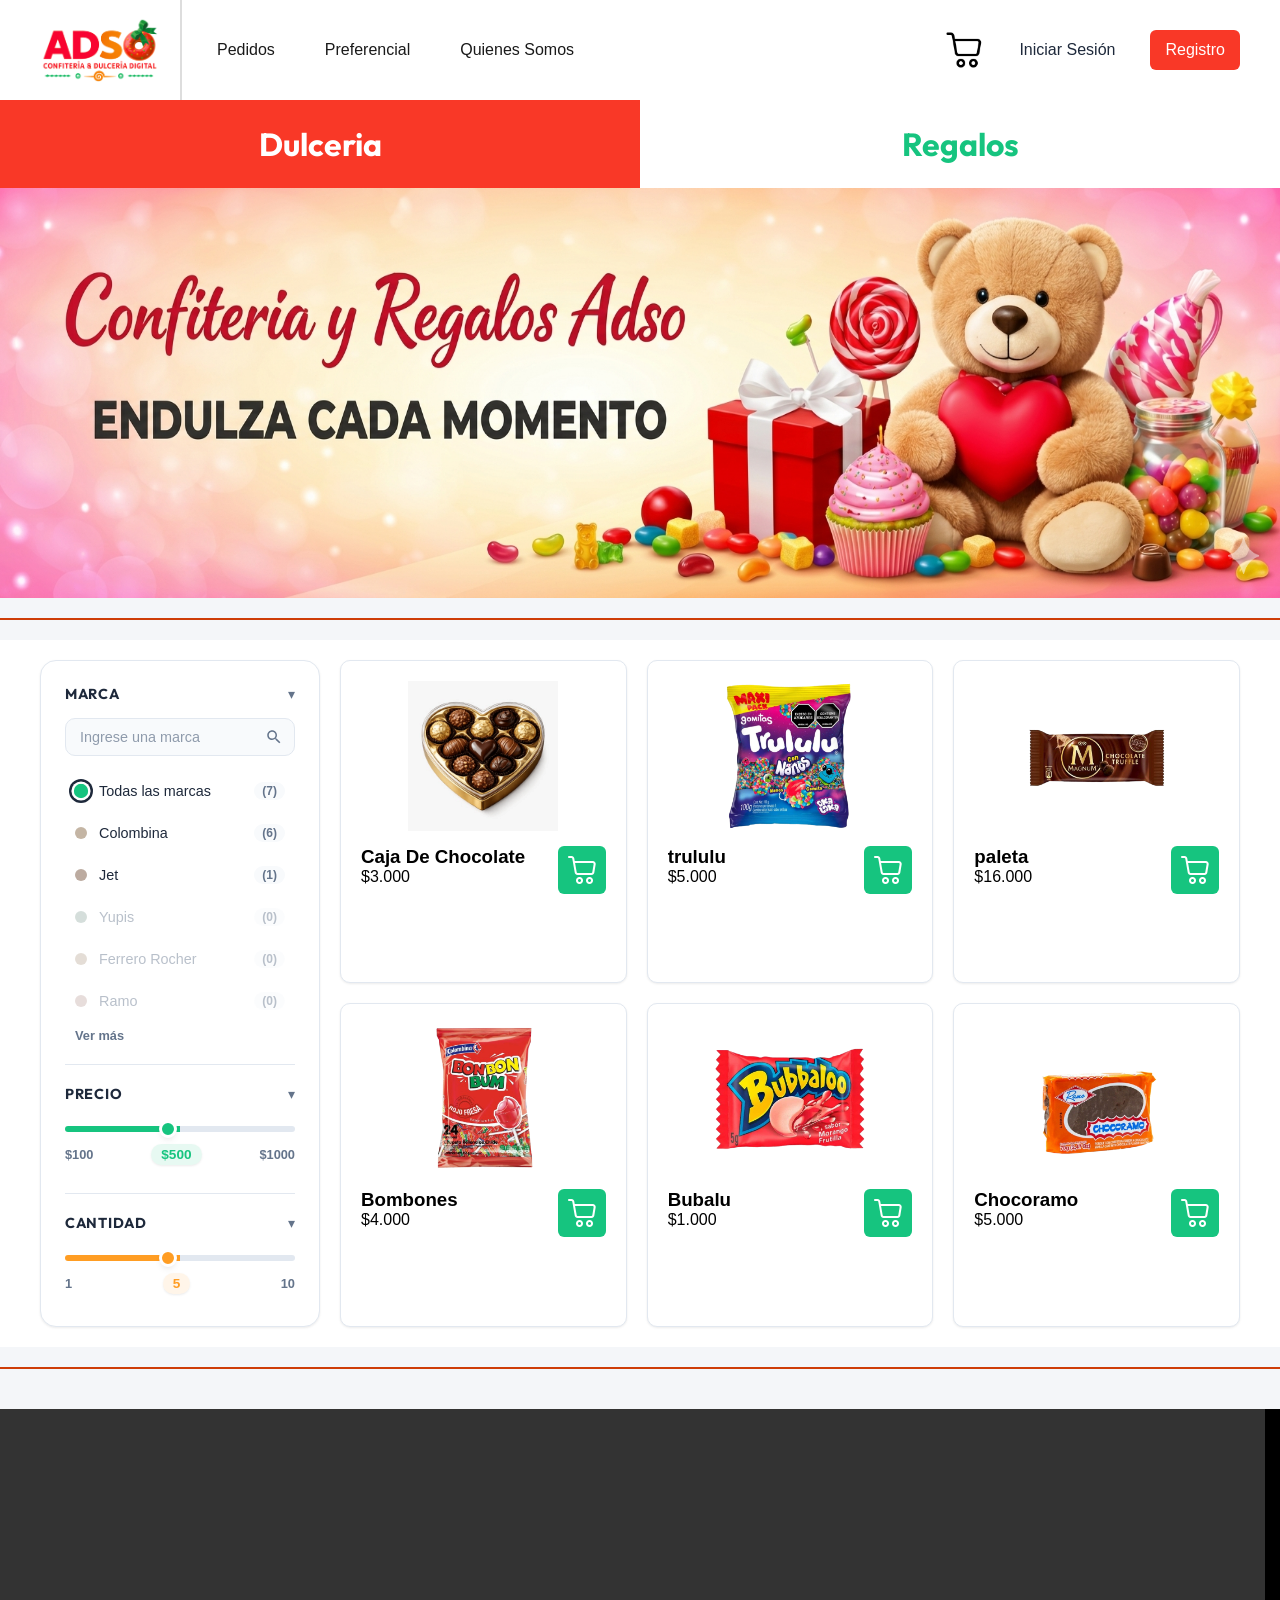
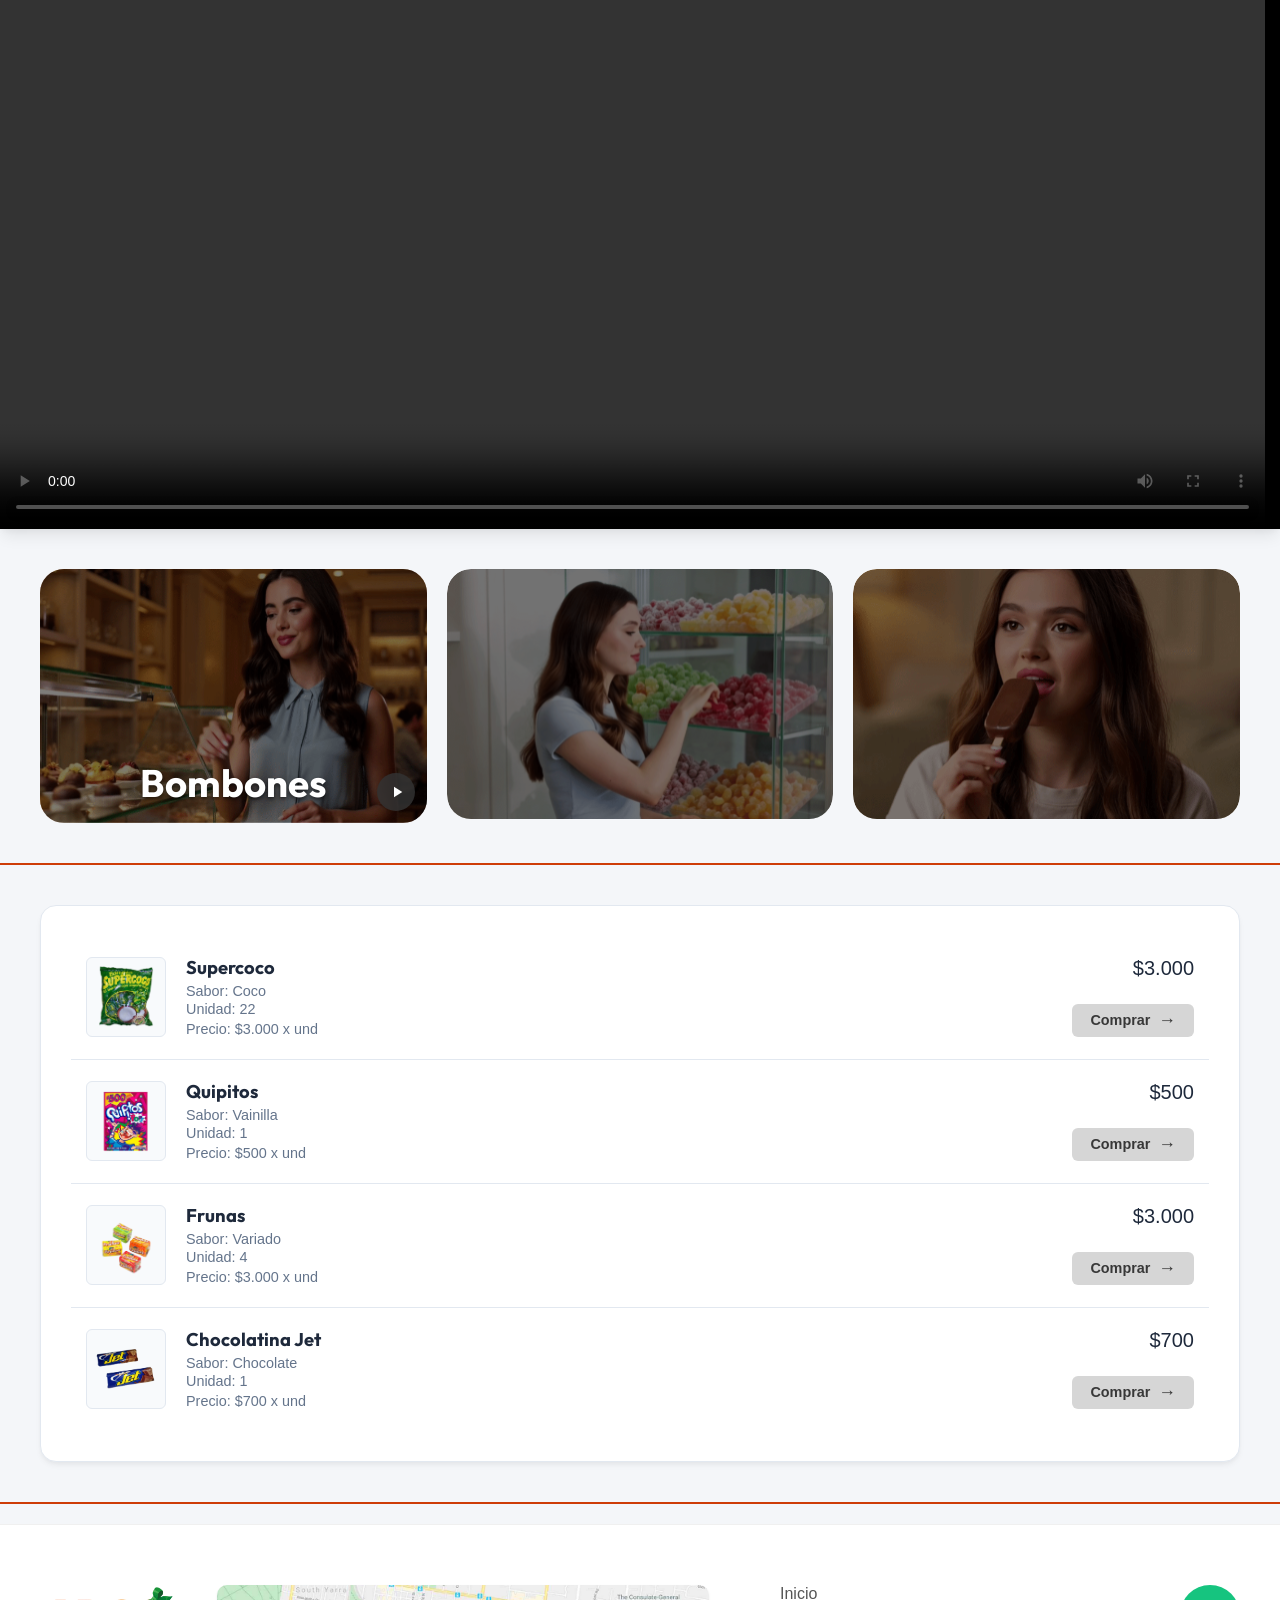
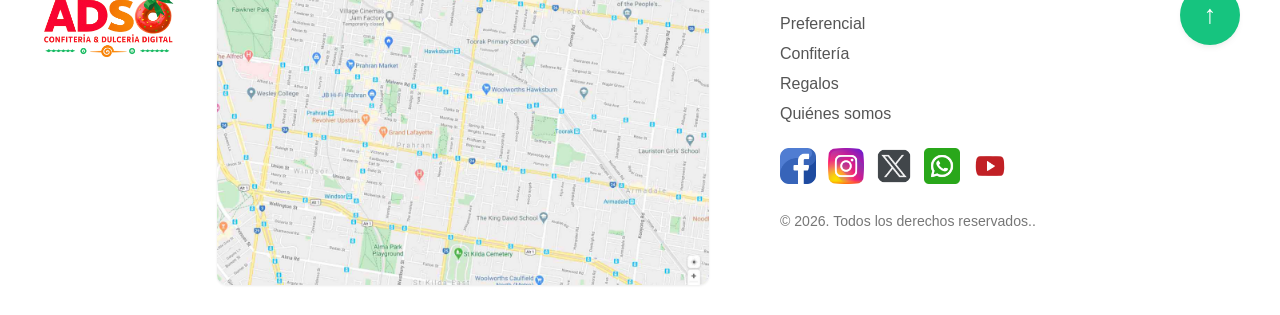
<file: index.html>
<!DOCTYPE html>
<html lang="es">

<head>
    <meta charset="UTF-8">
    <meta name="viewport" content="width=device-width, initial-scale=1.0">
    <title>Confitería Adso</title>
    <link rel="preconnect" href="https://fonts.googleapis.com">
    <link rel="preconnect" href="https://fonts.gstatic.com" crossorigin>
    <link href="https://fonts.googleapis.com/css2?family=Inter:wght@300;400;500;600;700&family=Outfit:wght@400;500;600;700;800&display=swap" rel="stylesheet">
    <link rel="stylesheet" href="styles/styles.css">
</head>

<body>

    <header>
        <input type="checkbox" id="menu-toggle-checkbox" class="menu-toggle-checkbox">

        <div class="derecha header-left">

            <div class="logo">
                <img class="logo-img" src="./assets/logo sin fondo.png" alt="logo">
            </div>
            <hr>
            <nav class="navegacion">
                <ul>

                    <li class="activo"><a href="pedidos.html">Pedidos</a></li>
                    <li class="activo"><a href="preferencial.html">Preferencial</a></li>
                    <li class="activo"><a href="quienes-somos.html">Quienes Somos</a></li>
                    <li class="mobile-only"><a href="inicio de session.html" class="sesion">Iniciar Sesión</a></li>
                    <li class="mobile-only"><a href="registro.html" class="registro">Registro</a></li>
                </ul>
            </nav>

        </div>

        <div class="derecha header-right">
            <a href="carrito.html" class="carrito">
                <img class="carrito-img" src="./assets/dulceria/carro-de-la-compra 1.svg" alt="">
            </a>
            <a href="inicio de session.html" class="sesion desktop-only">Iniciar Sesión</a>
            <a href="registro.html" class="registro desktop-only">Registro</a>
            <label for="menu-toggle-checkbox" class="menu-toggle" aria-label="Abrir menú">
                <span class="bar"></span>
                <span class="bar"></span>
                <span class="bar"></span>
            </label>
        </div>

    </header>
    <section class="categoria">

        <a href="index.html" class="btn-categoria dulceria">Dulceria</a>
        <a href="regalos.html" class="btn-categoria regalo">Regalos</a>
    </section>

    <div class="slider">
        <div class="slides">
            <img src="assets/dulceria/banner 1 - copia.png" alt="banner1">
            <img src="assets/dulceria/banner2.png" alt="banner2" class="banner_regalo">
            <img src="assets/dulceria/banner3.png" alt="banner3">
        </div>
    </div>

    <hr>
    <section class="vitrina-productos">
        <aside class="filtrado">

            <div class="seccion-filtro">
                <input type="checkbox" id="filter-marca-checkbox" class="filter-checkbox">
                <label for="filter-marca-checkbox" class="encabezado-filtro">
                    <h3>Marca</h3>
                    <span class="icono-flecha">&#x25be;</span>
                </label>

                <div class="filter-content">
                    <div class="caja-busqueda">
                        <input type="text" placeholder="Ingrese una marca">
                        <span class="icono-buscar">
                            <svg viewBox="0 0 24 24" class="search-svg"><path d="M15.5 14h-.79l-.28-.27C15.41 12.59 16 11.11 16 9.5 16 5.91 13.09 3 9.5 3S3 5.91 3 9.5 5.91 16 9.5 16c1.61 0 3.09-.59 4.23-1.57l.27.28v.79l5 4.99L20.49 19l-4.99-5zm-6 0C7.01 14 5 11.99 5 9.5S7.01 5 9.5 5 14 7.01 14 9.5 11.99 14 9.5 14z"/></svg>
                        </span>
                    </div>

                    <ul class="lista-filtros">
                        <li>
                            <label class="contenedor-radio">
                                <input type="radio" name="filtro-marca" checked>
                                <span class="punto-color punto-todas"></span>
                                <span class="texto-etiqueta">Todas las marcas <span class="contador">(7)</span></span>
                            </label>
                        </li>
                        <li>
                            <label class="contenedor-radio">
                                <input type="radio" name="filtro-marca">
                                <span class="punto-color punto-colombina"></span>
                                <span class="texto-etiqueta">Colombina <span class="contador">(6)</span></span>
                            </label>
                        </li>
                        <li>
                            <label class="contenedor-radio">
                                <input type="radio" name="filtro-marca">
                                <span class="punto-color punto-jet"></span>
                                <span class="texto-etiqueta">Jet <span class="contador">(1)</span></span>
                            </label>
                        </li>
                        <li>
                            <label class="contenedor-radio deshabilitado">
                                <input type="radio" name="filtro-marca" disabled>
                                <span class="punto-color punto-yupis"></span>
                                <span class="texto-etiqueta">Yupis <span class="contador">(0)</span></span>
                            </label>
                        </li>
                        <li>
                            <label class="contenedor-radio deshabilitado">
                                <input type="radio" name="filtro-marca" disabled>
                                <span class="punto-color punto-ferrero"></span>
                                <span class="texto-etiqueta">Ferrero Rocher <span class="contador">(0)</span></span>
                            </label>
                        </li>
                        <li>
                            <label class="contenedor-radio deshabilitado">
                                <input type="radio" name="filtro-marca" disabled>
                                <span class="punto-color punto-ramo"></span>
                                <span class="texto-etiqueta">Ramo <span class="contador">(0)</span></span>
                            </label>
                        </li>
                    </ul>
                    <a href="#" class="ver-mas">Ver más</a>
                </div>
            </div>

            <hr class="linea-divisoria">

            <div class="seccion-filtro">
                <input type="checkbox" id="filter-precio-checkbox" class="filter-checkbox">
                <label for="filter-precio-checkbox" class="encabezado-filtro">
                    <h3>Precio</h3>
                    <span class="icono-flecha">&#x25be;</span>
                </label>
                <div class="filter-content">
                    <div class="contenedor-rango tema-verde">
                        <input type="range" min="100" max="1000" value="500" class="deslizador">
                        <div class="etiquetas-rango">
                            <span>$100</span>
                            <span class="valor-actual">$500</span>
                            <span>$1000</span>
                        </div>
                    </div>
                </div>
            </div>

            <hr class="linea-divisoria">

            <div class="seccion-filtro">
                <input type="checkbox" id="filter-cantidad-checkbox" class="filter-checkbox">
                <label for="filter-cantidad-checkbox" class="encabezado-filtro">
                    <h3>Cantidad</h3>
                    <span class="icono-flecha">&#x25be;</span>
                </label>
                <div class="filter-content">
                    <div class="contenedor-rango tema-naranja">
                        <input type="range" min="1" max="10" value="5" class="deslizador">
                        <div class="etiquetas-rango">
                            <span>1</span>
                            <span class="valor-actual">5</span>
                            <span>10</span>
                        </div>
                    </div>
                </div>
            </div>

        </aside>

        <section class="productos">
 
            <div class="card">
                <div class="imgs">
                    <img class="card-img-left" src="./assets/dulceria/chocolate.png" alt="chocolate">
                    <img class="card-img" src="./assets/dulceria/chocolate.png" alt="chocolate">
                    <img class="card-img-right" src="./assets/dulceria/chocolate.png" alt="chocolate">
                </div>
                <div class="items">
                    <div class="top">
                        <h3>Caja De Chocolate</h3>
                        <p>$3.000</p>
                    </div>
                    <button class="agregar-carrito">
                        <img class="icono" src="./assets/dulceria/carro-de-la-compra 1.svg" alt="Agregar al carrito">
                    </button>
                </div>
            </div>

            <div class="card">
                <div class="imgs">
                    <img class="card-img-left" src="./assets/dulceria/trululu.png" alt="">
                    <img class="card-img" src="./assets/dulceria/trululu.png" alt="">
                    <img class="card-img-right" src="./assets/dulceria/trululu.png" alt="">
                </div>
                <div class="items">
                    <div class="top">
                        <h3>trululu</h3>
                        <p>$5.000</p>
                    </div>
                    <button class="agregar-carrito">
                        <img class="icono" src="./assets/dulceria/carro-de-la-compra 1.svg" alt="Agregar al carrito">
                    </button>
                </div>
            </div>

            <div class="card">
                <div class="imgs">
                    <img class="card-img-left" src="./assets/dulceria/paleta.png" alt="">
                    <img class="card-img" src="./assets/dulceria/paleta.png" alt="">
                    <img class="card-img-right" src="./assets/dulceria/paleta.png" alt="">
                </div>
                <div class="items">
                    <div class="top">
                        <h3>paleta</h3>
                        <p>$16.000</p>
                    </div>
                    <button class="agregar-carrito">
                        <img class="icono" src="./assets/dulceria/carro-de-la-compra 1.svg" alt="Agregar al carrito">
                    </button>
                </div>
            </div>

            <div class="card">
                <div class="imgs">
                    <img class="card-img-left" src="./assets/dulceria/bombones.png" alt="">
                    <img class="card-img" src="./assets/dulceria/bombones.png" alt="">
                    <img class="card-img-right" src="./assets/dulceria/bombones.png" alt="">
                </div>
                <div class="items">
                    <div class="top">
                        <h3>Bombones</h3>
                        <p>$4.000</p>
                    </div>
                    <button class="agregar-carrito">
                        <img class="icono" src="./assets/dulceria/carro-de-la-compra 1.svg" alt="Agregar al carrito">
                    </button>
                </div>
            </div>

            <div class="card">
                <div class="imgs">
                    <img class="card-img-left" src="./assets/dulceria/bubalu.png" alt="">
                    <img class="card-img" src="./assets/dulceria/bubalu.png" alt="">
                    <img class="card-img-right" src="./assets/dulceria/bubalu.png" alt="">
                </div>
                <div class="items">
                    <div class="top">
                        <h3>Bubalu</h3>
                        <p>$1.000</p>
                    </div>
                    <button class="agregar-carrito">
                        <img class="icono" src="./assets/dulceria/carro-de-la-compra 1.svg" alt="Agregar al carrito">
                    </button>
                </div>
            </div>

            <div class="card">
                <div class="imgs">
                    <img class="card-img-left" src="./assets/dulceria/chocoramo.png" alt="">
                    <img class="card-img" src="./assets/dulceria/chocoramo.png" alt="">
                    <img class="card-img-right" src="./assets/dulceria/chocoramo.png" alt="">
                </div>
                <div class="items">
                    <div class="top">
                        <h3>Chocoramo</h3>
                        <p>$5.000</p>
                    </div>
                    <button class="agregar-carrito">
                        <img class="icono" src="./assets/dulceria/carro-de-la-compra 1.svg" alt="Agregar al carrito">
                    </button>
                </div>
            </div>
        </section>
    </section>
    <hr>
    <section class="videos-section">
        <input type="radio" name="video-group" id="video-select-bombon" checked class="video-radio">
        <input type="radio" name="video-group" id="video-select-gomita" class="video-radio">
        <input type="radio" name="video-group" id="video-select-paleta" class="video-radio">

        <div class="videos-producto">
            <div class="tarjeta-videos">
                <video id="video-bombon" width="100%" height="100%" controls>
                    <source src="./assets/dulceria/bombones.mp4" type="video/mp4">
                </video>
                <video id="video-gomita" width="100%" height="100%" controls>
                    <source src="./assets/dulceria/gomitas.mp4" type="video/mp4">
                </video>
                <video id="video-paleta" width="100%" height="100%" controls autoplay muted loop>
                    <source src="./assets/dulceria/Paleta de chocolate.mp4" type="video/mp4">
                </video>
            </div>
        </div>

        <div class="imagenes-de-video">
            <label for="video-select-bombon">
                <img class="img-video" src="./assets/dulceria/Video 1.svg" alt="Bombones">
                <span class="btn-play-indicator">
                    <svg viewBox="0 0 24 24" class="play-svg"><path d="M8 5v14l11-7z"/></svg>
                </span>
                <span class="video-title-indicator">Bombones</span>
            </label>
            <label for="video-select-gomita">
                <img class="img-video" src="./assets/dulceria/Video 2.svg" alt="Gomitas">
                <span class="btn-play-indicator">
                    <svg viewBox="0 0 24 24" class="play-svg"><path d="M8 5v14l11-7z"/></svg>
                </span>
                <span class="video-title-indicator">Gomitas</span>
            </label>
            <label for="video-select-paleta">
                <img class="img-video" src="./assets/dulceria/Video 3.svg" alt="Paletas">
                <span class="btn-play-indicator">
                    <svg viewBox="0 0 24 24" class="play-svg"><path d="M8 5v14l11-7z"/></svg>
                </span>
                <span class="video-title-indicator">Paleta</span>
            </label>
        </div>
    </section>
    <hr>
    <section>
        <div class="product-container">
            <div class="product-item">
                <img src="./assets/dulceria/super coco.png" alt="Supercoco" class="product-img">
                <div class="product-details">
                    <h2 class="product-title">Supercoco</h2>
                    <p class="product-info">Sabor: Coco</p>
                    <p class="product-info">Unidad: 22</p>
                    <p class="product-info price-per-unit">Precio: $3.000 x und</p>
                </div>
                <div class="product-actions">
                    <span class="product-price">$3.000</span>
                    <button class="btn-buy">Comprar <span class="arrow">&rarr;</span></button>
                </div>
            </div>

            <div class="product-item">
                <img src="./assets/dulceria/quipito.png" alt="Quipitos" class="product-img">
                <div class="product-details">
                    <h2 class="product-title">Quipitos</h2>
                    <p class="product-info">Sabor: Vainilla</p>
                    <p class="product-info">Unidad: 1</p>
                    <p class="product-info price-per-unit">Precio: $500 x und</p>
                </div>
                <div class="product-actions">
                    <span class="product-price">$500</span>
                    <button class="btn-buy">Comprar <span class="arrow">&rarr;</span></button>
                </div>
            </div>

            <div class="product-item">
                <img src="./assets/dulceria/frunas.png" alt="Frunas" class="product-img">
                <div class="product-details">
                    <h2 class="product-title">Frunas</h2>
                    <p class="product-info">Sabor: Variado</p>
                    <p class="product-info">Unidad: 4</p>
                    <p class="product-info price-per-unit">Precio: $3.000 x und</p>
                </div>
                <div class="product-actions">
                    <span class="product-price">$3.000</span>
                    <button class="btn-buy">Comprar <span class="arrow">&rarr;</span></button>
                </div>
            </div>

            <div class="product-item">
                <img src="./assets/dulceria/jet.png" alt="Chocolatina Jet" class="product-img">
                <div class="product-details">
                    <h2 class="product-title">Chocolatina Jet</h2>
                    <p class="product-info">Sabor: Chocolate</p>
                    <p class="product-info">Unidad: 1</p>
                    <p class="product-info price-per-unit">Precio: $700 x und</p>
                </div>
                <div class="product-actions">
                    <span class="product-price">$700</span>
                    <button class="btn-buy">Comprar <span class="arrow">&rarr;</span></button>
                </div>
            </div>
        </div>
    </section>
    <hr>
    <div class="main-footer">
        <div class="footer-container">
            <div class="footer-column footer-logo">
                <img src="./assets/logo sin fondo.png" alt="ADSO Confitería & Dulcería Digital">
            </div>
            <div class="footer-column footer-map">
                <img src="./assets/dulceria/image.png" alt="Mapa de ubicación">
            </div>
            <!-- /informacion del footer de navegacion -->
            <div class="footer-column footer-info">
                <nav class="footer-nav">
                    <ul>
                        <li><a href="#inicio">Inicio</a></li>
                        <li><a href="#preferencial">Preferencial</a></li>
                        <li><a href="#confiteria">Confitería</a></li>
                        <li><a href="#regalos">Regalos</a></li>
                        <li><a href="#quienes-somos">Quiénes somos</a></li>
                    </ul>
                </nav>
                <!-- /redes sociales del footer -->
                <div class="footer-socials">
                    <a href="#" class="social-icon icon-facebook"><img src="./assets/dulceria/facebook.png"
                            alt="Facebook"></a>
                    <a href="#" class="social-icon icon-instagram"><img src="./assets/dulceria/instagram.png"
                            alt="Instagram"></a>
                    <a href="#" class="social-icon icon-x"><img src="./assets/dulceria/twitter.png" alt="X"></a>
                    <a href="#" class="social-icon icon-whatsapp"><img src="./assets/dulceria/whatsapp.png"
                            alt="WhatsApp"></a>
                    <a href="#" class="social-icon icon-youtube"><img src="./assets/dulceria/youtube.png"
                            alt="YouTube"></a>
                </div>
                <p class="footer-copyright">&copy; 2026. Todos los derechos reservados..</p>
            </div>
            <!-- /scroll-top -->
            <div>
                <a href="#top" class="btn-scroll-top" aria-label="Volver arriba">
                    <span class="arrow-up">&uarr;</span>
                </a>
            </div>
        </div>

    </div>
</body>

</html>
</file>
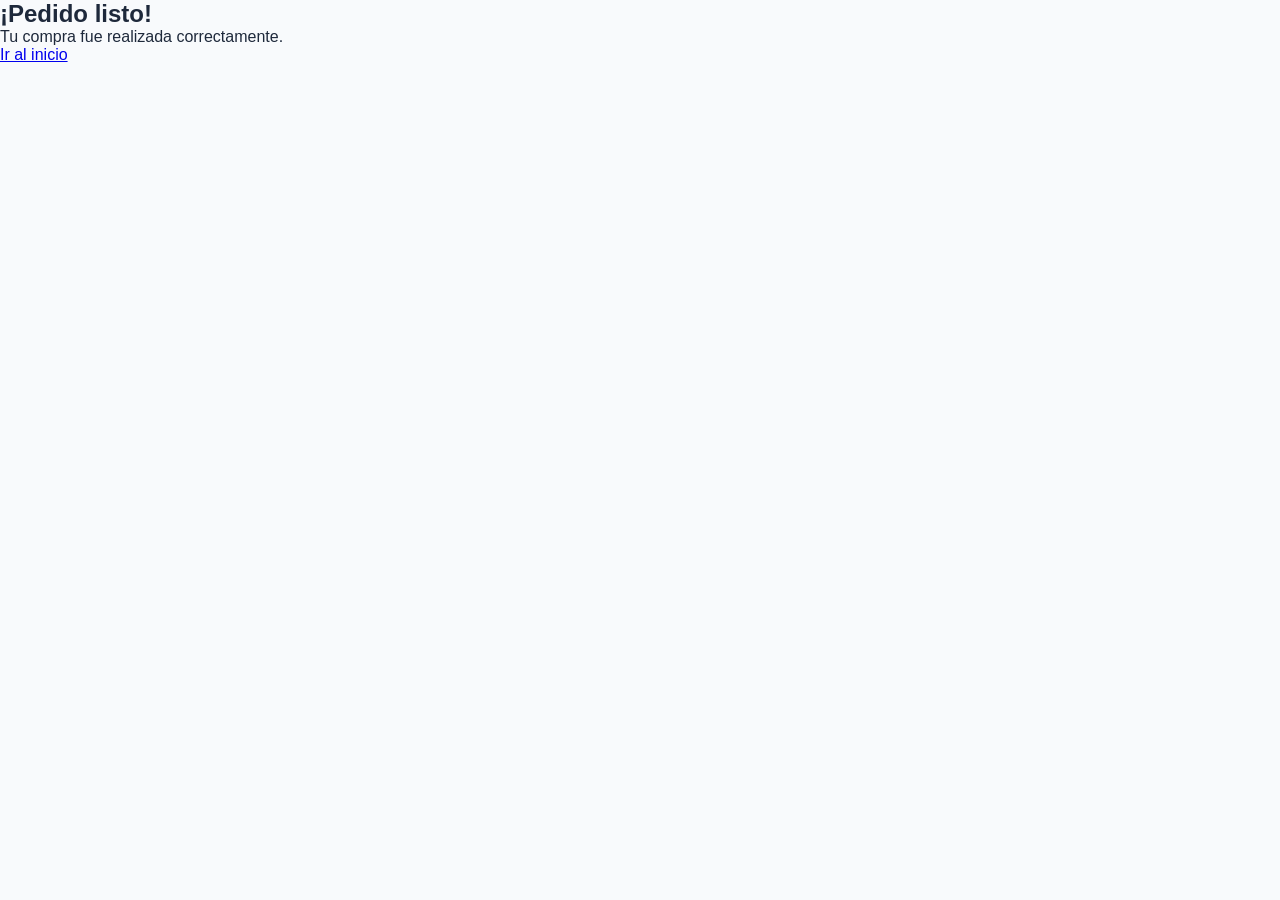
<file: compraexitosa.html>
<!DOCTYPE html>
<html lang="es">
<head>
<meta charset="UTF-8">
<meta name="viewport" content="width=device-width, initial-scale=1.0">
<link rel="stylesheet" href="styles/styles.css">
<link rel="stylesheet" href="styles/carrito.css">
<title>Compra Exitosa</title>
</head>
<body>

<div class="success-box">

<h2>¡Pedido listo!</h2>

<p>
Tu compra fue realizada correctamente.
</p>

<a href="index.html" class="success-btn">
Ir al inicio
</a>

</div>

</body>
</html>
</file>
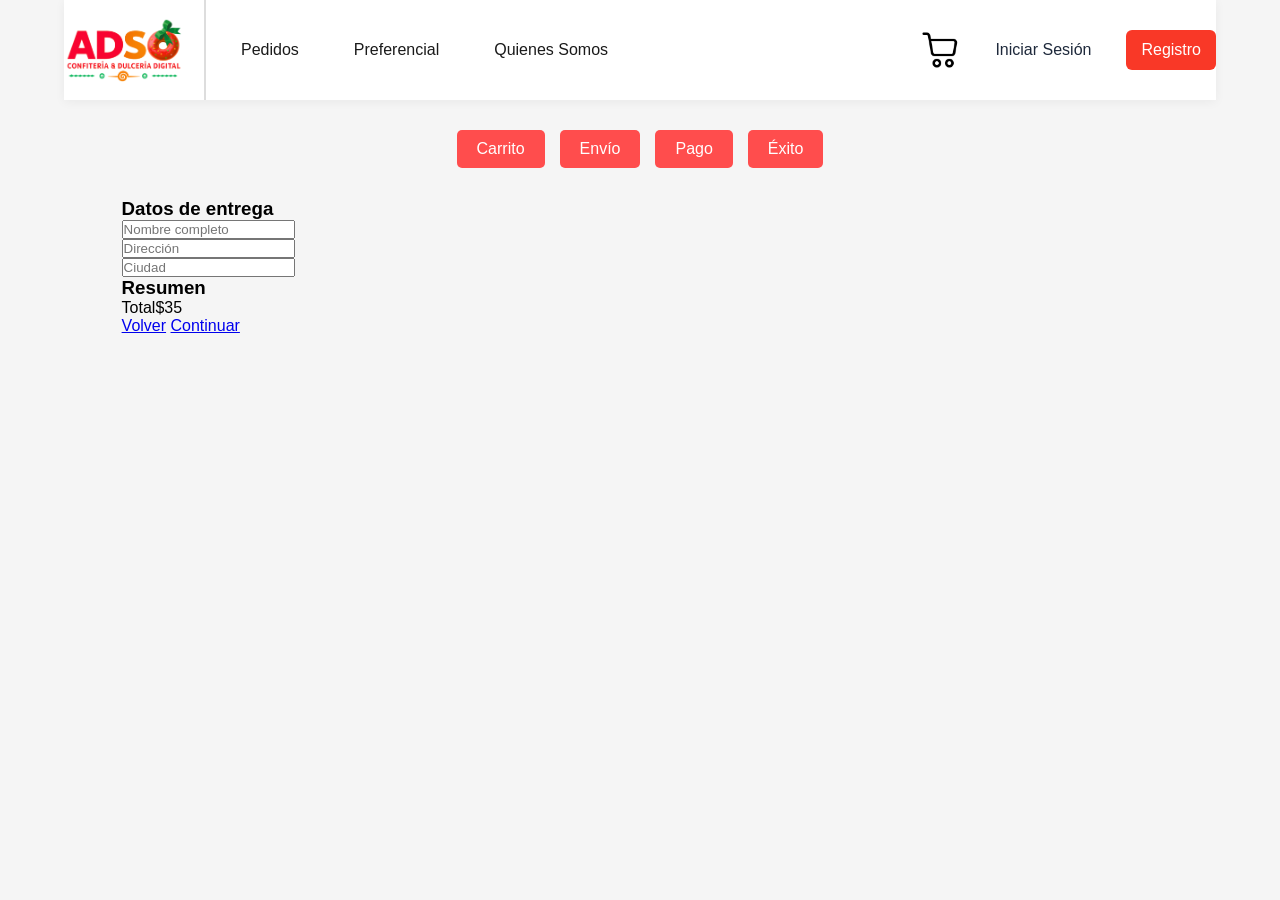
<file: compras.html>
<!DOCTYPE html>
<html lang="es">
<head>
<meta charset="UTF-8">
<meta name="viewport" content="width=device-width, initial-scale=1.0">
<link rel="stylesheet" href="styles/styles.css">
<link rel="stylesheet" href="styles/compras.css">
<title>Carrito</title>
</head>
<body>

<div class="container">

<header>
    <input type="checkbox" id="menu-toggle-checkbox" class="menu-toggle-checkbox">

    <div class="derecha header-left">
        <div class="logo">
            <a href="index.html"><img class="logo-img" src="./assets/logo sin fondo.png" alt="logo"></a>
        </div>
        <hr>
        <nav class="navegacion">
            <ul>
                <li class="activo"><a href="pedidos.html">Pedidos</a></li>
                <li class="activo"><a href="preferencial.html">Preferencial</a></li>
                <li class="activo"><a href="quienes-somos.html">Quienes Somos</a></li>
                <li class="mobile-only"><a href="inicio de session.html" class="sesion">Iniciar Sesión</a></li>
                <li class="mobile-only"><a href="registro.html" class="registro">Registro</a></li>
            </ul>
        </nav>
    </div>

    <div class="derecha header-right">
        <a href="carrito.html" class="carrito">
            <img class="carrito-img" src="./assets/dulceria/carro-de-la-compra 1.svg" alt="">
        </a>
        <a href="inicio de session.html" class="sesion desktop-only">Iniciar Sesión</a>
        <a href="registro.html" class="registro desktop-only">Registro</a>
        <label for="menu-toggle-checkbox" class="menu-toggle" aria-label="Abrir menú">
            <span class="bar"></span>
            <span class="bar"></span>
            <span class="bar"></span>
        </label>
    </div>
</header>
<div class="container">

<div class="steps">
    <span class="step">Carrito</span>
    <span class="step active">Envío</span>
    <span class="step">Pago</span>
    <span class="step">Éxito</span>
</div>

<div class="content">

<div class="left-box">

<h3 class="section-title">Datos de entrega</h3>

<div class="form-group">
<input type="text" placeholder="Nombre completo">
</div>

<div class="form-group">
<input type="text" placeholder="Dirección">
</div>

<div class="form-group">
<input type="text" placeholder="Ciudad">
</div>

</div>

<div class="right-box">

<h3>Resumen</h3>

<div class="summary">
<p><span>Total</span><span>$35</span></p>
</div>

<div class="actions">
<a href="carrito.html" class="btn back">Volver</a>
<a href="pago.html" class="btn next">Continuar</a>
</div>

</div>

</div>
</div>

</body>
</html>
</file>
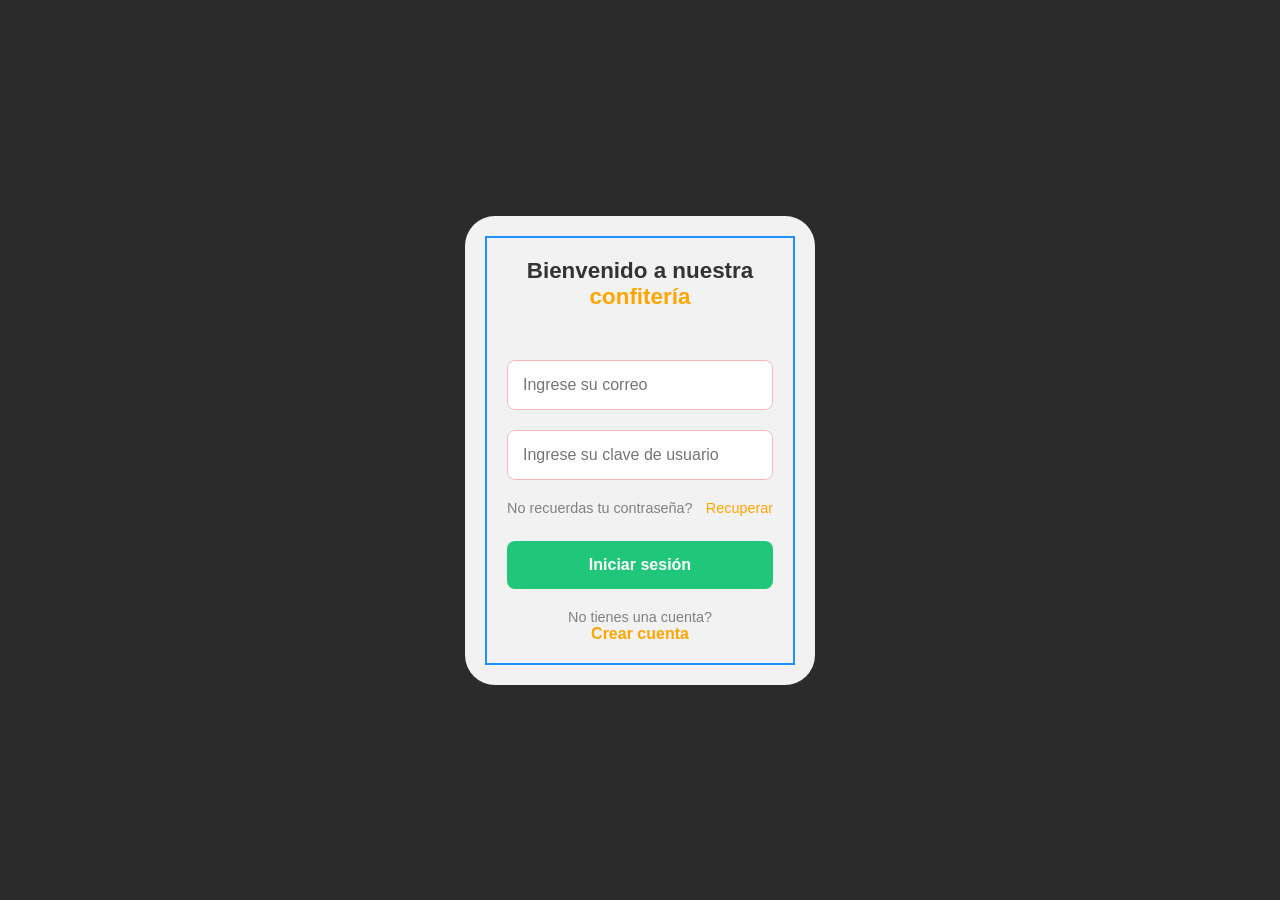
<file: inicio de session.html>
<!DOCTYPE html>
<html lang="es">
<head>
    <meta charset="UTF-8">
    <meta name="viewport" content="width=device-width, initial-scale=1.0">
    <title>Login Confitería</title>
    <link rel="stylesheet" href="styles/inicio-de-session.css">
</head>
<body>

    <div class="contenedor">
        <div class="login">

            <h2>
                Bienvenido a nuestra<br>
                <span>confitería</span>
            </h2>

            <form>
                <input type="email" placeholder="Ingrese su correo">

                <input type="password" placeholder="Ingrese su clave de usuario">

                <div class="opciones">
                    <a href="#">No recuerdas tu contraseña?</a>
                    <a href="#" class="recuperar">Recuperar</a>
                </div>

                <button type="submit">Iniciar sesión</button>

                <div class="registro">
                    <p>No tienes una cuenta?</p>
                    <a href="registro.html">Crear cuenta</a>
                </div>
            </form>

        </div>
    </div>

</body>
</html>
</file>
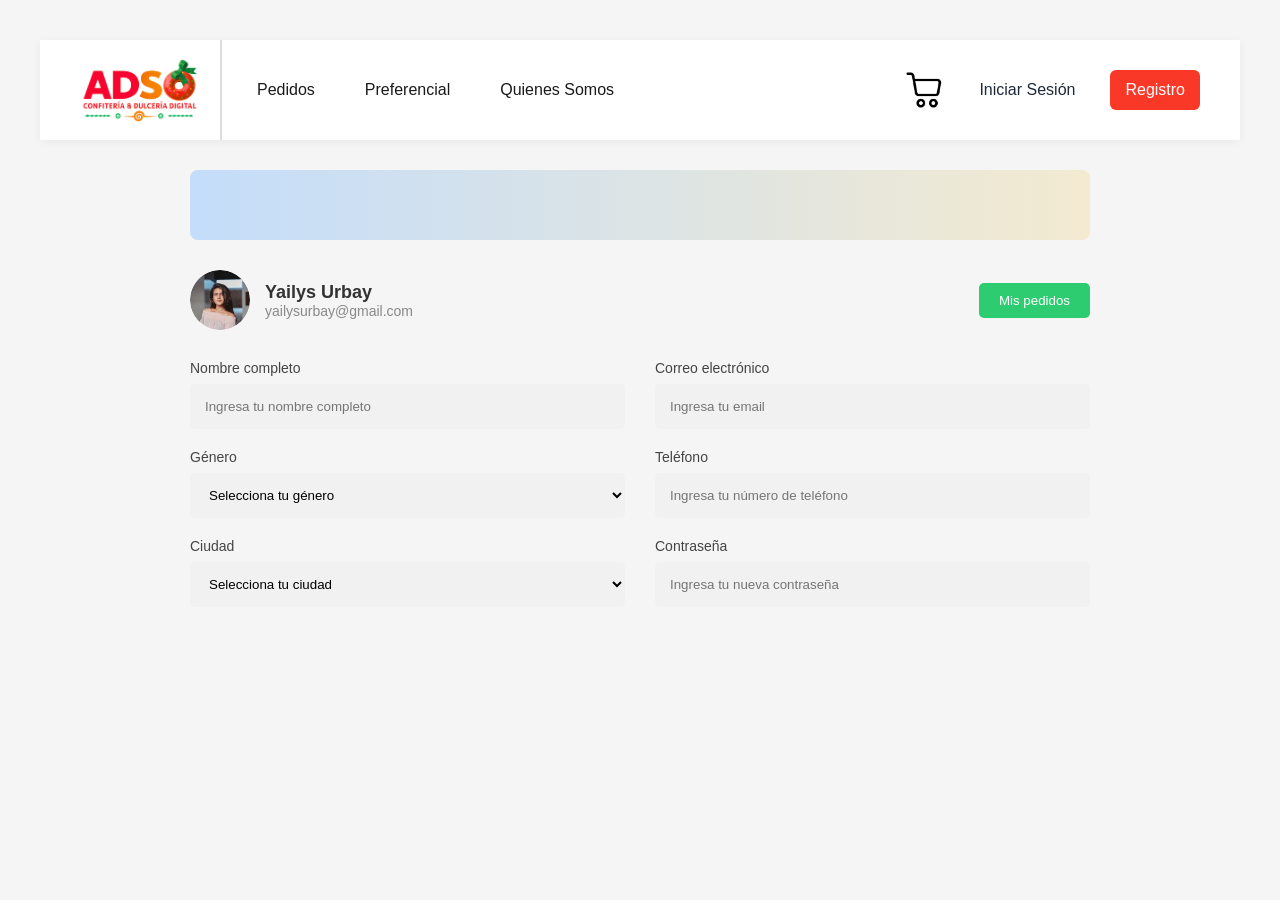
<file: mi perfil.html>
<!DOCTYPE html>
<html lang="es">
<head>
    <meta charset="UTF-8">
    <meta name="viewport" content="width=device-width, initial-scale=1.0">
    <title>Mi Perfil</title>
    <link rel="stylesheet" href="styles/styles.css">
    <link rel="stylesheet" href="styles/mi-perfil.css">
</head>
<body>

    <header>
        <input type="checkbox" id="menu-toggle-checkbox" class="menu-toggle-checkbox">

        <div class="derecha header-left">
            <div class="logo">
                <a href="index.html"><img class="logo-img" src="assets/logo sin fondo.png" alt="logo"></a>
            </div>
            <hr>
            <nav class="navegacion">
                <ul>
                    <li class="activo"><a href="pedidos.html">Pedidos</a></li>
                    <li class="activo"><a href="preferencial.html">Preferencial</a></li>
                    <li class="activo"><a href="quienes-somos.html">Quienes Somos</a></li>
                    <li class="mobile-only"><a href="inicio de session.html" class="sesion">Iniciar Sesión</a></li>
                    <li class="mobile-only"><a href="registro.html" class="registro">Registro</a></li>
                </ul>
            </nav>
        </div>

        <div class="derecha header-right">
            <a href="carrito.html" class="carrito">
                <img class="carrito-img" src="assets/dulceria/carro-de-la-compra 1.svg" alt="Carrito">
            </a>
            <a href="inicio de session.html" class="sesion desktop-only">Iniciar Sesión</a>
            <a href="registro.html" class="registro desktop-only">Registro</a>
            <label for="menu-toggle-checkbox" class="menu-toggle" aria-label="Abrir menú">
                <span class="bar"></span>
                <span class="bar"></span>
                <span class="bar"></span>
            </label>
        </div>

    </header>

    <div class="contenedor">

        <!-- Banner -->
        <div class="banner"></div>

        <!-- Perfil -->
        <div class="perfil-header">

            <div class="usuario">
                <img src="assets/perfil/WhatsApp Image 2026-06-13 at 4.40.20 PM.png" alt="Perfil">

                <div>
                    <h3>Yailys Urbay</h3>
                    <p>yailysurbay@gmail.com</p>
                </div>
            </div>

            <button class="btn-pedidos">
                Mis pedidos
            </button>

        </div>

        <!-- Formulario -->

        <form class="formulario">

            <div class="campo">
                <label>Nombre completo</label>
                <input type="text" placeholder="Ingresa tu nombre completo">
            </div>

            <div class="campo">
                <label>Correo electrónico</label>
                <input type="email" placeholder="Ingresa tu email">
            </div>

            <div class="campo">
                <label>Género</label>
                <select>
                    <option>Selecciona tu género</option>
                    <option>Masculino</option>
                    <option>Femenino</option>
                </select>
            </div>

            <div class="campo">
                <label>Teléfono</label>
                <input type="text" placeholder="Ingresa tu número de teléfono">
            </div>

            <div class="campo">
                <label>Ciudad</label>
                <select>
                    <option>Selecciona tu ciudad</option>
                </select>
            </div>

            <div class="campo">
                <label>Contraseña</label>
                <input type="password" placeholder="Ingresa tu nueva contraseña">
            </div>

        </form>

    </div>

</body>
</html>
</file>
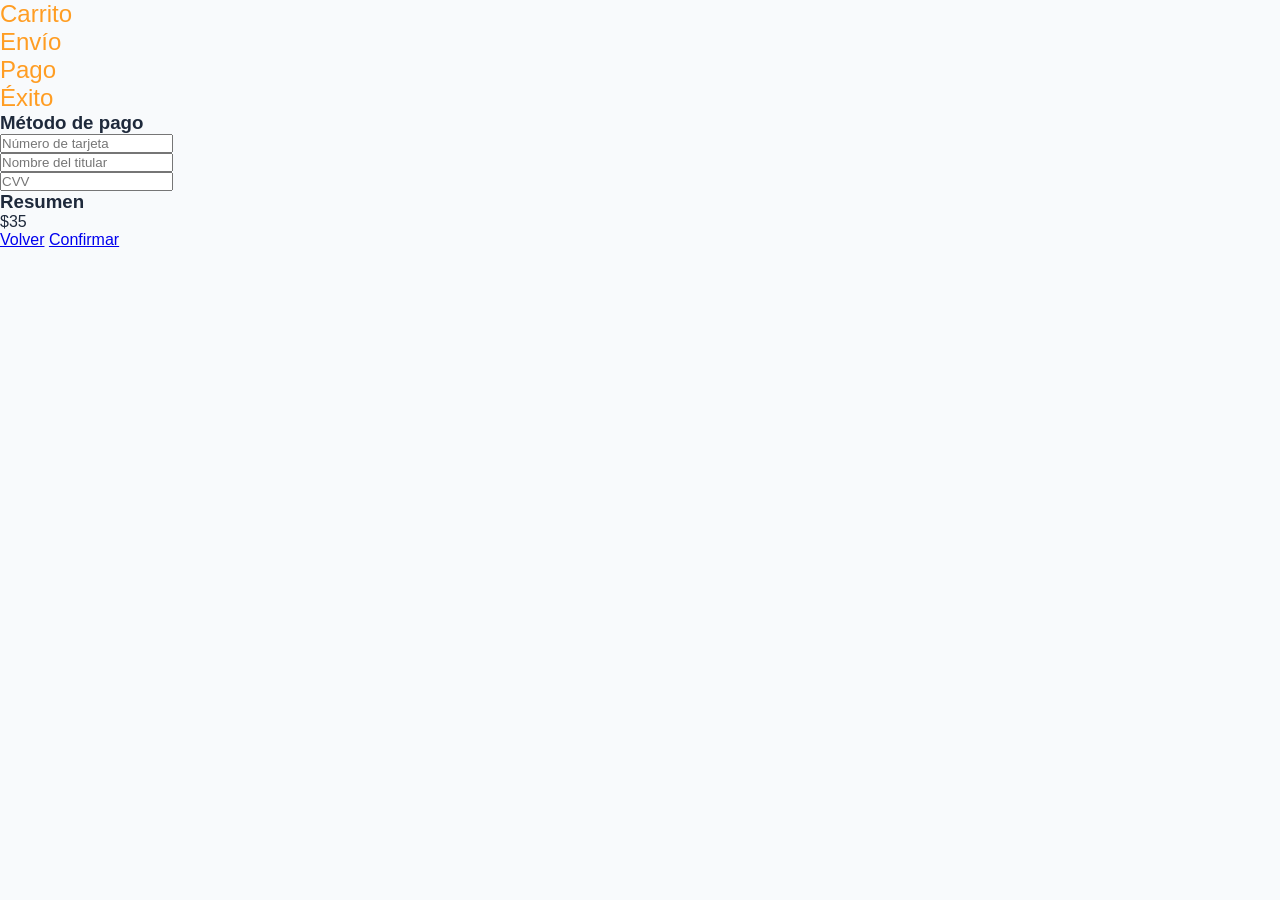
<file: pago.html>
<!DOCTYPE html>
<html lang="es">
<head>
<meta charset="UTF-8">
<meta name="viewport" content="width=device-width, initial-scale=1.0">
<link rel="stylesheet" href="styles/styles.css">
<link rel="stylesheet" href="styles/carrito.css">
<title>Pago</title>
</head>
<body>

<div class="container">

<div class="steps">
    <span class="step">Carrito</span>
    <span class="step">Envío</span>
    <span class="step active">Pago</span>
    <span class="step">Éxito</span>
</div>

<div class="content">

<div class="left-box">

<h3 class="section-title">Método de pago</h3>

<div class="form-group">
<input type="text" placeholder="Número de tarjeta">
</div>

<div class="form-group">
<input type="text" placeholder="Nombre del titular">
</div>

<div class="form-group">
<input type="text" placeholder="CVV">
</div>

</div>

<div class="right-box">

<h3>Resumen</h3>

<p class="total">$35</p>

<div class="actions">
<a href="compras.html" class="btn back">Volver</a>
<a href="compraexitosa.html" class="btn next">Confirmar</a>
</div>

</div>

</div>
</div>

</body>
</html>
</file>
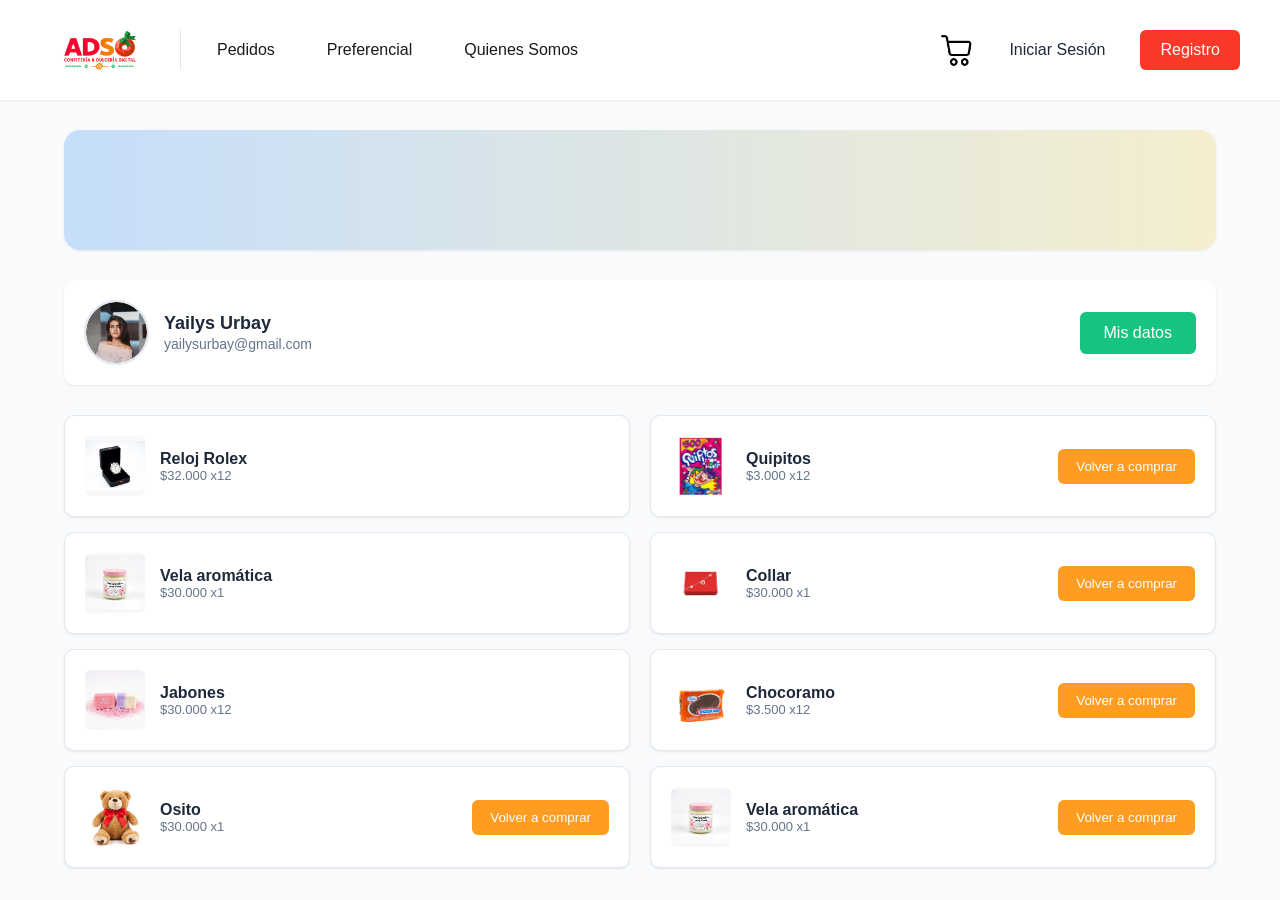
<file: pedidos.html>
<!DOCTYPE html>
<html lang="es">
<head>
    <meta charset="UTF-8">
    <meta name="viewport" content="width=device-width, initial-scale=1.0">
    <title>Mis Pedidos</title>
    <link rel="stylesheet" href="styles/styles.css">
    <link rel="stylesheet" href="styles/pedidos.css">
</head>
<body>

    <header>
        <input type="checkbox" id="menu-toggle-checkbox" class="menu-toggle-checkbox">

        <div class="derecha header-left">
            <div class="logo">
                <a href="index.html"><img class="logo-img" src="assets/logo sin fondo.png" alt="logo"></a>
            </div>
            <hr>
            <nav class="navegacion">
                <ul>
                    <li class="activo"><a href="pedidos.html">Pedidos</a></li>
                    <li class="activo"><a href="preferencial.html">Preferencial</a></li>
                    <li class="activo"><a href="quienes-somos.html">Quienes Somos</a></li>
                    <li class="mobile-only"><a href="inicio de session.html" class="sesion">Iniciar Sesión</a></li>
                    <li class="mobile-only"><a href="registro.html" class="registro">Registro</a></li>
                </ul>
            </nav>
        </div>

        <div class="derecha header-right">
            <a href="carrito.html" class="carrito">
                <img class="carrito-img" src="assets/dulceria/carro-de-la-compra 1.svg" alt="Carrito">
            </a>
            <a href="inicio de session.html" class="sesion desktop-only">Iniciar Sesión</a>
            <a href="registro.html" class="registro desktop-only">Registro</a>
            <label for="menu-toggle-checkbox" class="menu-toggle" aria-label="Abrir menú">
                <span class="bar"></span>
                <span class="bar"></span>
                <span class="bar"></span>
            </label>
        </div>

    </header>

    <main class="contenedor">

        <!-- Banner -->
        <div class="banner"></div>

        <!-- Perfil -->
        <section class="perfil">
            <div class="usuario">
                <img src="assets/pedidos/WhatsApp Image 2026-06-13 at 4.40.20 PM.png" alt="Usuario">
                <div>
                    <h3>Yailys Urbay</h3>
                    <p>yailysurbay@gmail.com</p>
                </div>
            </div>

            <a href="mi perfil.html" class="btn-datos">Mis datos</a>
        </section>

        <!-- Pedidos -->
        <section class="pedidos">

            <div class="columna">

                <div class="pedido">
                    <img src="assets/pedidos/reloj.png" alt="">
                    <div>
                        <h4>Reloj Rolex</h4>
                        <p>$32.000 x12</p>
                    </div>
                </div>

                <div class="pedido">
                    <img src="assets/pedidos/vela.png" alt="">
                    <div>
                        <h4>Vela aromática</h4>
                        <p>$30.000 x1</p>
                    </div>
                </div>

                <div class="pedido">
                    <img src="assets/pedidos/jabones.png" alt="">
                    <div>
                        <h4>Jabones</h4>
                        <p>$30.000 x12</p>
                    </div>
                </div>

                <div class="pedido">
                    <img src="assets/pedidos/oso.png" alt="">
                    <div>
                        <h4>Osito</h4>
                        <p>$30.000 x1</p>
                    </div>

                    <button>Volver a comprar</button>
                </div>

            </div>

            <div class="columna">

                <div class="pedido">
                    <img src="assets/pedidos/quipito.png" alt="">
                    <div>
                        <h4>Quipitos</h4>
                        <p>$3.000 x12</p>
                    </div>

                    <button>Volver a comprar</button>
                </div>

                <div class="pedido">
                    <img src="assets/pedidos/caja con dijen.png" alt="">
                    <div>
                        <h4>Collar</h4>
                        <p>$30.000 x1</p>
                    </div>

                    <button>Volver a comprar</button>
                </div>

                <div class="pedido">
                    <img src="assets/pedidos/chocoramo.png" alt="">
                    <div>
                        <h4>Chocoramo</h4>
                        <p>$3.500 x12</p>
                    </div>

                    <button>Volver a comprar</button>
                </div>

                <div class="pedido">
                    <img src="assets/pedidos/vela.png" alt="">
                    <div>
                        <h4>Vela aromática</h4>
                        <p>$30.000 x1</p>
                    </div>

                    <button>Volver a comprar</button>
                </div>

            </div>

        </section>

    </main>

</body>
</html>
</file>
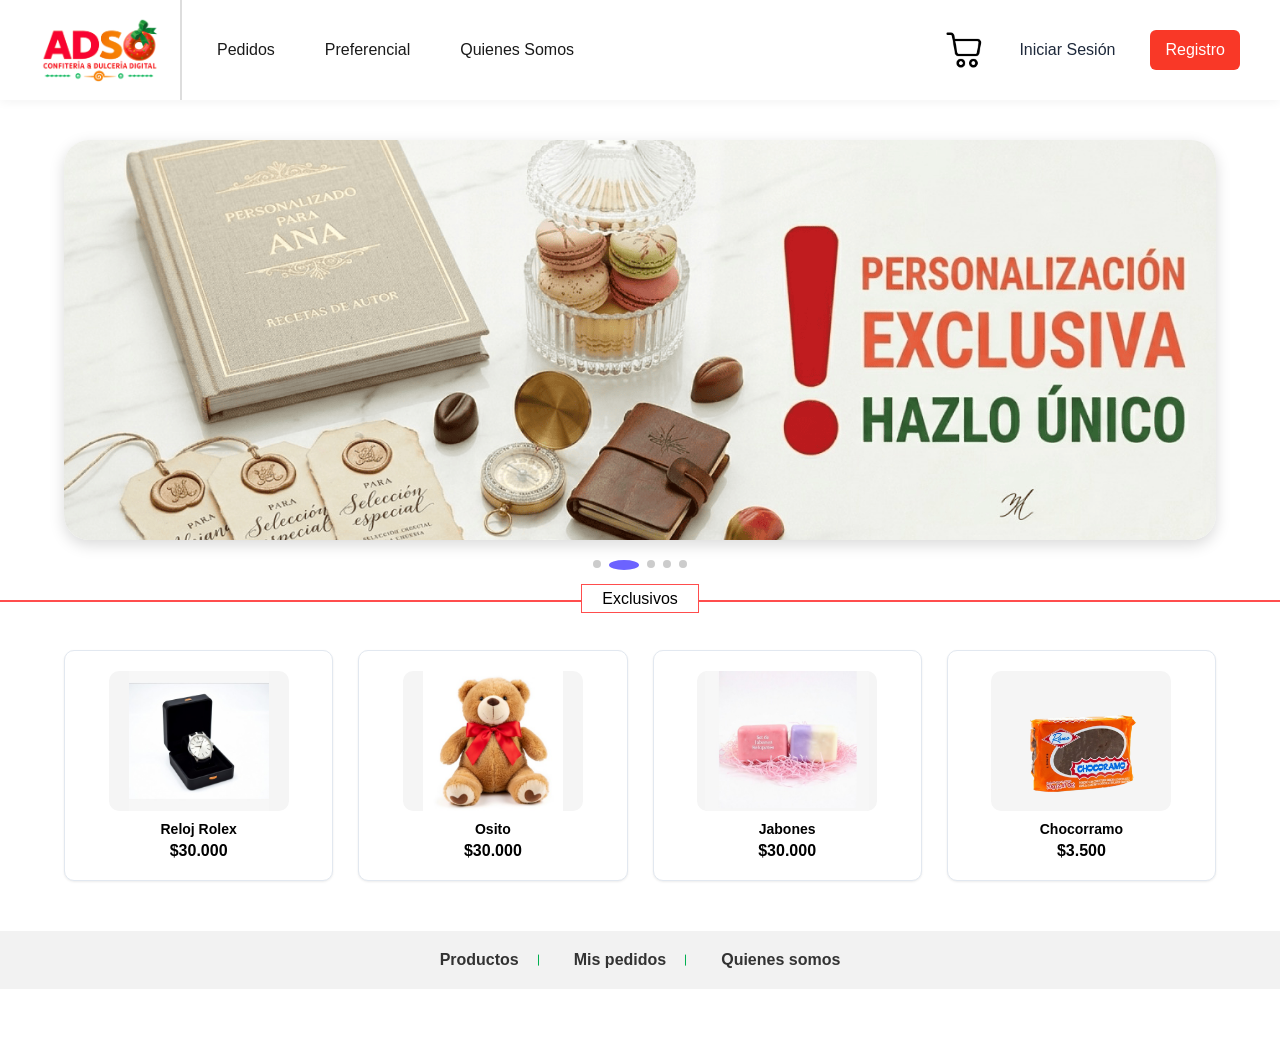
<file: preferencial.html>
<!DOCTYPE html>
<html lang="es">
<head>
    <meta charset="UTF-8">
    <meta name="viewport" content="width=device-width, initial-scale=1.0">
    <title>Preferencial</title>
    <link rel="stylesheet" href="styles/styles.css">
    <link rel="stylesheet" href="styles/preferencial.css">
    <link rel="stylesheet"
    href="https://cdnjs.cloudflare.com/ajax/libs/font-awesome/6.5.1/css/all.min.css">
</head>
<body id="top">

    <header>
        <input type="checkbox" id="menu-toggle-checkbox" class="menu-toggle-checkbox">

        <div class="derecha header-left">
            <div class="logo">
                <a href="index.html"><img class="logo-img" src="assets/logo sin fondo.png" alt="logo"></a>
            </div>
            <hr>
            <nav class="navegacion">
                <ul>
                    <li class="activo"><a href="pedidos.html">Pedidos</a></li>
                    <li class="activo"><a href="preferencial.html">Preferencial</a></li>
                    <li class="activo"><a href="quienes-somos.html">Quienes Somos</a></li>
                    <li class="mobile-only"><a href="inicio de session.html" class="sesion">Iniciar Sesión</a></li>
                    <li class="mobile-only"><a href="registro.html" class="registro">Registro</a></li>
                </ul>
            </nav>
        </div>

        <div class="derecha header-right">
            <a href="carrito.html" class="carrito">
                <img class="carrito-img" src="assets/dulceria/carro-de-la-compra 1.svg" alt="Carrito">
            </a>
            <a href="inicio de session.html" class="sesion desktop-only">Iniciar Sesión</a>
            <a href="registro.html" class="registro desktop-only">Registro</a>
            <label for="menu-toggle-checkbox" class="menu-toggle" aria-label="Abrir menú">
                <span class="bar"></span>
                <span class="bar"></span>
                <span class="bar"></span>
            </label>
        </div>

    </header>

    <section class="slider">

        <div class="slides">

            <div class="slide">
                <img src="assets/preferencial/sline1.png" alt="Banner 1">
            </div>

            <div class="slide">
                <img src="assets/preferencial/sline2.png" alt="Banner 2">
            </div>

            <div class="slide">
                <img src="assets/preferencial/sline3.png" alt="Banner 3">
            </div>

            <div class="slide">
                <img src="assets/preferencial/sline4.png" alt="Banner 4">
            </div>
            <div class="slide">
                <img src="assets/preferencial/sline5.png" alt="Banner 5">
            </div>

        </div>

    </section>

    <!-- INDICADORES -->
    <div class="slider-dots">
        <span></span>
        <span class="activo"></span>
        <span></span>
        <span></span>
        <span></span>
    </div>

    <!-- TITULO -->
    <div class="titulo">
        <span>Exclusivos</span>
    </div>

    <!-- PRODUCTOS -->
    <section class="productos">

        <div class="card">
            <img src="assets/preferencial/reloj.png" alt="">
            <h3>Reloj Rolex</h3>
            <p>$30.000</p>
        </div>

        <div class="card">
            <img src="assets/preferencial/oso.png" alt="">
            <h3>Osito</h3>
            <p>$30.000</p>
        </div>

        <div class="card">
            <img src="assets/preferencial/jabones.png" alt="">
            <h3>Jabones</h3>
            <p>$30.000</p>
        </div>

        <div class="card">
            <img src="assets/preferencial/chocoramo.png" alt="">
            <h3>Chocorramo</h3>
            <p>$3.500</p>
        </div>

    </section>

    <!-- FOOTER -->
    <footer>
        <a href="#">Productos</a>
        <a href="#">Mis pedidos</a>
        <a href="#">Quienes somos</a>
    </footer>

</body>
</html>
</file>
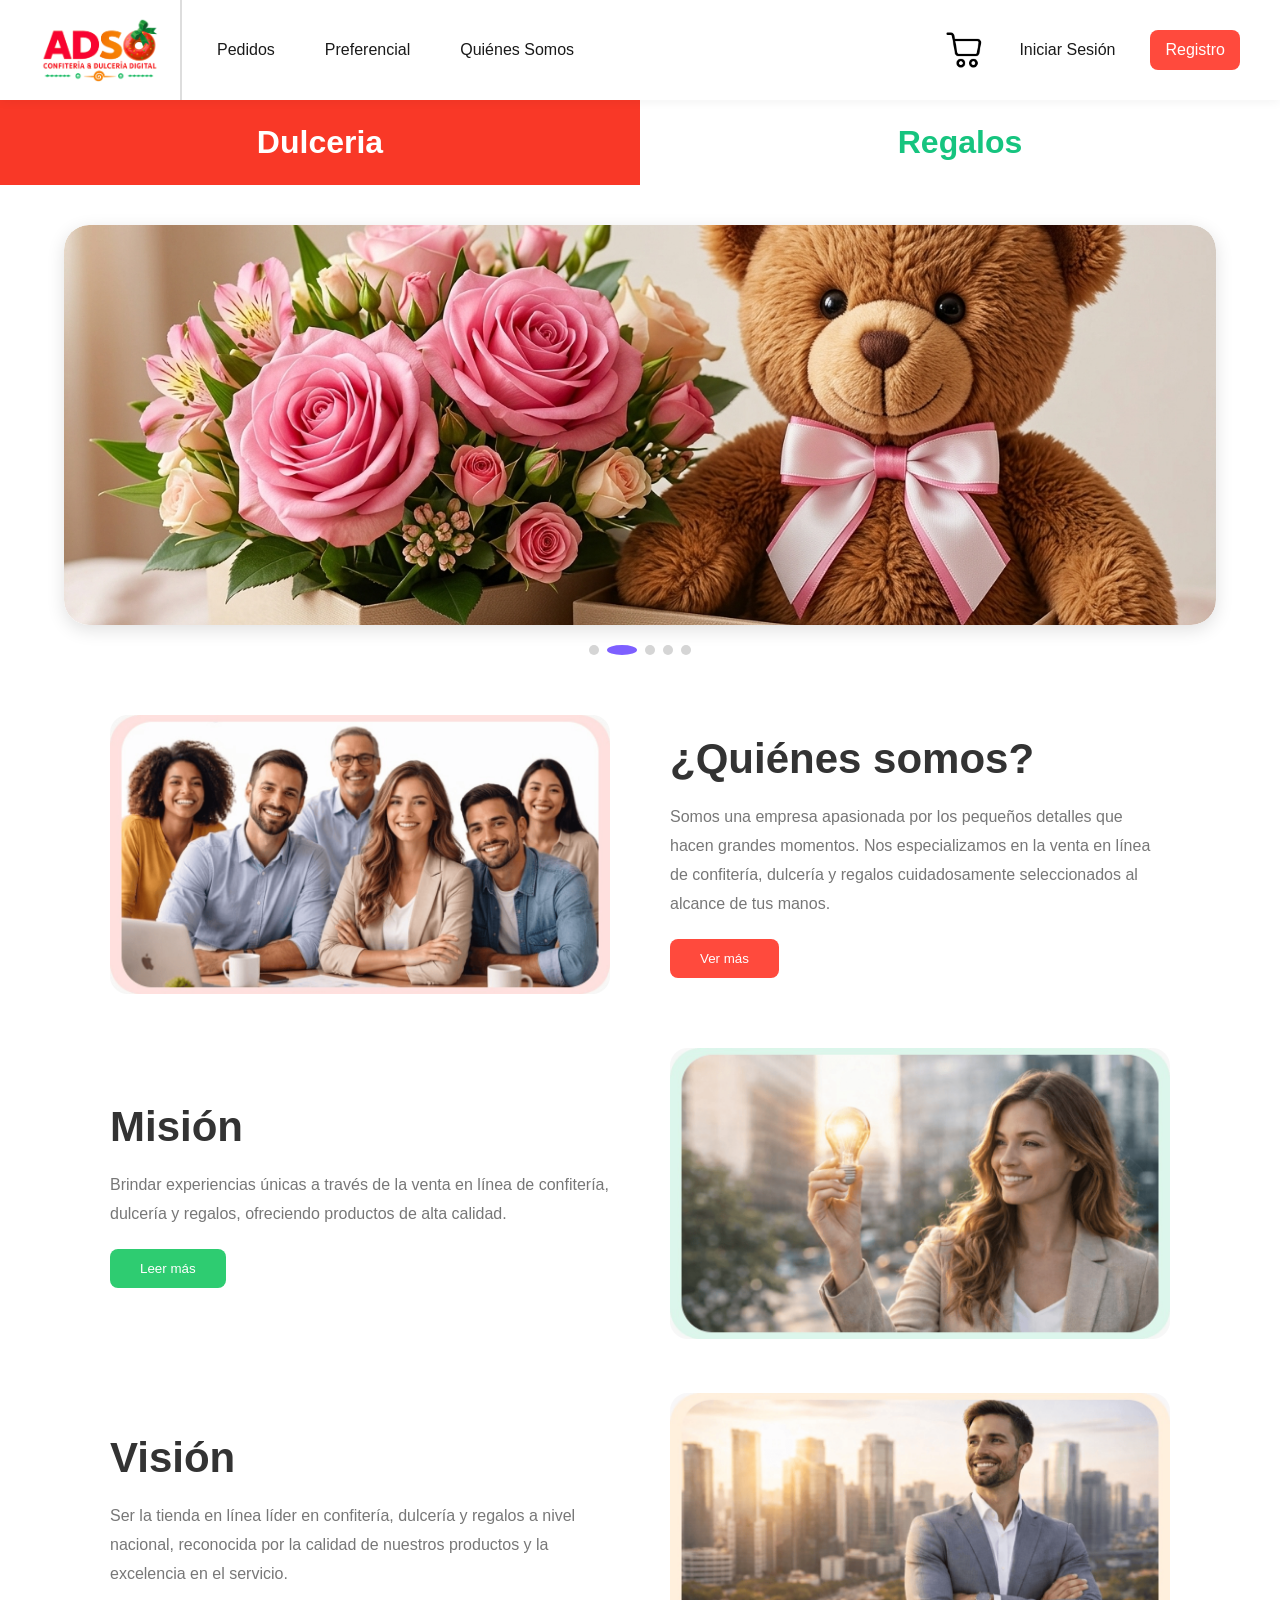
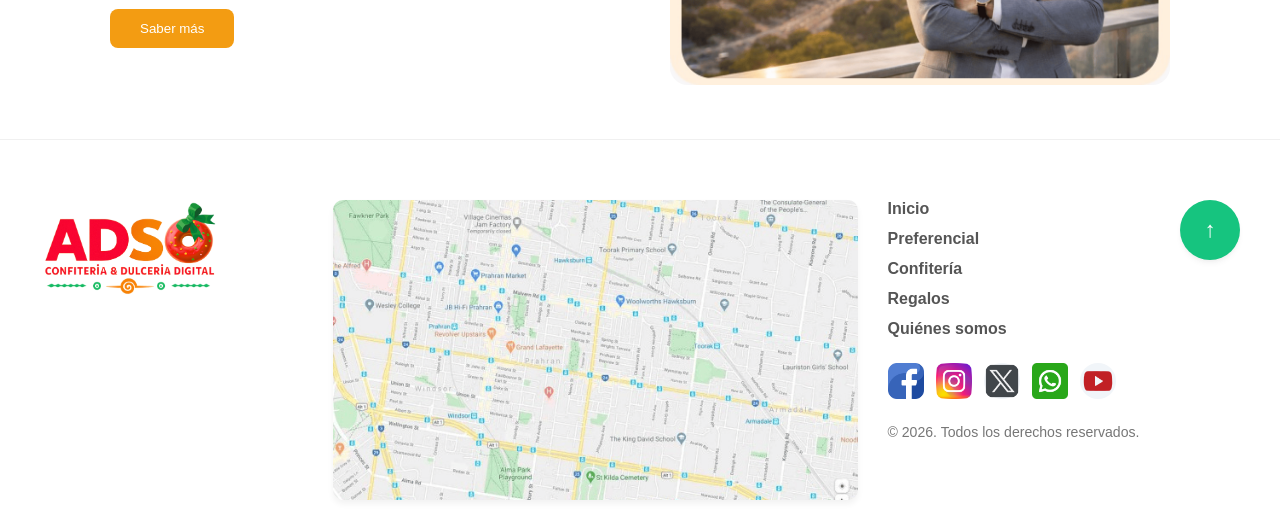
<file: quienes-somos.html>
<!DOCTYPE html>
<html lang="es">
<head>
    <meta charset="UTF-8">
    <meta name="viewport" content="width=device-width, initial-scale=1.0">
    <title>Quiénes Somos</title>
    <link rel="stylesheet" href="styles/styles.css">
    <link rel="stylesheet" href="styles/quienes-somos.css">
    <link rel="stylesheet"
    href="https://cdnjs.cloudflare.com/ajax/libs/font-awesome/6.5.1/css/all.min.css">
</head>
<body id="top">

<header>
    <input type="checkbox" id="menu-toggle-checkbox" class="menu-toggle-checkbox">

    <div class="derecha header-left">
        <div class="logo">
            <a href="index.html"><img class="logo-img" src="assets/logo sin fondo.png" alt="logo"></a>
        </div>
        <hr>
        <nav class="navegacion">
            <ul>
                <li class="activo"><a href="pedidos.html">Pedidos</a></li>
                <li class="activo"><a href="preferencial.html">Preferencial</a></li>
                <li class="activo"><a href="quienes-somos.html">Quiénes Somos</a></li>
                <li class="mobile-only"><a href="inicio de session.html" class="sesion">Iniciar Sesión</a></li>
                <li class="mobile-only"><a href="registro.html" class="registro">Registro</a></li>
            </ul>
        </nav>
    </div>

    <div class="derecha header-right">
        <a href="carrito.html" class="carrito">
            <img class="carrito-img" src="assets/dulceria/carro-de-la-compra 1.svg" alt="Carrito">
        </a>
        <a href="inicio de session.html" class="sesion desktop-only">Iniciar Sesión</a>
        <a href="registro.html" class="registro desktop-only">Registro</a>
        <label for="menu-toggle-checkbox" class="menu-toggle" aria-label="Abrir menú">
            <span class="bar"></span>
            <span class="bar"></span>
            <span class="bar"></span>
        </label>
    </div>
</header>

<section class="categoria">

        <a href="index.html" class="btn-categoria dulceria">Dulceria</a>
        <a href="regalos.html" class="btn-categoria regalo">Regalos</a>
    </section>

<section class="slider-container">

    <div class="slider">

        <div class="slides">

            <div class="slide">
                <img src="assets/quienes somos/banner1 q.png" alt="">
            </div>

            <div class="slide">
                <img src="assets/quienes somos/sliner2.png" alt="">
            </div>

            <div class="slide">
                <img src="assets/quienes somos/banner 2 q.png" alt="">
            </div>

            <div class="slide">
                <img src="assets/quienes somos/banner3q.png" alt="">
            </div>

            <div class="slide">
                <img src="assets/quienes somos/banner4q.png" alt="">
            </div>

        </div>

    </div>
</section>

<div class="dots">
    <span></span>
    <span class="activo"></span>
    <span></span>
    <span></span>
    <span></span>
</div>

<section class="info">

    <div class="imagen">
        <img src="assets/quienes somos/quienes somos 2.png" alt="">
    </div>

    <div class="texto">
        <h2>¿Quiénes somos?</h2>
        <p>
            Somos una empresa apasionada por los pequeños
            detalles que hacen grandes momentos.
            Nos especializamos en la venta en línea de
            confitería, dulcería y regalos cuidadosamente
            seleccionados al alcance de tus manos.
        </p>

        <button class="rojo">Ver más</button>
    </div>

</section>

<section class="info">

    <div class="texto">
        <h2>Misión</h2>

        <p>
            Brindar experiencias únicas a través de la venta
            en línea de confitería, dulcería y regalos,
            ofreciendo productos de alta calidad.
        </p>

        <button class="verde">Leer más</button>
    </div>

    <div class="imagen">
        <img src="assets/quienes somos/mision2.png" alt="">
    </div>

</section>

<section class="info reverse">

    <div class="imagen">
        <img src="assets/quienes somos/visison.png" alt="">
    </div>

    <div class="texto">
        <h2>Visión</h2>

        <p>
            Ser la tienda en línea líder en confitería,
            dulcería y regalos a nivel nacional,
            reconocida por la calidad de nuestros
            productos y la excelencia en el servicio.
        </p>

        <button class="naranja">Saber más</button>
    </div>

</section>

<div class="main-footer">
    <div class="footer-container">
        <div class="footer-column footer-logo">
            <img src="assets/logo sin fondo.png" alt="ADSO Confitería & Dulcería Digital">
        </div>

        <div class="footer-column footer-map">
            <img src="assets/quienes somos/mapa.png" alt="Mapa de ubicación">
        </div>

        <div class="footer-column footer-info">
            <nav class="footer-nav">
                <ul>
                    <li><a href="index.html">Inicio</a></li>
                    <li><a href="preferencial.html">Preferencial</a></li>
                    <li><a href="index.html">Confitería</a></li>
                    <li><a href="regalos.html">Regalos</a></li>
                    <li><a href="quienes-somos.html">Quiénes somos</a></li>
                </ul>
            </nav>

            <div class="footer-socials">
                    <a href="#" class="social-icon icon-facebook"><img src="./assets/quienes somos/facebook.png"
                            alt="Facebook"></a>
                    <a href="#" class="social-icon icon-instagram"><img src="./assets/quienes somos/instagram.png"
                            alt="Instagram"></a>
                    <a href="#" class="social-icon icon-x"><img src="./assets/quienes somos/twitter.png" alt="X"></a>
                    <a href="#" class="social-icon icon-whatsapp"><img src="./assets/quienes somos/whatsapp.png"
                            alt="WhatsApp"></a>
                    <a href="#" class="social-icon icon-youtube"><img src="./assets/quienes somos/youtube.png"
                            alt="YouTube"></a>
                </div>

            <p class="footer-copyright">© 2026. Todos los derechos reservados.</p>
        </div>

        <div>
            <a href="#top" class="btn-scroll-top" aria-label="Volver arriba">
                <span class="arrow-up">&uarr;</span>
            </a>
        </div>
    </div>
</div>

</body>
</html>
</file>
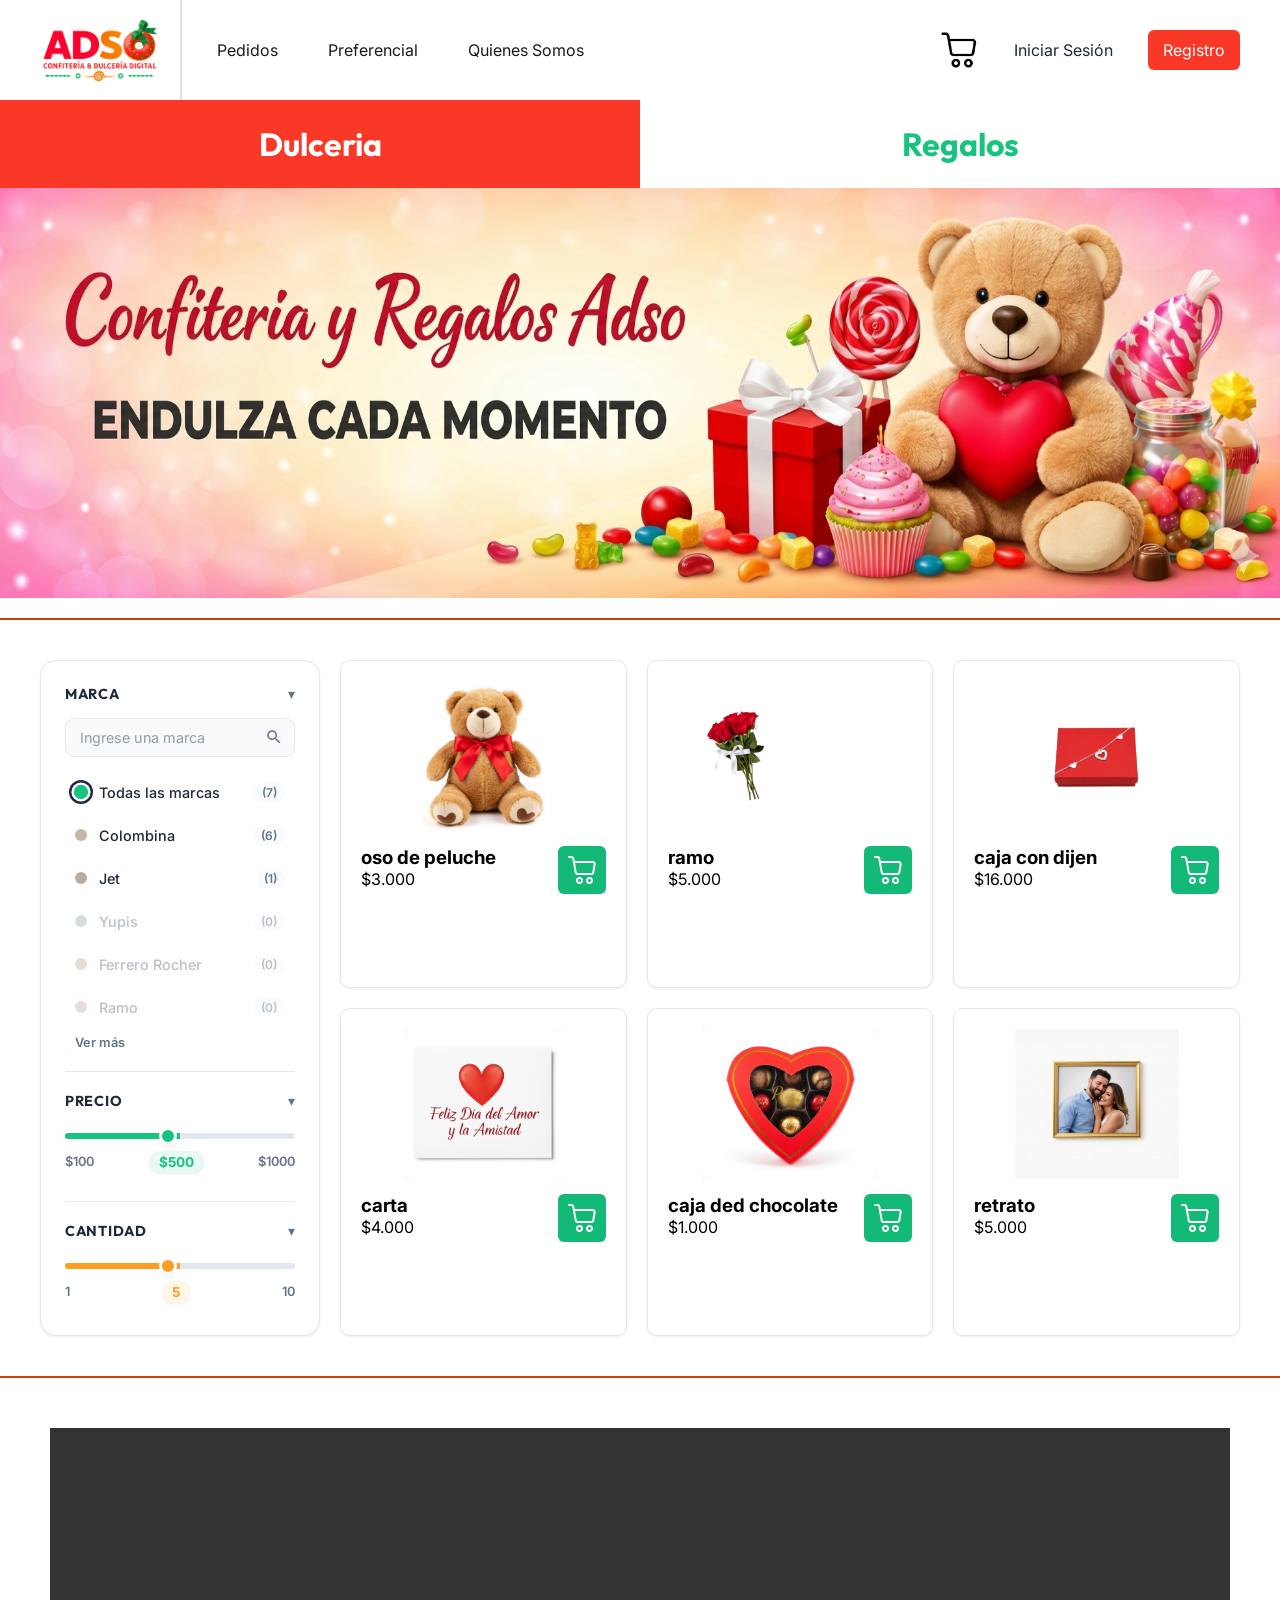
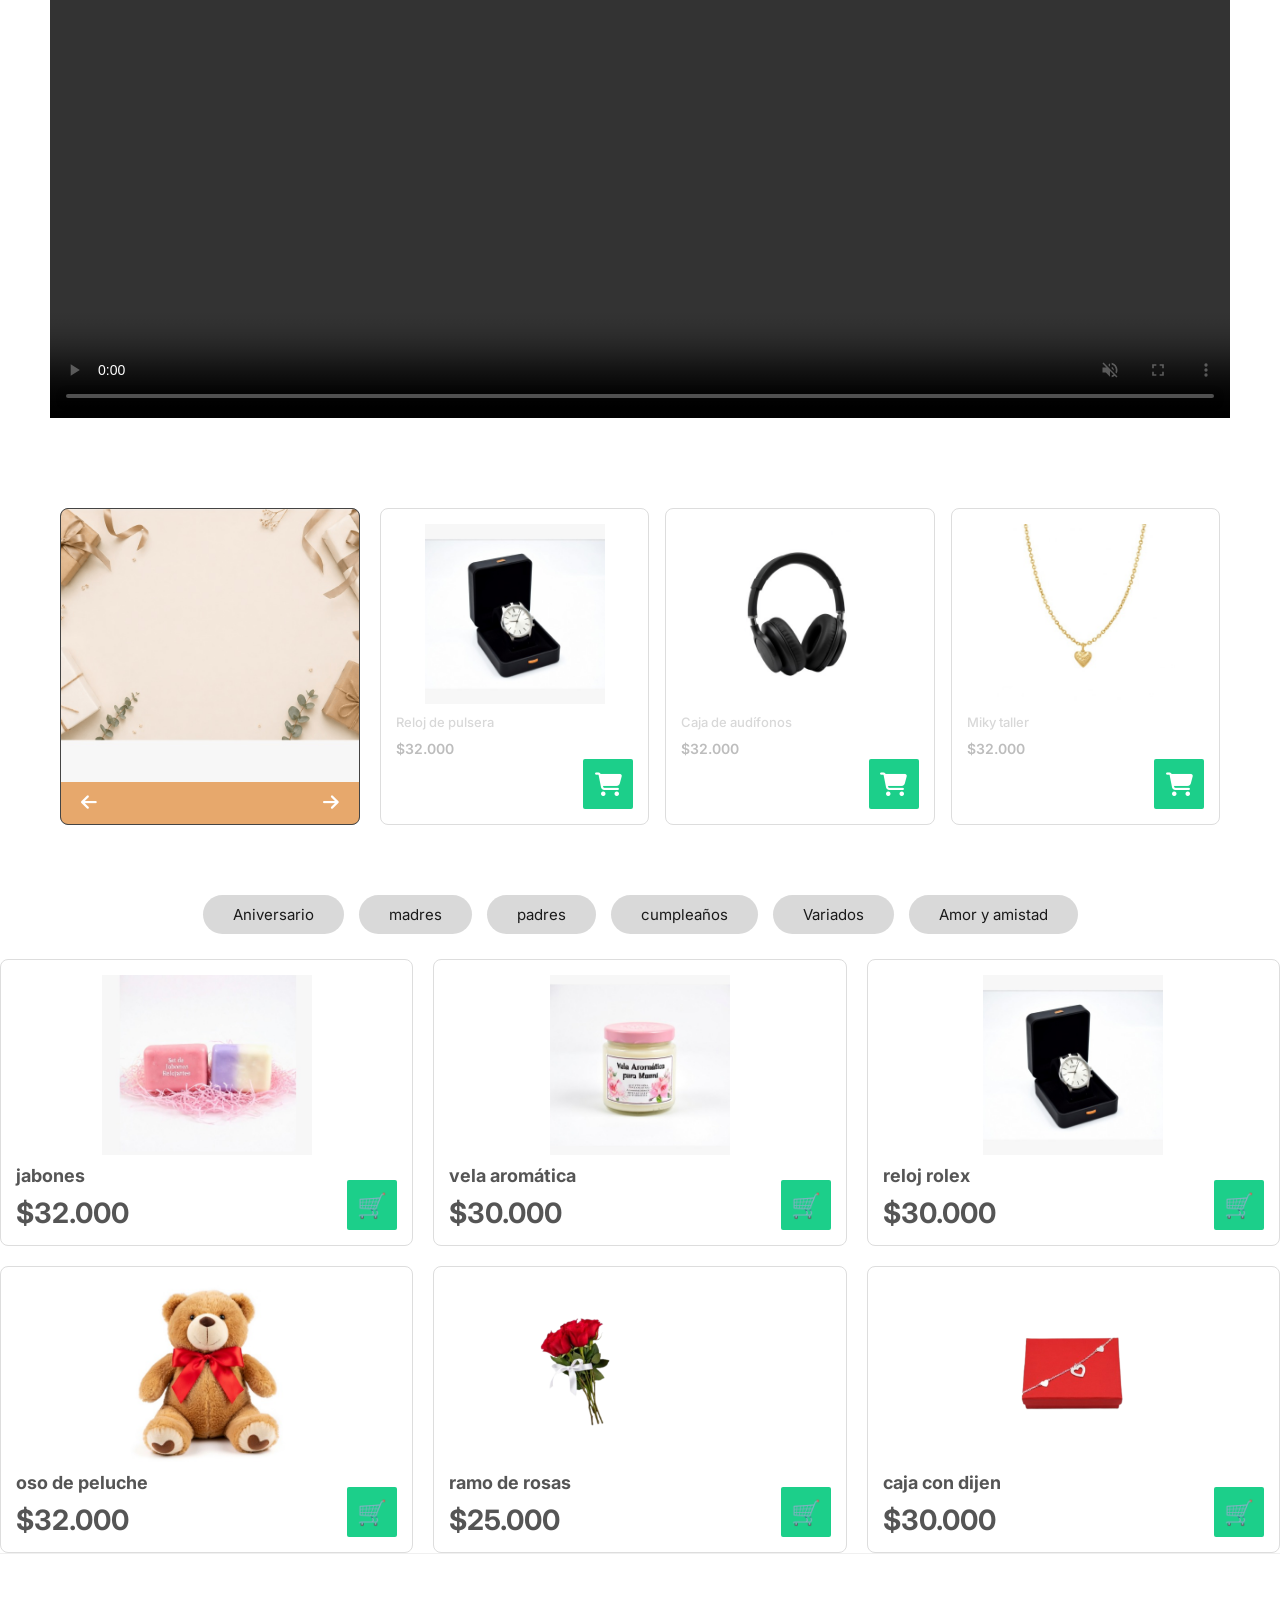
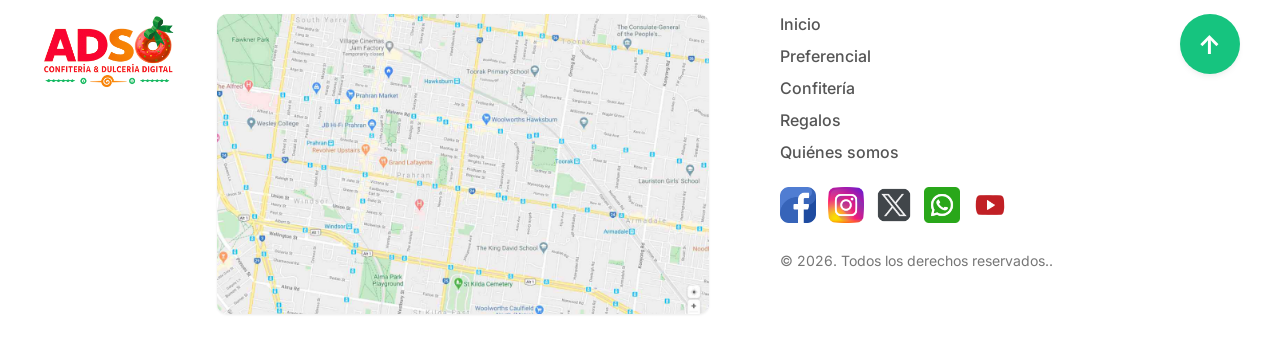
<file: regalos.html>
<!DOCTYPE html>
<html lang="es">

<head>
    <meta charset="UTF-8">
    <meta name="viewport" content="width=device-width, initial-scale=1.0">
    <title>Confitería Adso</title>
    <link rel="preconnect" href="https://fonts.googleapis.com">
    <link rel="preconnect" href="https://fonts.gstatic.com" crossorigin>
    <link
        href="https://fonts.googleapis.com/css2?family=Inter:wght@300;400;500;600;700&family=Outfit:wght@400;500;600;700;800&display=swap"
        rel="stylesheet">
    <link rel="stylesheet" href="styles/regalo.css">
    <link rel="stylesheet" href="https://cdnjs.cloudflare.com/ajax/libs/font-awesome/6.5.1/css/all.min.css">
</head>

<body>

    <header>
        <input type="checkbox" id="menu-toggle-checkbox" class="menu-toggle-checkbox">

        <div class="derecha header-left">

            <div class="logo">
                <img class="logo-img" src="./assets/logo sin fondo.png" alt="logo">
            </div>
            <hr>
            <nav class="navegacion">
                <ul>

                    <li class="activo"><a href="pedidos.html">Pedidos</a></li>
                    <li class="activo"><a href="preferencial.html">Preferencial</a></li>
                    <li class="activo"><a href="quienes-somos.html">Quienes Somos</a></li>
                    <li class="mobile-only"><a href="inicio de session.html" class="sesion">Iniciar Sesión</a></li>
                    <li class="mobile-only"><a href="registro.html" class="registro">Registro</a></li>

                </ul>
            </nav>

        </div>

        <div class="derecha header-right">
            <a href="carrito.html" class="carrito">
                <img class="carrito-img" src="./assets/dulceria/carro-de-la-compra 1.svg" alt="">
            </a>
            <a href="inicio de session.html" class="sesion desktop-only">Iniciar Sesión</a>
            <a href="registro.html" class="registro desktop-only">Registro</a>
            <label for="menu-toggle-checkbox" class="menu-toggle" aria-label="Abrir menú">
                <span class="bar"></span>
                <span class="bar"></span>
                <span class="bar"></span>
            </label>
        </div>

    </header>
    <section class="categoria">

        <a href="index.html" class="btn-categoria dulceria">Dulceria</a>
        <a href="regalos.html" class="btn-categoria regalo">Regalos</a>
    </section>

    <div class="slider">
        <div class="slides">
            <img src="assets/dulceria/banner 1 - copia.png" alt="banner1">
            <img src="assets/dulceria/banner2.png" alt="banner2" class="banner_regalo">
            <img src="assets/dulceria/banner3.png" alt="banner3">
        </div>
    </div>

    <hr>
    <section class="vitrina-productos">
        <aside class="filtrado">

            <div class="seccion-filtro">
                <input type="checkbox" id="filter-marca-checkbox" class="filter-checkbox">
                <label for="filter-marca-checkbox" class="encabezado-filtro">
                    <h3>Marca</h3>
                    <span class="icono-flecha">&#x25be;</span>
                </label>

                <div class="filter-content">
                    <div class="caja-busqueda">
                        <input type="text" placeholder="Ingrese una marca">
                        <span class="icono-buscar">
                            <svg viewBox="0 0 24 24" class="search-svg">
                                <path
                                    d="M15.5 14h-.79l-.28-.27C15.41 12.59 16 11.11 16 9.5 16 5.91 13.09 3 9.5 3S3 5.91 3 9.5 5.91 16 9.5 16c1.61 0 3.09-.59 4.23-1.57l.27.28v.79l5 4.99L20.49 19l-4.99-5zm-6 0C7.01 14 5 11.99 5 9.5S7.01 5 9.5 5 14 7.01 14 9.5 11.99 14 9.5 14z" />
                            </svg>
                        </span>
                    </div>

                    <ul class="lista-filtros">
                        <li>
                            <label class="contenedor-radio">
                                <input type="radio" name="filtro-marca" checked>
                                <span class="punto-color punto-todas"></span>
                                <span class="texto-etiqueta">Todas las marcas <span class="contador">(7)</span></span>
                            </label>
                        </li>
                        <li>
                            <label class="contenedor-radio">
                                <input type="radio" name="filtro-marca">
                                <span class="punto-color punto-colombina"></span>
                                <span class="texto-etiqueta">Colombina <span class="contador">(6)</span></span>
                            </label>
                        </li>
                        <li>
                            <label class="contenedor-radio">
                                <input type="radio" name="filtro-marca">
                                <span class="punto-color punto-jet"></span>
                                <span class="texto-etiqueta">Jet <span class="contador">(1)</span></span>
                            </label>
                        </li>
                        <li>
                            <label class="contenedor-radio deshabilitado">
                                <input type="radio" name="filtro-marca" disabled>
                                <span class="punto-color punto-yupis"></span>
                                <span class="texto-etiqueta">Yupis <span class="contador">(0)</span></span>
                            </label>
                        </li>
                        <li>
                            <label class="contenedor-radio deshabilitado">
                                <input type="radio" name="filtro-marca" disabled>
                                <span class="punto-color punto-ferrero"></span>
                                <span class="texto-etiqueta">Ferrero Rocher <span class="contador">(0)</span></span>
                            </label>
                        </li>
                        <li>
                            <label class="contenedor-radio deshabilitado">
                                <input type="radio" name="filtro-marca" disabled>
                                <span class="punto-color punto-ramo"></span>
                                <span class="texto-etiqueta">Ramo <span class="contador">(0)</span></span>
                            </label>
                        </li>
                    </ul>
                    <a href="#" class="ver-mas">Ver más</a>
                </div>
            </div>

            <hr class="linea-divisoria">

            <div class="seccion-filtro">
                <input type="checkbox" id="filter-precio-checkbox" class="filter-checkbox">
                <label for="filter-precio-checkbox" class="encabezado-filtro">
                    <h3>Precio</h3>
                    <span class="icono-flecha">&#x25be;</span>
                </label>
                <div class="filter-content">
                    <div class="contenedor-rango tema-verde">
                        <input type="range" min="100" max="1000" value="500" class="deslizador">
                        <div class="etiquetas-rango">
                            <span>$100</span>
                            <span class="valor-actual">$500</span>
                            <span>$1000</span>
                        </div>
                    </div>
                </div>
            </div>

            <hr class="linea-divisoria">

            <div class="seccion-filtro">
                <input type="checkbox" id="filter-cantidad-checkbox" class="filter-checkbox">
                <label for="filter-cantidad-checkbox" class="encabezado-filtro">
                    <h3>Cantidad</h3>
                    <span class="icono-flecha">&#x25be;</span>
                </label>
                <div class="filter-content">
                    <div class="contenedor-rango tema-naranja">
                        <input type="range" min="1" max="10" value="5" class="deslizador">
                        <div class="etiquetas-rango">
                            <span>1</span>
                            <span class="valor-actual">5</span>
                            <span>10</span>
                        </div>
                    </div>
                </div>
            </div>

        </aside>

        <section class="productos">

            <div class="card">
                <div class="imgs">
                    <img class="card-img-left" src="./assets/regalo/oso.png" alt="">
                    <img class="card-img" src="./assets/regalo/oso.png" alt="">
                    <img class="card-img-right" src="./assets/regalo/oso.png" alt="">
                </div>
                <div class="items">
                    <div class="top">
                        <h3>oso de peluche</h3>
                        <p>$3.000</p>
                    </div>
                    <button class="agregar-carrito">
                        <img class="icono" src="./assets/dulceria/carro-de-la-compra 1.svg" alt="Agregar al carrito">
                    </button>
                </div>
            </div>

            <div class="card">
                <div class="imgs">
                    <img class="card-img-left" src="./assets/regalo/ramo.png" alt="">
                    <img class="card-img" src="./assets/regalo/ramo.png" alt="">
                    <img class="card-img-right" src="./assets/regalo/ramo.png" alt="">
                </div>
                <div class="items">
                    <div class="top">
                        <h3>ramo</h3>
                        <p>$5.000</p>
                    </div>
                    <button class="agregar-carrito">
                        <img class="icono" src="./assets/dulceria/carro-de-la-compra 1.svg" alt="Agregar al carrito">
                    </button>
                </div>
            </div>

            <div class="card">
                <div class="imgs">
                    <img class="card-img-left" src="./assets/regalo/caja con dijen.png" alt="">
                    <img class="card-img" src="./assets/regalo/caja con dijen.png" alt="">
                    <img class="card-img-right" src="./assets/regalo/caja con dijen.png" alt="">
                </div>
                <div class="items">
                    <div class="top">
                        <h3>caja con dijen</h3>
                        <p>$16.000</p>
                    </div>
                    <button class="agregar-carrito">
                        <img class="icono" src="./assets/dulceria/carro-de-la-compra 1.svg" alt="Agregar al carrito">
                    </button>
                </div>
            </div>

            <div class="card">
                <div class="imgs">
                    <img class="card-img-left" src="./assets/regalo/carta.png" alt="">
                    <img class="card-img" src="./assets/regalo/carta.png" alt="">
                    <img class="card-img-right" src="./assets/regalo/carta.png" alt="">
                </div>
                <div class="items">
                    <div class="top">
                        <h3>carta</h3>
                        <p>$4.000</p>
                    </div>
                    <button class="agregar-carrito">
                        <img class="icono" src="./assets/dulceria/carro-de-la-compra 1.svg" alt="Agregar al carrito">
                    </button>
                </div>
            </div>

            <div class="card">
                <div class="imgs">
                    <img class="card-img-left" src="./assets/regalo/caja de chocolate.png" alt="">
                    <img class="card-img" src="./assets/regalo/caja de chocolate.png" alt="">
                    <img class="card-img-right" src="./assets/regalo/caja de chocolate.png" alt="">
                </div>
                <div class="items">
                    <div class="top">
                        <h3>caja ded chocolate</h3>
                        <p>$1.000</p>
                    </div>
                    <button class="agregar-carrito">
                        <img class="icono" src="./assets/dulceria/carro-de-la-compra 1.svg" alt="Agregar al carrito">
                    </button>
                </div>
            </div>

            <div class="card">
                <div class="imgs">
                    <img class="card-img-left" src="./assets/regalo/retrato.png" alt="">
                    <img class="card-img" src="./assets/regalo/retrato.png" alt="">
                    <img class="card-img-right" src="./assets/regalo/retrato.png" alt="">
                </div>
                <div class="items">
                    <div class="top">
                        <h3>retrato</h3>
                        <p>$5.000</p>
                    </div>
                    <button class="agregar-carrito">
                        <img class="icono" src="./assets/dulceria/carro-de-la-compra 1.svg" alt="Agregar al carrito">
                    </button>
                </div>
            </div>
        </section>
    </section>
    <hr>
    <section class="canasta">
        <div class="video-canasta">
            <video controls muted loop>
                <source src="./assets/regalo/amor y amistad.mp4" type="video/mp4">
            </video>
        </div>

    </section>
    <!-- SECCION RANKING -->
    <section class="featured-section">

        <!-- Banner Ranking izquierda -->
        <div class="banner">
            <img src="assets/regalo/ranquin.png" alt="Ranking">
            <div class="flechas">
                <i class="fa-solid fa-arrow-left"></i>
                <i class="fa-solid fa-arrow-right"></i>
            </div>
        </div>

        <!-- Grid productos ranking -->
        <div class="ranking">

            <div class="producto">
                <img src="assets/regalo/reloj.png" alt="Reloj">
                <h4>Reloj de pulsera</h4>
                <div class="info">
                    <span>$32.000</span>
                    <button><i class="fa-solid fa-cart-shopping"></i></button>
                </div>
            </div>

            <div class="producto">
                <img src="assets/regalo/audifonos.png" alt="Audífonos">
                <h4>Caja de audífonos</h4>
                <div class="info">
                    <span>$32.000</span>
                    <button><i class="fa-solid fa-cart-shopping"></i></button>
                </div>
            </div>

            <div class="producto">
                <img src="assets/regalo/collar.png" alt="Miky">
                <h4>Miky taller</h4>
                <div class="info">
                    <span>$32.000</span>
                    <button><i class="fa-solid fa-cart-shopping"></i></button>
                </div>
            </div>
        </div>
        
    </section>
    <div class="contenedor-subcategorias">
        <div class="subcategorias-scroll">
            <a href="#" class="btn-subcategoria">Aniversario</a>
            <a href="#" class="btn-subcategoria">madres</a>
            <a href="#" class="btn-subcategoria">padres</a>
            <a href="#" class="btn-subcategoria">cumpleaños</a>
            <a href="#" class="btn-subcategoria">Variados</a>
            <a href="#" class="btn-subcategoria">Amor y amistad</a>
        </div>
    </div>
    <section class="prodc">

            <div class="producto">
                <img src="./assets/regalo/jabones.png" alt="Jabones">
                <h3>Jabones</h3>
                <p>$32.000</p>
                <button >🛒</button>
                
            </div>

            <div class="producto">
                <img src="./assets/regalo/vela.png" alt="Vela Aromática">
                <h3>Vela Aromática</h3>
                <p>$30.000</p>
                <button>🛒</button>
            </div>

            <div class="producto">
                <img src="./assets/regalo/reloj.png" alt="Reloj Rolex">
                <h3>Reloj Rolex</h3>
                <p>$30.000</p>
                <button>🛒</button>
            </div>

            <div class="producto">
                <img src="./assets/regalo/oso.png" alt="Oso de Peluche">
                <h3>Oso de Peluche</h3>
                <p>$32.000</p>
                <button >🛒</button>
                
            </div>

            <div class="producto">
                <img src="./assets/regalo/ramo.png" alt="Ramo de Rosas">
                <h3>Ramo de Rosas</h3>
                <p>$25.000</p>
                <button>🛒</button>
            </div>

            <div class="producto">
                <img src="./assets/regalo/caja con dijen.png" alt="Caja con Dijen">
                <h3>Caja con Dijen</h3>
                <p>$30.000</p>
                <button>🛒</button>
            </div>

        </section>
    
    <div class="main-footer">
        <div class="footer-container">
            <div class="footer-column footer-logo">
                <img src="./assets/logo sin fondo.png" alt="ADSO Confitería & Dulcería Digital">
            </div>
            <div class="footer-column footer-map">
                <img src="./assets/dulceria/image.png" alt="Mapa de ubicación">
            </div>
            <!-- /informacion del footer de navegacion -->
            <div class="footer-column footer-info">
                <nav class="footer-nav">
                    <ul>
                        <li><a href="#inicio">Inicio</a></li>
                        <li><a href="#preferencial">Preferencial</a></li>
                        <li><a href="#confiteria">Confitería</a></li>
                        <li><a href="#regalos">Regalos</a></li>
                        <li><a href="#quienes-somos">Quiénes somos</a></li>
                    </ul>
                </nav>
                <!-- /redes sociales del footer -->
                <div class="footer-socials">
                    <a href="#" class="social-icon icon-facebook"><img src="./assets/dulceria/facebook.png"
                            alt="Facebook"></a>
                    <a href="#" class="social-icon icon-instagram"><img src="./assets/dulceria/instagram.png"
                            alt="Instagram"></a>
                    <a href="#" class="social-icon icon-x"><img src="./assets/dulceria/twitter.png" alt="X"></a>
                    <a href="#" class="social-icon icon-whatsapp"><img src="./assets/dulceria/whatsapp.png"
                            alt="WhatsApp"></a>
                    <a href="#" class="social-icon icon-youtube"><img src="./assets/dulceria/youtube.png"
                            alt="YouTube"></a>
                </div>
                <p class="footer-copyright">&copy; 2026. Todos los derechos reservados..</p>
            </div>
            <!-- /scroll-top -->
            <div>
                <a href="#top" class="btn-scroll-top" aria-label="Volver arriba">
                    <span class="arrow-up">&uarr;</span>
                </a>
            </div>
        </div>

    </div>

</body>

</html>
</file>
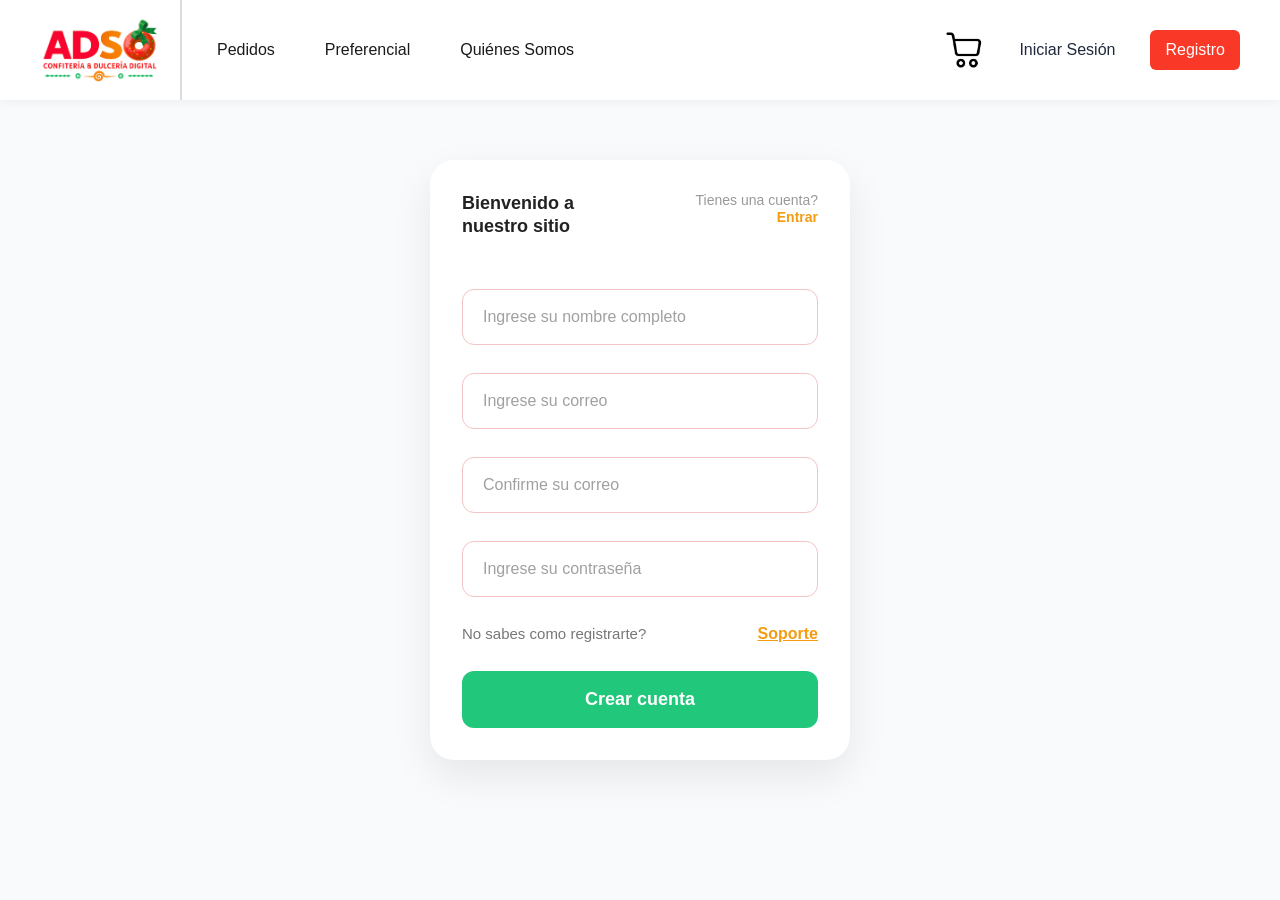
<file: registro.html>
<!DOCTYPE html>
<html lang="es">
<head>
    <meta charset="UTF-8">
    <meta name="viewport" content="width=device-width, initial-scale=1.0">
    <title>Registro</title>
    <link rel="stylesheet" href="styles/styles.css">
    <link rel="stylesheet" href="styles/registro.css">
</head>
<body>

    <header>
        <input type="checkbox" id="menu-toggle-checkbox" class="menu-toggle-checkbox">

        <div class="derecha header-left">
            <div class="logo">
                <a href="index.html"><img class="logo-img" src="assets/logo sin fondo.png" alt="logo"></a>
            </div>
            <hr>
            <nav class="navegacion">
                <ul>
                    <li class="activo"><a href="pedidos.html">Pedidos</a></li>
                    <li class="activo"><a href="preferencial.html">Preferencial</a></li>
                    <li class="activo"><a href="quienes-somos.html">Quiénes Somos</a></li>
                    <li class="mobile-only"><a href="inicio de session.html" class="sesion">Iniciar Sesión</a></li>
                    <li class="mobile-only"><a href="registro.html" class="registro">Registro</a></li>
                </ul>
            </nav>
        </div>

        <div class="derecha header-right">
            <a href="carrito.html" class="carrito">
                <img class="carrito-img" src="assets/dulceria/carro-de-la-compra 1.svg" alt="Carrito">
            </a>
            <a href="inicio de session.html" class="sesion desktop-only">Iniciar Sesión</a>
            <a href="registro.html" class="registro desktop-only">Registro</a>
            <label for="menu-toggle-checkbox" class="menu-toggle" aria-label="Abrir menú">
                <span class="bar"></span>
                <span class="bar"></span>
                <span class="bar"></span>
            </label>
        </div>
    </header>

    <main class="registro-page">

        <div class="encabezado">
            <div>
                <h2>Bienvenido a <br> nuestro sitio</h2>
            </div>

            <div class="login">
                <p>Tienes una cuenta?</p>
                <a href="inicio de session.html">Entrar</a>
            </div>
        </div>

        <form>

            <input type="text"
                   placeholder="Ingrese su nombre completo">

            <input type="email"
                   placeholder="Ingrese su correo">

            <input type="email"
                   placeholder="Confirme su correo">

            <input type="password"
                   placeholder="Ingrese su contraseña">

            <div class="ayuda">
                <span>No sabes como registrarte?</span>
                <a href="#">Soporte</a>
            </div>

            <button type="submit">
                Crear cuenta
            </button>

        </form>

    </main>

</body>
</html>
</file>
<file: styles/styles.css>
:root {
    /* Paleta de colores armoniosa */
    --primary: #F93827;       /* Rojo vibrante confitería */
    --primary-hover: #e02f1f;
    --secondary: #16C47F;     /* Verde fresco */
    --secondary-hover: #12a369;
    --accent: #FF9D23;        /* Naranja cálido */
    --accent-hover: #e68a1d;
    --bg-main: #f8fafc;
    --bg-card: #ffffff;
    --text-main: #1e293b;     /* Slate 800 */
    --text-muted: #64748b;    /* Slate 500 */
    --border-color: #e2e8f0;
    
    /* Tipografías Premium */
    --font-heading: 'Outfit', sans-serif;
    --font-body: 'Inter', sans-serif;
    
    /* Sombras y transiciones */
    --shadow-sm: 0 1px 3px rgba(0,0,0,0.05), 0 1px 2px rgba(0,0,0,0.03);
    --shadow-md: 0 4px 6px -1px rgba(0,0,0,0.05), 0 2px 4px -1px rgba(0,0,0,0.03);
    --shadow-lg: 0 10px 15px -3px rgba(0,0,0,0.08), 0 4px 6px -2px rgba(0,0,0,0.04);
    --shadow-premium: 0 20px 25px -5px rgba(0, 0, 0, 0.05), 0 10px 10px -5px rgba(0, 0, 0, 0.02);
    --radius-sm: 6px;
    --radius-md: 10px;
    --radius-lg: 16px;
    --transition-smooth: all 0.3s cubic-bezier(0.4, 0, 0.2, 1);
}

* {
    margin: 0;
    padding: 0;
}

* {
    box-sizing: border-box;
    font-family: var(--font-body);
}

/*estilos generales del body*/
body {
    min-height: 100vh;
    background: #fff;
}

header {
    background: white;
    display: flex;
    justify-content: space-between;
    align-items: center;
    height: 100px;
    width: 100%;
    margin: 0;
    padding: 0 40px;
    box-shadow: 0 2px 10px rgba(0, 0, 0, 0.05);
    position: relative;
    top: 0;
    left: 0;
}

/*estilos para la parte derecha del header*/
.derecha {
    display: flex;
    align-items: center;
    gap: 20px;
}

/*estilos para la linea divisoria en la parte derecha del header*/
.derecha hr {
    height: 100px;
    border: 1px solid #ddd;
}

/*estilos para los enlaces en la parte derecha del header*/
.derecha a {
    text-decoration: none;
    color: #1a1a1a;
    font-weight: 400;
    font-size: 16px;
    height: 40px;
    display: flex;
    align-items: center;
}

.sesion {
    color: var(--text-main) !important;
    padding: 10px 15px;
    border-radius: var(--radius-sm);
    transition: var(--transition-smooth);
}

.sesion:hover {
    color: var(--secondary) !important;
    text-decoration: underline;
    text-decoration-color: var(--secondary);
}

/*estilos para el boton de registro*/
.registro {
    background: var(--primary);
    color: white !important;
    padding: 10px 15px;
    border-radius: var(--radius-sm);
    transition: var(--transition-smooth);
}

.registro:hover {
    background: var(--accent);
    transform: translateY(-1px);
    box-shadow: var(--shadow-sm);
}

/*estilos para la imagen del carrito de compras*/
.derecha a .carrito-img {
    width: 40px;
    height: 40px;
}

/*estilos para el contenedor del logo*/
.logo {
    width: 120px;
    max-width: 120px;
    height: auto;
}

/*estilos para la imagen del logo*/
.logo .logo-img {
    width: 100%;
    height: auto;
    display: block;
    object-fit: contain;
}

/*estilos para el contenedor de navegacion*/
nav ul {
    display: flex;
    list-style: none;
    gap: 20px;
}

.activo {
    padding: 5px 15px;
    border-radius: var(--radius-md);
    transition: var(--transition-smooth);
}

.activo:hover {
    background: var(--accent);
    text-decoration-color: var(--accent);
}

/*estilos para los enlaces de navegacion*/
nav a {
    text-decoration: none;
    color: var(--text-main);
    font-weight: 500;
    font-size: 16px;
    transition: var(--transition-smooth);
}

nav a:hover {
    color: var(--text-main);
}


/*estilos para el contenedor de categorias*/
.categoria {
    display: flex;
    width: 100%;
    justify-content: center;
    gap: 0;
}

/*estilos para los botones de categoria*/
.btn-categoria {
    flex: 1;
    text-align: center;
    text-decoration: none;
    color: #fff;
    font-size: 32px;
    font-weight: 700;
    font-family: var(--font-heading);
    padding: 24px;
    transition: var(--transition-smooth);
    position: relative;
    overflow: hidden;
}

/*estilos para la categoria de regal*/
.regalo {
    background: #ffffff;
    color: var(--secondary);
    /* border: 2px solid var(--secondary); */
}

.regalo:hover {
    background: var(--secondary);
    color: #ffffff;
}

/*estilos para la categoria de dulceria*/
.dulceria {
    background: var(--primary);
    color: #ffffff;
}

.dulceria:hover {
    background: var(--primary-hover);
}

/*estilos para el contenedor del banner*/
.slider {
    text-align: center;
    width: 100%;
    gap: 20px;
    overflow: hidden;
    position: relative;
}

.slides {
    display: flex;
    width: 300%;
    animation: rotar 18s ease-in-out infinite;
}

.slider img {
    width: 33.3333%;
    height: auto;
    max-height: 410px;
    display: block;
}

@keyframes rotar {
    0%, 28% {
        transform: translateX(0);
    }

    33%, 61% {
        transform: translateX(-33.3333%);
    }

    66%, 94% {
        transform: translateX(-66.6666%);
    }

    100% {
        transform: translateX(0);
    }
}
/*estilos para el titulo del banner*/
.slider h1 {
    color: #c2185b;
    margin-bottom: 10px;
}

/*estilos para la vitrina de productos y su contenedor principal*/
.vitrina-productos {
    display: flex;
    flex-wrap: wrap;
    gap: 20px;
    width: 100%;
    max-width: none;
    min-width: 0;
    margin: 0 auto;
    padding: 20px 40px;
    background: #fff;
    box-sizing: border-box;
}

.filtrado {
    flex: 0 0 280px;
}

.productos {
    flex: 1 1 0;
}

/*estilos para la barra lateral de filtros y el contenedor de filtrado*/
.barra-lateral-filtros,
.filtrado {
    width: auto;
    min-width: 280px;
    max-width: 280px;
    background-color: var(--bg-card);
    padding: 24px;
    border-radius: var(--radius-lg);
    box-shadow: var(--shadow-sm);
    border: 1px solid var(--border-color);
    transition: var(--transition-smooth);
}

/*estilos para cada seccion de filtros en la barra lateral*/
.seccion-filtro {
    margin-bottom: 20px;
}

.seccion-filtro:last-child {
    margin-bottom: 0;
}

/*estilos para el encabezado de cada seccion de filtros*/
.encabezado-filtro {
    display: flex;
    justify-content: space-between;
    align-items: center;
    margin-bottom: 15px;
    cursor: pointer;
    user-select: none;
    transition: var(--transition-smooth);
}

.encabezado-filtro:hover {
    color: var(--secondary);
}

/*estilos para el titulo de cada seccion de filtros*/
.encabezado-filtro h3 {
    font-family: var(--font-heading);
    font-size: 0.9rem;
    font-weight: 700;
    text-transform: uppercase;
    letter-spacing: 0.05em;
    color: var(--text-main);
    margin: 0;
    transition: var(--transition-smooth);
}

.encabezado-filtro:hover h3 {
    color: var(--secondary);
}

/*estilos para el icono de flecha en el encabezado de cada seccion de filtros*/
.icono-flecha {
    font-size: 0.9rem;
    color: var(--text-muted);
    transition: transform 0.3s cubic-bezier(0.4, 0, 0.2, 1);
}

/*estilos para el contenedor de cada seccion de filtros*/
.caja-busqueda {
    position: relative;
    margin-bottom: 18px;
    width: 100%;
}

/*estilos para la caja de busqueda en cada seccion de filtros*/
.caja-busqueda input {
    width: 100%;
    padding: 10px 38px 10px 14px;
    border: 1px solid var(--border-color);
    border-radius: var(--radius-md);
    background-color: var(--bg-main);
    font-size: 0.9rem;
    color: var(--text-main);
    outline: none;
    transition: var(--transition-smooth);
}

.caja-busqueda input:focus {
    border-color: var(--secondary);
    background-color: #ffffff;
    box-shadow: 0 0 0 3px rgba(22, 196, 127, 0.15);
}

/*estilos para el placeholder de la caja de busqueda*/
.caja-busqueda ::placeholder {
    color: var(--text-muted);
    opacity: 0.7;
}

/*estilos para el icono de busqueda dentro de la caja de busqueda*/
.icono-buscar {
    position: absolute;
    right: 12px;
    top: 50%;
    transform: translateY(-50%);
    width: 18px;
    height: 18px;
    color: var(--text-muted);
    pointer-events: none;
    transition: var(--transition-smooth);
    display: flex;
    align-items: center;
    justify-content: center;
}

.caja-busqueda input:focus ~ .icono-buscar {
    color: var(--secondary);
}

.search-svg {
    width: 100%;
    height: 100%;
    fill: currentColor;
}

/*estilos para la lista de filtros en cada seccion de filtros*/
.lista-filtros {
    list-style: none;
    padding: 0;
    margin: 0;
    display: flex;
    flex-direction: column;
    gap: 8px;
}

/*estilos para cada item de filtro en la lista*/
.lista-filtros li {
    margin-bottom: 0;
}

/*contenedor de cada filtro con radio button, punto de color y texto*/
.contenedor-radio {
    display: flex;
    align-items: center;
    width: 100%;
    padding: 8px 10px;
    border-radius: var(--radius-sm);
    cursor: pointer;
    font-size: 0.9rem;
    color: var(--text-main);
    user-select: none;
    transition: var(--transition-smooth);
}

.contenedor-radio:hover:not(.deshabilitado) {
    background-color: var(--bg-main);
    color: var(--secondary);
    transform: translateX(4px);
}

/*ocultar los radio buttons originales*/
.contenedor-radio input {
    display: none;
}

/*estilos para el punto de color en cada filtro*/
.punto-color {
    width: 12px;
    height: 12px;
    border-radius: 50%;
    margin-right: 12px;
    flex-shrink: 0;
    display: inline-block;
    transition: var(--transition-smooth);
    border: 2px solid transparent;
}

/*estilos de puntos de color para cada marca*/
.punto-todas { background-color: var(--secondary); }
.punto-colombina { background-color: #c4b5a4; }
.punto-jet { background-color: #bcaba0; }
.punto-yupis { background-color: #a3b8b0; }
.punto-ferrero { background-color: #c4b6a5; }
.punto-ramo { background-color: #cbb4b0; }

/*estilos para el texto de cada filtro*/
.texto-etiqueta {
    flex-grow: 1;
    display: flex;
    align-items: center;
    justify-content: space-between;
    font-weight: 500;
}

/*estilos para el contador de productos en cada filtro*/
.contador {
    background-color: var(--bg-main);
    color: var(--text-muted);
    font-size: 0.75rem;
    font-weight: 600;
    padding: 2px 8px;
    border-radius: 20px;
    transition: var(--transition-smooth);
    margin-left: 8px;
}

.contenedor-radio:hover:not(.deshabilitado) .contador {
    background-color: rgba(22, 196, 127, 0.1);
    color: var(--secondary);
}

/*estilos para el punto de color cuando el filtro esta seleccionado*/
.contenedor-radio input:checked + .punto-color {
    transform: scale(1.2);
    box-shadow: 0 0 0 2px var(--bg-card), 0 0 0 4px currentColor;
}

/*estilos para el contenedor del filtro cuando esta deshabilitado*/
.contenedor-radio.deshabilitado {
    color: var(--text-muted);
    opacity: 0.45;
    cursor: not-allowed;
}

/*estilos para el enlace de ver mas en cada seccion de filtros*/
.ver-mas {
    display: inline-block;
    font-size: 0.8rem;
    font-weight: 600;
    color: var(--text-muted);
    text-decoration: none;
    margin-top: 10px;
    padding-left: 10px;
    transition: var(--transition-smooth);
}

.ver-mas:hover {
    color: var(--secondary);
    text-decoration: underline;
}

/*estilos para la linea divisoria entre secciones de filtros*/
.linea-divisoria {
    border: 0;
    border-top: 1px solid var(--border-color);
    margin: 20px 0;
}

.contenedor-rango {
    padding: 8px 0;
    display: flex;
    flex-direction: column;
    gap: 12px;
}

/*estilos para el deslizador de rango de precio*/
.deslizador {
    -webkit-appearance: none;
    appearance: none;
    width: 100%;
    height: 6px;
    border-radius: 10px;
    background: var(--border-color);
    outline: none;
    cursor: pointer;
    transition: background 0.3s ease;
}

/*estilos para el color del fondo del deslizador segun el tema*/
.tema-verde .deslizador {
    background: linear-gradient(to right, var(--secondary) 0%, var(--secondary) 50%, var(--border-color) 50%, var(--border-color) 100%);
}

/*estilos para el color del fondo del deslizador segun el tema*/
.tema-naranja .deslizador {
    background: linear-gradient(to right, var(--accent) 0%, var(--accent) 50%, var(--border-color) 50%, var(--border-color) 100%);
}

/*estilos para el thumb del deslizador*/
.deslizador::-webkit-slider-thumb {
    -webkit-appearance: none;
    appearance: none;
    width: 18px;
    height: 18px;
    border-radius: 50%;
    border: 3px solid #ffffff;
    box-shadow: var(--shadow-md);
    cursor: pointer;
    transition: var(--transition-smooth);
}

/*estilos para el color del thumb del deslizador segun el tema*/
.tema-verde .deslizador::-webkit-slider-thumb {
    background-color: var(--secondary);
}

.tema-naranja .deslizador::-webkit-slider-thumb {
    background-color: var(--accent);
}

.deslizador::-webkit-slider-thumb:hover {
    transform: scale(1.25);
    box-shadow: var(--shadow-lg);
}

/*estilos para mostrar las etiquetas del rango de precio*/
.etiquetas-rango {
    display: flex;
    justify-content: space-between;
    align-items: center;
    font-size: 0.8rem;
    font-weight: 600;
    color: var(--text-muted);
}

/*estilos para mostrar el valor actual del rango de precio*/
.etiquetas-rango .valor-actual {
    font-size: 0.85rem;
    font-weight: 700;
    padding: 3px 10px;
    border-radius: 20px;
    box-shadow: var(--shadow-sm);
    transition: var(--transition-smooth);
}

/*estilos para el color del valor actual del rango de precio segun el tema*/
.tema-verde .valor-actual {
    background-color: rgba(22, 196, 127, 0.1);
    color: var(--secondary);
}

.tema-naranja .valor-actual {
    background-color: rgba(255, 157, 35, 0.1);
    color: var(--accent);
}

/*contenedor de productos en la vitrina*/
.productos {
    flex: 1;
    min-width: 0;
    width: 100%;
    display: grid;
    grid-template-columns: repeat(3, 1fr);
    gap: 20px;
    padding: 0;
    grid-auto-rows: auto;
    transition: all 0.3s ease;
}

.card-img {
    transition: all 0.3s ease;

}

.card {
    border: 1px solid var(--border-color);
    padding: 20px;
    text-align: center;
    border-radius: var(--radius-md);
    background: var(--bg-card);
    box-sizing: border-box;
    transition: var(--transition-smooth);
    box-shadow: var(--shadow-sm);
}

.card:hover {
    transform: translateY(-5px);
    box-shadow: var(--shadow-lg);
    border-color: var(--primary);
}

.card:hover .agregar-carrito {
    width: 120px;
}

/*contenedor de informacion y boton de agregar al carrito en cada producto*/
.card .items {
    display: flex;
    flex-direction: row;
    justify-content: space-between;
    font-family: 'inter', sans-serif;
}

/*contenedor del boton de agregar al carrito en cada producto*/
.items .agregar-carrito {
    display: flex;
    justify-content: center;
    align-items: center;
}

/*estilos del icono de agregar al carrito en cada producto*/
.items .agregar-carrito .icono {
    filter: brightness(0) invert(1);
    width: 32px;
    height: 32px;
}

/*contenedor de la parte superior de cada producto*/
.top {
    display: flex;
    flex-direction: column;
    align-items: start;
}

/* Contenedor de imágenes apiladas */
.imgs {
    position: relative;
    width: 100%;
    height: 150px;
    margin-bottom: 15px;
    display: flex;
    justify-content: center;
    align-items: center;
}

/*estilos de imagen del producto en cada tarjeta*/
.card .card-img,
.card .card-img-left,
.card .card-img-right {
    position: absolute;
    width: 100% !important;
    max-width: 100%;
    height: 100% !important;
    object-fit: contain;
    transition: var(--transition-smooth);
}

.card-img {
    width: 100%;
    height: auto;
    object-fit: contain;
    image-rendering: auto;
}

.card-img-left {
    z-index: 1;
    opacity: 0.4;
    transition: all 0.5s ease;
}

.card-img-right {
    z-index: 1;
    opacity: 0.4;
    transition: all 0.5s ease;
}

/* Efecto hover: las imágenes de los lados se abren sutilmente por debajo */
.card:hover .card-img-left{
    opacity: 0.8;
    transform: translateX(-25px) scale(0.95) rotate(-12deg);
    filter: brightness(1.2);
}

.card:hover .card-img-right{
    opacity: 0.8;
    transform: translateX(25px) scale(0.95) rotate(12deg);
    filter: brightness(1.2);
}

.card:hover .card-img-center {
    transform: scale(1.05);
}

/*contenedor del pie de cada producto*/
.card-footer {
    display: flex;
    justify-content: space-between;
    align-items: flex-end;
    margin-top: 10px;
}

/*contenedor de informacion del producto*/
.card-info {
    display: flex;
    flex-direction: column;
    gap: 10px;
}

/*estilos del titulo del producto*/
.card-title {
    font-size: 20px;
    color: #333;
    font-weight: normal;
    margin: 0;
}

/*estilos del precio del producto*/
.card-price {
    font-size: 24px;
    font-weight: bold;
    color: #1a1a1a;
    margin: 0;
}

/*estilos del boton de agregar al carrito*/
.card .agregar-carrito {
    background: var(--secondary);
    color: white;
    border: none;
    width: 48px;
    height: 48px;
    border-radius: var(--radius-sm);
    cursor: pointer;
    display: flex;
    justify-content: center;
    align-items: center;
    transition: var(--transition-smooth);
}

/*efecto hover en boton de agregar al carrito*/
.card .agregar-carrito:hover {
    background: var(--secondary-hover);
}

/*estilos del icono de agregar al carrito*/
.card .agregar-carrito i {
    font-size: 20px;
}

/*estilos del contenedor de promocion*/
.promo {
    width: 100%;
    padding: 20px;
}

/*estilos de imagenes de promocion*/
.promo .promo-img {
    width: 100%;
    border-radius: 10px;
}

/*estilos del footer*/
footer {
    background: #f2f2f2;
    text-align: center;
    padding: 20px;
    margin-top: 20px;
}

/*estilos de la linea divisoria*/
hr {
    border: none;
    border: 1px solid #ce3d08;
    margin: 20px 0;
}

/*estilos del contenedor de videos de producto */
.video-radio {
    display: none !important;
}

.videos-producto {
    display: flex;
    width: 100%;
    justify-content: center;
    gap: 20px;
    padding: 20px 0;
}

.tarjeta-videos {
    width: 100%;
    aspect-ratio: 16 / 9;
    margin: 0 auto;
    background-color: #000;
    box-shadow: var(--shadow-lg);
    overflow: hidden;
}

.tarjeta-videos video {
    display: none;
    width: 100%;
    height: 100%;
    object-fit: cover;
}

/* Conmutación de videos usando radio buttons */
#video-select-bombon:checked ~ .videos-producto #video-bombon,
#video-select-gomita:checked ~ .videos-producto #video-gomita,
#video-select-paleta:checked ~ .videos-producto #video-paleta {
    display: block;
}

/*estilos del contenedor de imagenes de video*/
.imagenes-de-video {
    display: flex;
    flex-direction: row;
    justify-content: center;
    gap: 20px;
    padding: 20px 40px;
}

.imagenes-de-video label {
    flex: 1;
    cursor: pointer;
    position: relative;
    display: block;
    overflow: hidden;
    border-radius: 24px;
}

/*estilos de imagenes de video*/
.imagenes-de-video label img {
    width: 100%;
    height: 250px;
    object-fit: cover;
    border-radius: 24px;
    transition: var(--transition-smooth);
}

.imagenes-de-video label:hover img {
    transform: scale(1.03);
}

/* Indicador de play (botón gris) */
.btn-play-indicator {
    position: absolute;
    bottom: 12px;
    right: 12px;
    background-color: rgba(50, 50, 50, 0.85); /* Gris oscuro neutro */
    color: #ffffff;
    width: 38px;
    height: 38px;
    border-radius: 50%;
    display: flex;
    align-items: center;
    justify-content: center;
    opacity: 0;
    transform: scale(0.7);
    pointer-events: none;
    transition: all 0.3s cubic-bezier(0.4, 0, 0.2, 1);
    box-shadow: 0 4px 10px rgba(0, 0, 0, 0.25);
    z-index: 10;
}

.btn-play-indicator .play-svg {
    width: 18px;
    height: 18px;
    fill: currentColor;
    margin-left: 2px; /* Ajuste visual para centrar el triángulo */
}

/* Indicador de título (texto blanco abajo centrado) */
.video-title-indicator {
    position: absolute;
    bottom: 16px;
    left: 50%;
    transform: translate(-50%, 10px) scale(0.9);
    color: #ffffff;
    font-family: var(--font-heading);
    font-size: 2.4rem;
    font-weight: 700;
    text-shadow: 0 2px 4px rgba(0, 0, 0, 0.6);
    opacity: 0;
    pointer-events: none;
    transition: all 0.3s cubic-bezier(0.4, 0, 0.2, 1);
    z-index: 10;
}

/* Mostrar indicador de play, título e imagen con sombra en la miniatura seleccionada */
#video-select-bombon:checked ~ .imagenes-de-video label[for="video-select-bombon"] .btn-play-indicator,
#video-select-gomita:checked ~ .imagenes-de-video label[for="video-select-gomita"] .btn-play-indicator,
#video-select-paleta:checked ~ .imagenes-de-video label[for="video-select-paleta"] .btn-play-indicator {
    opacity: 1;
    transform: scale(1);
}

#video-select-bombon:checked ~ .imagenes-de-video label[for="video-select-bombon"] .video-title-indicator,
#video-select-gomita:checked ~ .imagenes-de-video label[for="video-select-gomita"] .video-title-indicator,
#video-select-paleta:checked ~ .imagenes-de-video label[for="video-select-paleta"] .video-title-indicator {
    opacity: 1;
    transform: translate(-50%, 0) scale(1);
}

#video-select-bombon:checked ~ .imagenes-de-video label[for="video-select-bombon"] img,
#video-select-gomita:checked ~ .imagenes-de-video label[for="video-select-gomita"] img,
#video-select-paleta:checked ~ .imagenes-de-video label[for="video-select-paleta"] img {
    transform: scale(1.03);
    box-shadow: var(--shadow-md);
}

/*estilos generales para todo el sitio*/
* {
    margin: 0;
    padding: 0;
    box-sizing: border-box;
    font-family: 'Segoe UI', Tahoma, Geneva, Verdana, sans-serif;
}

/*estilos generales del body*/
body {
    background-color: #f4f6f9;
    display: block;
    padding: 0;
    margin: 0;
}

/*estilos del contenedor principal de productos*/
.product-container {
    background-color: var(--bg-card);
    width: auto;
    max-width: none;
    margin: 40px;
    border-radius: var(--radius-lg);
    box-shadow: var(--shadow-md);
    padding: 30px;
    border: 1px solid var(--border-color);
}

/*estilos de cada producto en la lista*/
.product-item {
    display: flex;
    align-items: center;
    padding: 20px 15px;
    border-bottom: 1px solid var(--border-color);
    transition: var(--transition-smooth);
}

.product-item:hover {
    background: #b3ecdb; /* Verde pastel suave */
    padding-left: 20px;
    padding-right: 20px;
    border-radius: var(--radius-md);
}

/* eliminar borde inferior del ultimo producto*/
.product-item:last-child {
    border-bottom: none;
}

/*estilos de imagen del producto*/
.product-img {
    width: 80px;
    height: 80px;
    object-fit: contain;
    margin-right: 20px;
    background: var(--bg-main);
    border-radius: var(--radius-sm);
    padding: 8px;
    border: 1px solid var(--border-color);
    transition: var(--transition-smooth);
}

.product-item:hover .product-img {
    transform: scale(1.05);
    border-color: var(--primary);
}

/*contenedor de detalles del producto*/
.product-details {
    flex-grow: 1;
}

/*estilos del titulo del producto*/
.product-title {
    font-size: 1.15rem;
    font-weight: 700;
    color: var(--text-main);
    margin-bottom: 4px;
    font-family: var(--font-heading);
}

/*estilos de informacion adicional del producto*/
.product-info {
    font-size: 0.9rem;
    color: var(--text-muted);
    margin-bottom: 2px;
}

/*estilos del precio por unidad*/
.price-per-unit {
    margin-top: 4px;
}

/*contenedor de acciones del producto*/
.product-actions {
    display: flex;
    flex-direction: column;
    align-items: flex-end;
    justify-content: space-between;
    height: 80px;
}

/*estilos del precio del producto*/
.product-price {
    font-size: 1.25rem;
    font-weight: 500;
    color: var(--text-main);
}

/*estilos del boton de comprar*/
.btn-buy {
    background-color: #d6d6d6; /* Negro neutro */
    color: rgb(56, 56, 56);
    border: none;
    padding: 8px 18px;
    border-radius: var(--radius-sm);
    font-size: 0.9rem;
    font-weight: 600;
    cursor: pointer;
    display: flex;
    align-items: center;
    gap: 8px;
    transition: var(--transition-smooth);
}

/*efecto hover en boton de comprar*/
.btn-buy:hover {
    background-color: #c5c5c5; /* Gris oscuro neutro */
    transform: translateX(3px);
}

.btn-buy .arrow {
    transition: transform 0.2s ease;
}

.btn-buy:hover .arrow {
    transform: translateX(2px);
}

/*estilos de la flecha del boton de scroll top*/
.arrow {
    font-size: 1.1rem;
    line-height: 1;
}

/*estilos de la linea divisoria*/
hr {
    border: none;
    border: 1px solid #ce3d08;
    margin: 20px 0;
}

/*estilos del footer*/
.main-footer {
    background-color: #ffffff;
    padding: 60px 40px 30px 40px;
    font-family: 'Segoe UI', Roboto, sans-serif;
    border-top: 1px solid #f0f0f0;
    position: relative;
    display: flex;
    flex-direction: row;
}

/*contenedor del footer*/
.footer-container {
    display: grid;
    grid-template-columns: repeat(7, 1fr);
    gap: 40px;
    width: 100%;
    max-width: none;
    margin: 0;
}

/*estilos de columnas del footer*/
.footer-column {
    display: flex;
    flex-direction: column;
}

/*imagen del logo*/
.footer-logo img {
    width: 100%;
    max-width: 180px;
    height: auto;
}

.footer-map {
    grid-column: span 3;
}

/*mapa de ubicacion*/
.footer-map img {
    width: 100%;
    height: 300px;
    object-fit: cover;
    border-radius: var(--radius-md);
    box-shadow: var(--shadow-sm);
}

/*informacion de contacto*/
.footer-info {
    align-items: flex-start;
    grid-column: span 2;
    margin-left: 10%;
}

/*informacion de contacto*/
.footer-nav ul {
    display: block;
    list-style: none;
    padding: 0;
    margin: 0 0 25px 0;
}

/*enlaces de contacto*/
.footer-nav li {
    display: block;
    margin-bottom: 12px;
}

/*estilos de enlaces de contacto*/
.footer-nav a {
    text-decoration: none;
    color: #555555;
    font-size: 1rem;
    transition: var(--transition-smooth);
    display: inline-block;
}

/*efecto hover en enlaces de contacto*/
.footer-nav a:hover {
    color: #000000;
    transform: translateX(4px);
}

/*estilos de redes sociales*/
.footer-socials {
    display: flex;
    gap: 12px;
    margin-bottom: 25px;
}

/*estilos de iconos de redes sociales*/
.social-icon img {
    width: 36px;
    height: 36px;
    object-fit: contain;
    transition: var(--transition-smooth);
}

/*efecto hover en iconos de redes sociales*/
.social-icon:hover img {
    transform: translateY(-4px) scale(1.1);
}

/*estilos de copyright*/
.footer-copyright {
    font-size: 0.88rem;
    color: #777777;
}

/*estilos del boton de scroll top*/
.btn-scroll-top {
    width: 60px;
    height: 60px;
    background-color: var(--secondary);
    border-radius: 50%;
    display: flex;
    justify-content: center;
    align-items: center;
    box-shadow: var(--shadow-md);
    text-decoration: none;
    transition: var(--transition-smooth);
    margin-left: auto;
    align-self: flex-end;
}

/*efecto hover en boton de scroll top*/
.btn-scroll-top:hover {
    background-color: var(--secondary-hover);
    transform: translateY(-5px);
    box-shadow: var(--shadow-lg);
}

/*estilos de la flecha del boton de scroll top*/
.arrow-up {
    color: #ffffff;
    font-size: 1.6rem;
    font-weight: bold;
}

/*estilos globales para imágenes fluidas y tarjetas móviles*/
.card-img {
    width: 100% !important;
    height: 150px !important;
    object-fit: contain;
}

.img-video {
    width: 100%;
    height: 200px;
    object-fit: cover;
    border-radius: 10px;
}

.mobile-only {
    display: none !important;
}

.menu-toggle-checkbox,
.filter-checkbox {
    display: none !important;
}

.menu-toggle {
    display: none;
}

/*estilos responsivos para pantallas pequeñas*/
@media (max-width: 1024px) {
    /* Liberar ancho en cabecera */
    header {
        padding: 0 20px;
    }
    
    .derecha {
        gap: 15px;
    }
    
    nav ul {
        gap: 15px;
    }
    
    .sesion, .registro {
        padding: 8px 12px;
        font-size: 15px;
    }

    /* Liberar ancho en vitrina */
    .vitrina-productos {
        padding: 20px 15px;
        gap: 15px;
    }

    /* Reducir aside para dar más espacio a productos */
    .filtrado {
        flex: 0 0 156px;
        min-width: 240px;
        max-width: 240px;
        padding: 16px;
    }

    /* Productos en dos columnas */
    .productos {
        grid-template-columns: repeat(2, 1fr);
        gap: 15px;
    }

    /* Ajustar tamaño de tarjetas e imágenes */
    .card {
        padding: 15px;
    }

    .imgs {
        height: 130px;
    }

    .card-img,
    .card-img-left,
    .card-img-right {
        height: 130px !important;
    }

    /* Ajustar miniaturas de video */
    .videos-producto {
        padding: 20px 15px;
    }

    .imagenes-de-video {
        padding: 20px 15px;
        gap: 12px;
    }

    .imagenes-de-video label {
        max-width: 220px;
    }

    .imagenes-de-video label img {
        height: 120px;
    }

    /* Footer adaptado */
    .footer-container {
        grid-template-columns: 1fr;
        gap: 30px;
        text-align: center;
    }
    
    .footer-column {
        align-items: center;
    }
    
    .footer-map {
        grid-column: span 1;
    }
    
    .footer-info {
        grid-column: span 1;
        margin-left: 0;
        align-items: center;
    }
    
    .footer-socials {
        justify-content: center;
    }
}

@media (max-width: 768px) {
    header {
        height: auto;
        padding: 15px 20px;
        flex-wrap: nowrap;
        justify-content: space-between;
    }
    
    .header-left {
        width: auto;
    }
    
    .header-left hr {
        display: none;
    }
    
    .logo {
        width: 100px;
        height: 50px;
    }
    
    .desktop-only {
        display: none !important;
    }
    
    .mobile-only {
        display: block !important;
    }
    
    .menu-toggle {
        display: flex;
        flex-direction: column;
        justify-content: space-between;
        width: 26px;
        height: 18px;
        background: transparent;
        border: none;
        cursor: pointer;
        padding: 0;
        z-index: 1001;
    }
    
    .menu-toggle .bar {
        width: 100%;
        height: 3px;
        background-color: #1a1a1a;
        border-radius: 2px;
        transition: all 0.3s ease;
    }
    
    /* Animación del botón hamburguesa usando el checkbox hack */
    .menu-toggle-checkbox:checked ~ .header-right .menu-toggle .bar:nth-child(1) {
        transform: translateY(7px) rotate(45deg);
    }
    
    .menu-toggle-checkbox:checked ~ .header-right .menu-toggle .bar:nth-child(2) {
        opacity: 0;
    }
    
    .menu-toggle-checkbox:checked ~ .header-right .menu-toggle .bar:nth-child(3) {
        transform: translateY(-8px) rotate(-45deg);
    }
    
    /* Menú de navegación desplegable móvil */
    .navegacion {
        position: absolute;
        top: 100%;
        left: 0;
        width: 100%;
        background: #ffffff;
        box-shadow: 0 10px 15px rgba(0, 0, 0, 0.05);
        display: none;
        padding: 20px;
        z-index: 1000;
        border-top: 1px solid #eee;
    }
    
    /* Mostrar navegación desplegable al marcar el checkbox */
    .menu-toggle-checkbox:checked ~ .header-left .navegacion {
        display: block !important;
        animation: slideDown 0.3s ease forwards;
    }
    
    nav ul {
        flex-direction: column;
        align-items: stretch;
        gap: 15px;
        width: 100%;
    }
    
    nav ul li {
        width: 100%;
        text-align: center;
        padding: 0;
    }
    
    nav ul li a {
        display: block;
        padding: 8px;
        font-size: 18px;
        width: 100%;
    }
    
    .mobile-only .sesion {
        border: 1px solid #ddd;
        border-radius: 5px;
        padding: 10px;
        justify-content: center;
        margin-top: 10px;
    }
    
    .mobile-only .registro {
        background: #F93827;
        color: white !important;
        border-radius: 5px;
        padding: 10px;
        justify-content: center;
        margin-top: 10px;
    }
    
    /* Categorías */
    .btn-categoria {
        font-size: 20px;
        padding: 12px 10px;
    }

    /* Vitrina y Filtros */
    .vitrina-productos {
        flex-direction: column;
        padding: 15px;
    }
    
    .filtrado {
        width: 100%;
        max-width: 100%;
        min-width: 100%;
        border: none;
        box-shadow: none;
        background-color: transparent;
        padding: 10px 0;
    }
    
    /* Filtros Colapsables usando el checkbox hack */
    .seccion-filtro .filter-content {
        display: none;
    }
    
    .seccion-filtro .icono-flecha {
        display: inline-block;
        transform: rotate(-90deg);
        transition: transform 0.3s ease;
    }
    
    /* Expandir contenido al marcar el checkbox */
    .filter-checkbox:checked ~ .filter-content {
        display: block !important;
    }
    
    /* Rotar la flecha al marcar el checkbox */
    .filter-checkbox:checked ~ .encabezado-filtro .icono-flecha {
        transform: rotate(0deg);
    }
    
    .linea-divisoria {
        margin: 10px 0;
    }
    
    /* Contenedor de Videos */
    .imagenes-de-video {
        flex-direction: column;
        align-items: center;
        padding: 20px;
        gap: 15px;
    }
    
    .imagenes-de-video label {
        width: 100%;
        max-width: 400px;
    }
    
    .imagenes-de-video label img {
        width: 100%;
        max-width: 100%;
        height: 180px;
    }
    
    /* Lista de Productos */
    .product-container {
        margin: 20px auto;
        padding: 16px;
        border-radius: var(--radius-md);
        box-shadow: none;
        border-left: none;
        border-right: none;
    }

    .product-item {
        flex-direction: row;
        align-items: center;
        justify-content: space-between;
        padding: 16px 8px;
        gap: 12px;
        text-align: left;
    }
    
    .product-item:hover {
        padding-left: 8px;
        padding-right: 8px;
        background: transparent;
    }
    
    .product-img {
        width: 70px;
        height: 70px;
        margin-right: 10px;
        padding: 6px;
    }
    
    .product-details {
        flex: 1;
        min-width: 0;
    }
    
    .product-title {
        font-size: 0.95rem;
        font-weight: 700;
        margin-bottom: 2px;
    }
    
    .product-info {
        font-size: 0.8rem;
        margin-bottom: 1px;
    }
    
    .product-actions {
        height: auto;
        align-items: flex-end;
        justify-content: center;
        gap: 6px;
    }
    
    .product-price {
        font-size: 1.05rem;
    }
    
    .btn-buy {
        padding: 6px 12px;
        font-size: 0.8rem;
        gap: 4px;
    }
    
    .btn-buy:hover {
        transform: none;
    }
    
    .btn-buy:hover .arrow {
        transform: none;
    }
    
    .main-footer {
        padding: 40px 20px 20px 20px;
    }
    
    .footer-map img {
        height: 200px;
    }
}

@media (max-width: 480px) {
    .productos {
        grid-template-columns: 1fr;
    }
}

@keyframes slideDown {
    from {
        opacity: 0;
        transform: translateY(-10px);
    }
    to {
        opacity: 1;
        transform: translateY(0);
    }
}
</file>
<file: styles/carrito.css>
/*
   1. VARIABLES DE ENTORNO Y CONFIGURACIÓN (:root)
  */
:root {
    /* Paleta de colores armoniosa */
    --primary: #F93827;          /* Rojo vibrante confitería */
    --primary-hover: #e02f1f;
    --secondary: #16C47F;        /* Verde fresco */
    --secondary-hover: #12a369;
    --accent: #FF9D23;           /* Naranja cálido */
    --accent-hover: #e68a1d;
    --bg-main: #f8fafc;
    --bg-card: #ffffff;
    --text-main: #1e293b;        /* Slate 800 */
    --text-muted: #64748b;       /* Slate 500 */
    --border-color: #e2e8f0;
    
    /* Tipografías Premium */
    --font-heading: 'Outfit', sans-serif;
    --font-body: 'Inter', sans-serif;
    
    /* Sombras y transiciones */
    --shadow-sm: 0 1px 3px rgba(0,0,0,0.05), 0 1px 2px rgba(0,0,0,0.03);
    --shadow-md: 0 4px 6px -1px rgba(0,0,0,0.05), 0 2px 4px -1px rgba(0,0,0,0.03);
    --shadow-lg: 0 10px 15px -3px rgba(0,0,0,0.08), 0 4px 6px -2px rgba(0,0,0,0.04);
    --shadow-premium: 0 20px 25px -5px rgba(0, 0, 0, 0.05), 0 10px 10px -5px rgba(0, 0, 0, 0.02);
    --radius-sm: 6px;
    --radius-md: 10px;
    --radius-lg: 16px;
    --transition-smooth: all 0.3s cubic-bezier(0.4, 0, 0.2, 1);
}

/* Reset Base */
* {
    margin: 0;
    padding: 0;
    box-sizing: border-box;
}

body {
    min-height: 100vh;
    background: var(--bg-main); 
    font-family: var(--font-body);
    color: var(--text-main);
}


/*
    HEADER, NAVEGACIÓN Y MENÚ HAMBURGUESA (Escritorio)
    */
header {
    background: white;
    display: flex;
    justify-content: space-between;
    align-items: center;
    min-height: 90px;
    width: 100%;
    padding: 0 40px;
    box-shadow: var(--shadow-sm);
    position: sticky; 
    top: 0;
    z-index: 100;
}

/* Identidad Visual */
.logo {
    width: 140px;
    height: auto;
    max-height: 70px;
    flex-shrink: 0;
}

.logo .logo-img {
    width: 100%;
    height: 100%;
    object-fit: contain;
}

/* Listas de Navegación */
nav ul, .menu {
    display: flex;
    list-style: none;
    gap: 20px;
    align-items: center;
}

.nav ul {
    display: flex;
    flex-wrap: wrap;
}

nav a, .menu a {
    text-decoration: none;
    color: var(--text-main);
    font-weight: 500;
    font-size: 16px;
    transition: var(--transition-smooth);
}

.activo {
    padding: 8px 16px;
    border-radius: var(--radius-md);
    transition: var(--transition-smooth);
}

.activo:hover {
    background: var(--accent);
    color: white;
}

/* Área de Acciones de Usuario (Derecha) */
.derecha, .acciones {
    display: flex;
    align-items: center;
    gap: 20px;
    flex-shrink: 0;
}

.derecha hr {
    height: 40px; 
    border: none;
    border-left: 1px solid var(--border-color);
}

.derecha a {
    text-decoration: none;
    font-weight: 400;
    font-size: 16px;
    display: flex;
    align-items: center;
}

.sesion {
    color: var(--text-main) !important;
    padding: 10px 15px;
    border-radius: var(--radius-sm);
    transition: var(--transition-smooth);
}

.sesion:hover {
    color: var(--secondary) !important;
}

.registro, .acciones button {
    background: var(--primary);
    color: white !important;
    padding: 10px 20px;
    border-radius: var(--radius-sm);
    border: none;
    cursor: pointer;
    font-weight: 500;
    transition: var(--transition-smooth);
}

.registro:hover, .acciones button:hover {
    background: var(--primary-hover);
    transform: translateY(-1px);
    box-shadow: var(--shadow-sm);
}

.derecha a .carrito-img {
    width: 35px;
    height: 35px;
    object-fit: contain;
}


/* 
    CATEGORÍAS 
    */
.categoria {
    display: flex;
    width: 100%;
    justify-content: center;
    gap: 0;
}

.btn-categoria {
    flex: 1;
    text-align: center;
    text-decoration: none;
    color: #fff;
    font-size: 32px;
    font-weight: 700;
    font-family: var(--font-heading);
    padding: 24px;
    transition: var(--transition-smooth);
    position: relative;
    overflow: hidden;
}

/* Variación Regalos & Detalles */
.regalo {
    background: #ffffff;
    color: var(--secondary);
}

.regalo:hover {
    background: var(--secondary);
    color: #ffffff;
}

/* Variación Dulcería */
.dulceria {
    background: var(--primary);
    color: #ffffff;
}

.dulceria:hover {
    background: var(--primary-hover);
}


/* 
   STEPPER (Barra de Progreso del Checkout)
   */
.stepper {
    display: flex;
    align-items: center;
    gap: 40px;
    justify-content: center;
    width: 100%;
    margin: 40px 0;
}

.step {
    display: flex;
    align-items: center;
    gap: 12px;
    font-family: var(--font-body);
    font-weight: 400;
    font-size: 24px;
    color: var(--accent); 
}

.step.step-active {
    color: #ffd5b5; 
}

.step.step-completed {
    color: var(--accent); 
}

.step-checkbox {
    width: 18px;
    height: 18px;
    border: 2px solid var(--accent);
    border-radius: 4px;
    background: transparent;
    transition: var(--transition-smooth);
}

.step.step-active .step-checkbox {
    border-color: #ffd5b5; 
}

.step-checkbox.step-checked {
    border-color: var(--accent);
    background: transparent;
    color: var(--accent);
    font-size: 14px;
    font-weight: 700;
    display: flex;
    align-items: center;
    justify-content: center;
    line-height: 1;
}


/* 
    CONTENEDORES Y ESTRUCTURA DE LA TIENDA 
   */
.padre {
    display: grid;
    grid-template-columns: 1.25fr 0.75fr;
    gap: 50px;
    max-width: 1200px;
    margin: 0 auto;
    padding: 0 40px 60px 40px;
    align-items: start;
}

.hijo {
    display: flex;
    flex-direction: column;
    gap: 16px;
    width: 100%;
}

.vista-paso {
    width: 100%;
}

.titulo-seccion {
    font-family: var(--font-heading);
    font-size: 28px;
    font-weight: 700;
    color: var(--text-main);
    margin-bottom: 8px;
}

.subtitulo-datos {
    font-family: var(--font-body);
    font-size: 15px;
    font-weight: 600;
    color: var(--text-main);
    margin-bottom: 12px;
}


/*
   6. ACORDEONES, PRODUCTOS Y SELECCIONADORES
    */
.acordeon-container {
    background: white;
    border: 1px solid #e2e8f0;
    border-radius: var(--radius-md);
    overflow: hidden;
    margin-bottom: 16px;
    transition: var(--transition-smooth);
}

.campo-acordeon {
    display: flex;
    justify-content: space-between;
    align-items: center;
    padding: 16px 24px;
    background: white;
    cursor: pointer;
    outline: none;
    list-style: none; 
    transition: var(--transition-smooth);
}

.campo-acordeon::-webkit-details-marker {
    display: none;
}

.campo-acordeon:hover {
    background-color: #f8fafc;
}

.acordeon-titulo {
    font-family: var(--font-body);
    font-size: 15px;
    font-weight: 500;
    color: var(--text-muted);
}

.acordeon-container[open] .acordeon-titulo {
    font-weight: 600;
    color: var(--text-main);
}

.acordeon-contenido {
    padding: 0 24px 24px 24px;
    display: flex;
    flex-direction: column;
    gap: 20px;
    border-top: 1px solid #f1f5f9;
    padding-top: 20px;
}

/* Indicadores Visuales (Chevrons) */
.chevron {
    display: inline-block;
    border: solid var(--text-muted);
    border-width: 0 2px 2px 0;
    padding: 4px;
    transform: rotate(-45deg); 
    transition: var(--transition-smooth);
}

.acordeon-container[open] .chevron {
    transform: rotate(45deg); 
    margin-bottom: 2px;
}

.chevron-abajo-pequeno {
    display: inline-block;
    border: solid var(--text-muted);
    border-width: 0 1.5px 1.5px 0;
    padding: 3px;
    transform: rotate(45deg);
    margin-bottom: 2px;
    margin-left: 6px;
}

/* Listado de Productos Internos */
.no-productos {
    font-family: var(--font-body);
    font-size: 15px;
    color: var(--text-muted);
    text-align: center;
    padding: 10px 0;
}

.producto {
    display: flex;
    justify-content: space-between;
    align-items: center;
    background: white;
    border: 1px solid #e2e8f0;
    border-radius: var(--radius-md);
    padding: 12px 20px;
    transition: var(--transition-smooth);
}

.producto:hover {
    border-color: #cbd5e1;
    transform: translateY(-1px);
    box-shadow: var(--shadow-sm);
}

.prod {
    display: flex;
    align-items: center;
    gap: 16px;
    flex-grow: 1;
}

.prod img {
    width: 32px;
    height: 32px;
    object-fit: contain;
}

.prod img.brand-logo, .prod img[src*="icons8"] {
    width: 38px !important;
    height: auto !important;
    object-fit: contain;
}

.producto-nombre {
    font-family: var(--font-body);
    font-size: 15px;
    font-weight: 500;
    color: var(--text-muted);
    width: 140px; 
}

.producto-precio {
    font-family: var(--font-body);
    font-size: 15px;
    font-weight: 500;
    color: var(--text-muted);
    width: 120px;
}

.producto-cantidad {
    font-family: var(--font-body);
    font-size: 15px;
    font-weight: 500;
    color: var(--text-muted);
}

/* Control Interno Personalizado (Radio Rojo) */
.radio-button {
    width: 22px;
    height: 22px;
    border: 2px solid var(--primary); 
    border-radius: 50%;
    display: flex;
    align-items: center;
    justify-content: center;
    cursor: pointer;
    background: white;
    transition: var(--transition-smooth);
}

.radio-activo .radio-punto {
    width: 10px;
    height: 10px;
    background: var(--primary);
    border-radius: 50%;
}


/* 
    FORMULARIOS, CHIPS Y COMPLEMENTOS DE PAGO
  */
.datos-basicos-form, .pse-form {
    display: flex;
    flex-direction: column;
    gap: 16px;
}

.campo-input {
    display: flex;
    flex-direction: column;
    gap: 6px;
    width: 100%;
}

.input-label {
    font-family: var(--font-body);
    font-size: 13px;
    font-weight: 500;
    color: var(--text-muted);
}

.input-control {
    font-family: var(--font-body);
    font-size: 14px;
    padding: 12px 16px;
    border: 1px solid #e2e8f0;
    border-radius: var(--radius-md);
    outline: none;
    color: var(--text-main);
    background-color: #f8fafc;
    transition: var(--transition-smooth);
    width: 100%;
}

.input-control:focus {
    border-color: var(--primary);
    background-color: white;
    box-shadow: 0 0 0 3px rgba(249, 56, 39, 0.1);
}

.select-control {
    appearance: none;
    -webkit-appearance: none;
    background-image: url("data:image/svg+xml;utf8,<svg fill='%2364748b' height='24' viewBox='0 0 24 24' width='24' xmlns='http://www.w3.org/2000/svg'><path d='M7 10l5 5 5-5z'/><path d='M0 0h24v24H0z' fill='none'/></svg>");
    background-repeat: no-repeat;
    background-position: right 16px center;
    background-size: 20px;
    cursor: pointer;
}

/* Selectores Rápidos (Direcciones) */
.direcciones-chips {
    display: flex;
    flex-wrap: wrap;
    gap: 12px;
    margin-bottom: 8px;
    width: 100%;
}

.direccion-chip {
    display: flex;
    align-items: center;
    gap: 8px;
    border: 1px solid #e2e8f0;
    border-radius: 20px;
    padding: 8px 16px;
    background: white;
    cursor: pointer;
    font-family: var(--font-body);
    font-size: 14px;
    font-weight: 500;
    color: var(--text-muted);
    transition: var(--transition-smooth);
}

.direccion-chip:hover, .direccion-chip.chip-activo {
    border-color: #cbd5e1;
    color: var(--text-main);
}

.chip-radio {
    width: 18px;
    height: 18px;
    border: 2px solid var(--primary); 
    border-radius: 50%;
    display: flex;
    align-items: center;
    justify-content: center;
    background: white;
    transition: var(--transition-smooth);
}

.direccion-chip.chip-activo .chip-radio {
    background-color: var(--primary);
}

.chip-check {
    color: white;
    font-size: 11px;
    font-weight: 700;
    display: flex;
    align-items: center;
    justify-content: center;
}

/* Complementos y Barras */
.informacion-adicional-bar {
    display: flex;
    align-items: center;
    gap: 12px;
    border: 1px solid #e2e8f0;
    border-radius: var(--radius-md);
    padding: 14px 20px;
    background: white;
    width: 100%;
    cursor: pointer;
    font-family: var(--font-body);
    font-size: 14px;
    font-weight: 500;
    color: var(--text-muted);
    transition: var(--transition-smooth);
}

.informacion-adicional-bar:hover {
    border-color: #cbd5e1;
}


/* 
    RESUMEN DE COMPRA, ACCIONES Y BOTONES DE FLUJO
   */
.pagos {
    display: flex;
    flex-direction: column;
    background: white;
    border: 1px solid #e2e8f0;
    border-radius: var(--radius-lg);
    padding: 30px;
    box-shadow: var(--shadow-sm);
    gap: 24px;
}

.grupos {
    display: flex;
    justify-content: space-between;
    align-items: center;
    width: 100%;
}

.pagos-titulo {
    font-family: var(--font-body);
    font-size: 15px;
    font-weight: 500;
    color: var(--text-muted);
    margin-top: 4px;
}

.pagos-divisor {
    border: none;
    border-top: 1px solid #f1f5f9;
    margin: 0;
}

.pago-label, .descuento-label, .direccion-label {
    font-family: var(--font-body);
    font-size: 15px;
    color: var(--text-muted);
}

.pago-valor, .direccion-valor {
    font-family: var(--font-body);
    font-size: 15px;
    font-weight: 500;
    color: var(--text-main);
}

.direccion-valor {
    display: flex;
    align-items: center;
    cursor: pointer;
    color: var(--text-muted);
}

/* Descuentos */
.descuento-grupo {
    margin-bottom: 4px;
}

.descuento-link {
    font-family: var(--font-body);
    font-size: 14px;
    color: var(--primary);
    font-weight: 600;
    text-decoration: underline dotted var(--primary);
    text-underline-offset: 4px;
    transition: var(--transition-smooth);
}

.descuento-link:hover {
    color: var(--primary-hover);
    text-decoration: underline solid var(--primary-hover);
}

/* Totales */
.total-grupo {
    margin-top: 4px;
}

.total-label, .total-valor {
    font-family: var(--font-body);
    font-size: 18px;
    font-weight: 700;
    color: var(--text-main);
}

/* Botones de control estándar */
.agregar {
    display: flex;
    align-items: center;
    gap: 12px;
    cursor: pointer;
    margin-top: 8px;
    width: fit-content;
    transition: var(--transition-smooth);
}

.agregar:hover .agregar-texto {
    color: var(--primary);
}

.agregar:hover .agregar-icono {
    background-color: #fca5a5;
    transform: scale(1.05);
}

.agregar-icono {
    width: 28px;
    height: 28px;
    background-color: #fee2e2; 
    color: var(--primary);
    border-radius: 50%;
    display: flex;
    align-items: center;
    justify-content: center;
    font-size: 20px;
    font-weight: 600;
    transition: var(--transition-smooth);
}

.agregar-texto {
    font-family: var(--font-body);
    font-size: 15px;
    font-weight: 500;
    color: var(--text-muted);
    transition: var(--transition-smooth);
}

/* Añadir Métodos de pago (Full Width) */
.agregar-metodo-completo {
    display: flex;
    align-items: center;
    justify-content: center;
    gap: 12px;
    border: 1px dashed var(--primary);
    border-radius: var(--radius-md);
    padding: 18px;
    background: transparent;
    cursor: pointer;
    margin-top: 8px;
    transition: var(--transition-smooth);
}

.agregar-metodo-completo:hover {
    background-color: #fff5f5;
    border-style: solid;
}

.agregar-metodo-completo .agregar-icono {
    background-color: #fee2e2;
    color: var(--primary);
    width: 28px;
    height: 28px;
    border-radius: 50%;
    display: flex;
    align-items: center;
    justify-content: center;
    font-size: 20px;
    font-weight: 600;
    transition: var(--transition-smooth);
}

.agregar-metodo-completo .agregar-texto {
    font-family: var(--font-body);
    font-size: 15px;
    font-weight: 500;
    color: var(--text-muted);
    transition: var(--transition-smooth);
}

.agregar-metodo-completo:hover .agregar-texto {
    color: var(--primary);
}

.agregar-metodo-completo:hover .agregar-icono {
    background-color: #fca5a5;
}

/* Contenedores de botones Continuar / Volver */
.botones-container {
    display: flex;
    gap: 16px;
    width: 100%;
    margin-top: 8px;
}

.btn-volver, .btn-continuar {
    flex: 1;
    display: flex;
    justify-content: center;
    align-items: center;
    padding: 12px 24px;
    border-radius: var(--radius-sm);
    font-family: var(--font-body);
    font-weight: 600;
    font-size: 16px;
    text-decoration: none;
    transition: var(--transition-smooth);
    text-align: center;
    height: 46px;
}

.btn-volver {
    background-color: white;
    border: 1.5px solid var(--primary);
    color: var(--primary) !important;
}

.btn-volver:hover {
    background-color: #fff5f5;
    border-color: var(--primary-hover);
    color: var(--primary-hover) !important;
}

.btn-continuar {
    background-color: var(--primary);
    border: 1.5px solid var(--primary);
    color: white !important;
}

.btn-continuar:hover {
    background-color: var(--primary-hover);
    border-color: var(--primary-hover);
    transform: translateY(-1px);
    box-shadow: var(--shadow-sm);
}

/*compras*/
.modal-overlay {
    position: fixed;
    top: 0;
    left: 0;
    width: 100%;
    height: 100%;
    background-color: rgba(15, 23, 42, 0.6); 
    backdrop-filter: blur(8px); 
    display: flex;
    justify-content: center;
    align-items: center;
    z-index: 9999;
    opacity: 0;
    pointer-events: none;
    transition: opacity 0.4s cubic-bezier(0.16, 1, 0.3, 1);
}

.modal-overlay.active {
    opacity: 1;
    pointer-events: auto;
}

.modal-content {
    background: #ffffff;
    border-radius: 24px;
    padding: 40px 32px;
    max-width: 460px;
    width: 90%;
    text-align: center;
    box-shadow: 0 25px 50px -12px rgba(0, 0, 0, 0.15), 0 0 0 1px rgba(0, 0, 0, 0.05);
    transform: scale(0.9);
    transition: transform 0.4s cubic-bezier(0.16, 1, 0.3, 1);
    display: flex;
    flex-direction: column;
    align-items: center;
    position: relative;
    overflow: hidden;
}

.modal-overlay.active .modal-content {
    transform: scale(1);
}

.modal-content::before {
    content: '';
    position: absolute;
    top: 0;
    left: 0;
    right: 0;
    height: 6px;
    background: linear-gradient(90deg, var(--primary), var(--accent), var(--secondary));
}

.modal-icon-container {
    width: 80px;
    height: 80px;
    border-radius: 50%;
    background-color: #ecfdf5; 
    display: flex;
    align-items: center;
    justify-content: center;
    margin-bottom: 24px;
    opacity: 0;
    transform: scale(0);
}

.modal-overlay.active .modal-icon-container {
    animation: scaleIn 0.5s cubic-bezier(0.34, 1.56, 0.64, 1) both;
    animation-delay: 0.2s;
}

.modal-icon-success {
    width: 60px;
    height: 60px;
    border-radius: 50%;
    background: linear-gradient(135deg, #10b981, #059669); 
    color: white;
    font-size: 28px;
    font-weight: 700;
    display: flex;
    align-items: center;
    justify-content: center;
    box-shadow: 0 10px 15px -3px rgba(16, 185, 129, 0.3);
}

.modal-title {
    font-family: var(--font-heading);
    font-size: 28px;
    font-weight: 700;
    color: var(--text-main);
    margin-bottom: 12px;
}

.modal-message {
    font-family: var(--font-body);
    font-size: 16px;
    line-height: 1.6;
    color: var(--text-muted);
    margin-bottom: 24px;
}

.modal-soporte {
    font-family: var(--font-body);
    font-size: 14px;
    color: var(--text-muted);
    margin-bottom: 32px;
    display: flex;
    align-items: center;
    gap: 6px;
    justify-content: center;
    background: #f8fafc;
    padding: 10px 20px;
    border-radius: 30px;
    border: 1px solid var(--border-color);
}

.soporte-link {
    color: var(--secondary);
    text-decoration: none;
    font-weight: 600;
    transition: var(--transition-smooth);
    display: inline-flex;
    align-items: center;
    gap: 4px;
}

.soporte-link:hover {
    color: var(--secondary-hover);
    text-decoration: underline;
}

.modal-btn-inicio {
    display: flex;
    justify-content: center;
    align-items: center;
    padding: 14px 28px;
    border-radius: var(--radius-md);
    background: linear-gradient(135deg, var(--secondary), var(--secondary-hover));
    color: white !important;
    font-family: var(--font-body);
    font-weight: 600;
    font-size: 16px;
    text-decoration: none;
    transition: var(--transition-smooth);
    width: 100%;
    box-shadow: 0 4px 12px rgba(249, 56, 39, 0.2);
    cursor: pointer;
    border: none;
}

.modal-btn-inicio:hover {
    transform: translateY(-2px);
    box-shadow: 0 6px 20px rgba(249, 56, 39, 0.35);
    background: linear-gradient(135deg, var(--secondary-hover), #09bb3e);
}

.modal-btn-inicio:active {
    transform: translateY(0);
}

@keyframes scaleIn {
    0% {
        transform: scale(0);
        opacity: 0;
    }
    100% {
        transform: scale(1);
        opacity: 1;
    }
}


/* TABLET (Hasta 1024px) */
@media screen and (max-width: 1024px) {
    header {
        padding: 0 24px;
    }

    .padre {
        grid-template-columns: 1fr; /* Columna única fluida */
        gap: 32px;
        padding: 0 24px 40px;
    }

    .btn-categoria {
        font-size: 26px;
        padding: 20px;
    }

    .stepper {
        gap: 24px;
    }

    .step {
        font-size: 18px;
    }
}

/* MÓVIL ESTÁNDAR (Hasta 768px) */
@media screen and (max-width: 768px) {
    header {
        padding: 0 20px;
        min-height: 80px;
        position: relative; 
    }

    /* Ocultamos los elementos de escritorio de la derecha */
    .derecha hr, .derecha .sesion, .derecha .registro {
        display: none !important;
    }

    /* Escondemos el checkbox real de la hamburguesa */
    .menu-toggle-checkbox {
        display: none;
    }

    /* Estructura del botón de hamburguesa */
    .menu-toggle {
        display: flex;
        flex-direction: column;
        justify-content: space-between;
        width: 30px;
        height: 21px;
        cursor: pointer;
        z-index: 110;
    }

    .menu-toggle .bar {
        width: 100%;
        height: 3px;
        background-color: var(--text-main);
        border-radius: 2px;
        transition: var(--transition-smooth);
    }

    /* Transformación de barras a una "X" con CSS puro */
    .menu-toggle-checkbox:checked ~ .menu-toggle .bar:nth-child(1) {
        transform: translateY(9px) rotate(45deg);
        background-color: var(--primary);
    }
    
    .menu-toggle-checkbox:checked ~ .menu-toggle .bar:nth-child(2) {
        opacity: 0;
    }
    
    .menu-toggle-checkbox:checked ~ .menu-toggle .bar:nth-child(3) {
        transform: translateY(-9px) rotate(-45deg);
        background-color: var(--primary);
    }

    /* Menú navegación desplegable móvil mediante Checkbox Hack */
    nav {
        display: block !important;
        position: absolute;
        top: 80px; 
        left: 0;
        width: 100%;
        background: white;
        box-shadow: 0 10px 15px -3px rgba(0,0,0,0.05);
        border-top: 1px solid var(--border-color);
        max-height: 0;
        overflow: hidden;
        transition: max-height 0.4s ease-in-out;
        z-index: 105;
    }

    /* Desplegar nav cuando el input esté :checked */
    .menu-toggle-checkbox:checked ~ nav {
        max-height: 400px; 
    }

    nav ul.menu {
        flex-direction: column;
        align-items: stretch;
        gap: 0;
        padding: 10px 0;
    }

    nav ul.menu li a {
        display: block;
        padding: 16px 24px;
        width: 100%;
        border-bottom: 1px solid #f1f5f9;
    }

    nav ul.menu li a:hover,
    nav ul.menu li a.activo {
        background-color: #fff5f5;
        color: var(--primary);
    }

    .nav-movil-only {
        display: block !important;
    }

    /* Ajustes adaptativos de componentes */
    .stepper {
        gap: 16px;
        margin: 24px 0;
    }

    .step {
        font-size: 15px;
        gap: 8px;
    }

    .categoria {
        flex-direction: column;
    }

    .btn-categoria {
        font-size: 22px;
        padding: 16px;
    }

    .titulo-seccion {
        font-size: 22px;
    }

    .producto {
        display: grid;
        grid-template-columns: 1fr auto;
        gap: 12px;
        padding: 16px;
    }

    .prod {
        flex-direction: row;
        align-items: center;
        gap: 12px;
    }

    .producto-nombre, .producto-precio {
        width: auto;
        font-size: 14px;
    }

    .radio-button {
        grid-column: 2;
        grid-row: 1 / span 2;
        align-self: center;
    }

    .botones-container {
        flex-direction: column;
        gap: 12px;
    }

    .btn-volver, .btn-continuar {
        width: 100%;
    }
}

/* MÓVIL PEQUEÑO (Hasta 480px) */
@media screen and (max-width: 480px) {
    header {
        padding: 0 16px;
    }

    .logo {
        width: 110px;
    }

    .padre {
        padding: 0 16px 30px;
    }

    .step span {
        display: none;
    }
    
    .step.step-active span {
        display: inline;
        font-size: 14px;
    }

    .step {
        font-size: 14px;
    }

    .acordeon-contenido {
        padding: 0 16px 16px 16px;
        gap: 12px;
    }

    .campo-acordeon {
        padding: 14px 16px;
    }

    .pagos {
        padding: 20px 16px;
    }

    .direcciones-chips {
        flex-direction: column;
        gap: 8px;
    }

    .direccion-chip {
        width: 100%;
    }

    .modal-content {
        padding: 32px 20px;
    }

    .modal-title {
        font-size: 22px;
    }
}
</file>
<file: styles/compras.css>
*{
    margin: 0;
    padding: 0;
    box-sizing: border-box;
}
body{
    background: #f5f5f5;
    font-family: Arial, Helvetica, sans-serif;
}
.container{
    width: 90%;
    max-width: 1200px;
    margin: auto;
}
header{
    display: flex;
    justify-content: space-between;
    align-items: center;
    padding: 20px 0;
}
.logo{
    font-size: 24px;
    font-weight: bold;
    color: #ff4d4d;
}
nav ul{
    display: flex;
    gap: 25px;
    list-style: none;
}
nav a{
    text-decoration: none;
    color: #555;
}
.cart-icon{
    display: flex;
    gap: 10px;
    align-items: center;
}
.login-btn{
    background: #ff4d4d;
    color: white;
    border: none;
    padding: 8px 15px;
    border-radius: 5px;
    cursor: pointer;
}
.steps{
    display: flex;
    justify-content: center;
    gap: 15px;
    margin: 30px 0;
}
.steps .step{
    background: #ff4d4d;
    color: white;
    padding: 10px 20px;
    border-radius: 5px;
}
</file>
<file: styles/inicio-de-session.css>
*{
    margin: 0;
    padding: 0;
    box-sizing: border-box;
    font-family: Arial, Helvetica, sans-serif;
}

body{
    background: #2b2b2b;
    min-height: 100vh;
    display: flex;
    justify-content: center;
    align-items: center;
    padding: 20px;
}

.contenedor{
    width: 100%;
    max-width: 350px;
    background: #f2f2f2;
    border-radius: 30px;
    padding: 20px;
}

.login{
    width: 100%;
    border: 2px solid #1e90ff;
    padding: 20px;
    text-align: center;
}

.login h2{
    font-size: 1.4rem;
    color: #333;
    margin-bottom: 50px;
}

.login h2 span{
    color: orange;
}

.login input{
    width: 100%;
    padding: 15px;
    margin-bottom: 20px;
    border: 1px solid #ffb6b6;
    border-radius: 8px;
    outline: none;
    font-size: 1rem;
}

.opciones{
    display: flex;
    justify-content: space-between;
    gap: 10px;
    margin-bottom: 25px;
}

.opciones a{
    text-decoration: none;
    color: gray;
    font-size: 0.9rem;
}

.recuperar{
    color: orange !important;
}

button{
    width: 100%;
    padding: 15px;
    background: #20c67a;
    color: white;
    border: none;
    border-radius: 8px;
    font-size: 1rem;
    font-weight: bold;
    cursor: pointer;
}

.registro{
    margin-top: 20px;
}

.registro p{
    color: gray;
    font-size: 0.9rem;
}

.registro a{
    color: orange;
    text-decoration: none;
    font-weight: bold;
}

/* TABLETS */
@media (max-width: 768px){
    .contenedor{
        max-width: 450px;
    }

    .login h2{
        font-size: 1.3rem;
    }
}

/* CELULARES */
@media (max-width: 480px){
    .contenedor{
        max-width: 100%;
        border-radius: 20px;
    }

    .login{
        padding: 15px;
    }

    .login h2{
        font-size: 1.2rem;
        margin-bottom: 35px;
    }

    .opciones{
        flex-direction: column;
        align-items: center;
        gap: 8px;
    }

    .opciones a{
        font-size: 0.85rem;
    }

    button{
        padding: 12px;
    }
}
</file>
<file: styles/mi-perfil.css>
body{
    background:#f5f5f5;
    display:block;
    margin: 0;
    padding: 40px;
}

.contenedor{
    width: 80%;
    max-width: 900px;
    margin: 30px auto;
}

/* Banner */

.banner{
    width: 100%;
    height: 70px;
    border-radius: 8px;
    margin-bottom: 30px;
    background: linear-gradient(
        90deg,
        #c4ddfa,
        #f3ead0
    );
}

/* Perfil */

.perfil-header{
    display:flex;
    justify-content:space-between;
    align-items:center;
    margin-bottom:30px;
}

.usuario{
    display:flex;
    align-items:center;
    gap:15px;
}

.usuario img{
    width:60px;
    height:60px;
    border-radius:50%;
    object-fit:cover;
}

.usuario h3{
    font-size:18px;
    color:#333;
}

.usuario p{
    color:#888;
    font-size:14px;
}

.btn-pedidos{
    background:#2ecc71;
    color:white;
    border:none;
    padding:10px 20px;
    border-radius:5px;
    cursor:pointer;
}

/* Formulario */

.formulario{
    display:grid;
    grid-template-columns:1fr 1fr;
    gap:20px 30px;
}

.campo{
    display:flex;
    flex-direction:column;
}

.campo label{
    margin-bottom:8px;
    color:#444;
    font-size:14px;
}

.campo input,
.campo select{
    height:45px;
    border:none;
    background:#f1f1f1;
    border-radius:5px;
    padding:0 15px;
    outline:none;
}

.campo input:focus,
.campo select:focus{
    border:1px solid #2ecc71;
}

/* Responsive */

@media (max-width:768px){

    .formulario{
        grid-template-columns:1fr;
    }

    .perfil-header{
        flex-direction:column;
        gap:20px;
        align-items:flex-start;
    }

    .contenedor{
        width:100%;
    }
}
</file>
<file: styles/pedidos.css>
:root {
    /* Paleta de colores armoniosa */
    --primary: #F93827;       /* Rojo vibrante confitería */
    --primary-hover: #e02f1f;
    --secondary: #16C47F;     /* Verde fresco */
    --secondary-hover: #12a369;
    --accent: #FF9D23;        /* Naranja cálido */
    --accent-hover: #e68a1d;
    --bg-main: #f8fafc;
    --bg-card: #ffffff;
    --text-main: #1e293b;     /* Slate 800 */
    --text-muted: #64748b;    /* Slate 500 */
    --border-color: #e2e8f0;
    
    /* Tipografías Premium */
    --font-heading: 'Outfit', sans-serif;
    --font-body: 'Inter', sans-serif;
    
    /* Sombras y transiciones */
    --shadow-sm: 0 1px 3px rgba(0,0,0,0.05), 0 1px 2px rgba(0,0,0,0.03);
    --shadow-md: 0 4px 6px -1px rgba(0,0,0,0.05), 0 2px 4px -1px rgba(0,0,0,0.03);
    --shadow-lg: 0 10px 15px -3px rgba(0,0,0,0.08), 0 4px 6px -2px rgba(0,0,0,0.04);
    --shadow-premium: 0 20px 25px -5px rgba(0, 0, 0, 0.05), 0 10px 10px -5px rgba(0, 0, 0, 0.02);
    --radius-sm: 6px;
    --radius-md: 10px;
    --radius-lg: 16px;
    --transition-smooth: all 0.3s cubic-bezier(0.4, 0, 0.2, 1);
}

* {
    margin: 0;
    padding: 0;
    box-sizing: border-box;
}

body {
    min-height: 100vh;
    background: var(--bg-main); /* Cambiado a bg-main para consistencia */
    font-family: var(--font-body);
    color: var(--text-main);
}

/*  HEADER RESPONSIVO  */
header {
    background: white;
    display: flex;
    justify-content: space-between;
    align-items: center;
    min-height: 90px;
    width: 100%;
    padding: 0 40px;
    box-shadow: var(--shadow-sm);
    position: sticky; /* Mejor comportamiento que fixed/relative estático */
    top: 0;
    z-index: 100;
}

.logo {
    width: 140px;
    height: auto;
    max-height: 70px;
    flex-shrink: 0;
}

.logo .logo-img {
    width: 100%;
    height: 100%;
    object-fit: contain;
}

/* Navegación y Menús */
nav ul, .menu {
    display: flex;
    list-style: none;
    gap: 20px;
    align-items: center;
}

nav a, .menu a {
    text-decoration: none;
    color: var(--text-main);
    font-weight: 500;
    font-size: 16px;
    transition: var(--transition-smooth);
}

.activo {
    padding: 8px 16px;
    border-radius: var(--radius-md);
    transition: var(--transition-smooth);
}

.activo:hover {
    background: var(--accent);
    color: white;
}

/* Derecha del Header */
.derecha, .acciones {
    display: flex;
    align-items: center;
    gap: 20px;
    flex-shrink: 0;
}

.derecha hr {
    height: 40px; /* Reducido de 100px para que luzca estético */
    border: none;
    border-left: 1px solid var(--border-color);
}

.derecha a {
    text-decoration: none;
    font-weight: 400;
    font-size: 16px;
    display: flex;
    align-items: center;
}

.sesion {
    color: var(--text-main) !important;
    padding: 10px 15px;
    border-radius: var(--radius-sm);
    transition: var(--transition-smooth);
}

.sesion:hover {
    color: var(--secondary) !important;
}

.registro, .acciones button {
    background: var(--primary);
    color: white !important;
    padding: 10px 20px;
    border-radius: var(--radius-sm);
    border: none;
    cursor: pointer;
    font-weight: 500;
    transition: var(--transition-smooth);
}

.registro:hover, .acciones button:hover {
    background: var(--primary-hover);
    transform: translateY(-1px);
    box-shadow: var(--shadow-sm);
}

.derecha a .carrito-img {
    width: 35px;
    height: 35px;
    object-fit: contain;
}

/* === ESTRUCTURA PRINCIPAL (CONTENEDOR) === */
.contenedor {
    width: 90%;
    max-width: 1200px; /* Evita que en pantallas gigantes se deforme */
    margin: 30px auto;
}

/* BANNER */
.banner {
    height: 120px; /* Mayor altura base para mejor visualización */
    border-radius: var(--radius-lg);
    background: linear-gradient(90deg, #c6defa, #f5eecf);
    margin-bottom: 30px;
    box-shadow: var(--shadow-sm);
}

/* PERFIL */
.perfil {
    display: flex;
    justify-content: space-between;
    align-items: center;
    margin-bottom: 30px;
    background: var(--bg-card);
    padding: 20px;
    border-radius: var(--radius-md);
    box-shadow: var(--shadow-sm);
}

.usuario {
    display: flex;
    align-items: center;
    gap: 15px;
}

.usuario img {
    width: 65px;
    height: 65px;
    border-radius: 50%;
    object-fit: cover;
    border: 2px solid var(--border-color);
}

.usuario h3 {
    font-family: var(--font-heading);
    font-size: 18px;
    margin-bottom: 2px;
}

.usuario p {
    color: var(--text-muted);
    font-size: 14px;
}

.btn-datos,
.btn-datos:link,
.btn-datos:visited {
    display: inline-flex;
    align-items: center;
    justify-content: center;
    background: var(--secondary);
    color: white;
    text-decoration: none;
    border: none;
    padding: 12px 24px;
    border-radius: var(--radius-sm);
    font-weight: 500;
    cursor: pointer;
    transition: var(--transition-smooth);
}

.btn-datos:hover {
    background: var(--secondary-hover);
    box-shadow: var(--shadow-md);
}

/* PEDIDOS (GRID OPTIMIZADO) */
.pedidos {
    display: grid;
    grid-template-columns: repeat(2, 1fr); /* 2 Columnas en Escritorio */
    gap: 20px;
}

.columna {
    display: flex;
    flex-direction: column;
    gap: 15px;
}

.pedido {
    background: var(--bg-card);
    padding: 20px;
    border-radius: var(--radius-md);
    display: flex;
    align-items: center;
    gap: 15px;
    box-shadow: var(--shadow-sm);
    border: 1px solid var(--border-color);
    transition: var(--transition-smooth);
}

.pedido:hover {
    transform: translateY(-2px);
    box-shadow: var(--shadow-md);
}

.pedido img {
    width: 60px;
    height: 60px;
    object-fit: cover;
    border-radius: var(--radius-sm);
}

.pedido-info {
    display: flex;
    flex-direction: column;
    gap: 4px;
}

.pedido h4 {
    font-family: var(--font-heading);
    font-size: 16px;
    color: var(--text-main);
}

.pedido p {
    font-size: 13px;
    color: var(--text-muted);
}

.pedido button {
    margin-left: auto;
    background: var(--accent);
    color: white;
    border: none;
    padding: 10px 18px;
    border-radius: var(--radius-sm);
    font-weight: 500;
    cursor: pointer;
    transition: var(--transition-smooth);
}

.pedido button:hover {
    background: var(--accent-hover);
}


/*
   MEDIA QUERIES (RESPONSIVE STYLES)
  */

/* === ADAPTACIÓN PARA TABLETS (Breakpoints entre 768px y 1024px) === */
@media (max-width: 1024px) {
    header {
        padding: 0 20px;
        min-height: 80px;
    }

    nav ul, .menu {
        gap: 15px;
    }

    nav a, .menu a {
        font-size: 15px;
    }

    .contenedor {
        width: 92%;
    }

    /* Los pedidos pasan a 1 sola columna si el espacio de la tablet es reducido */
    .pedidos {
        grid-template-columns: 1fr;
    }
}

/* === ADAPTACIÓN PARA MÓVILES Y TABLETS VERTICALES (Menos de 768px) === */
@media (max-width: 768px) {
    header {
        flex-direction: column;
        height: auto;
        padding: 15px;
        gap: 15px;
        text-align: center;
    }

    .derecha {
        width: 100%;
        justify-content: center;
        gap: 15px;
    }

    .derecha hr {
        display: none; /* Quitamos la línea vertical en móviles */
    }

    nav ul, .menu {
        flex-wrap: wrap;
        justify-content: center;
        gap: 10px;
    }

    .perfil {
        flex-direction: column;
        text-align: center;
        gap: 20px;
    }

    .usuario {
        flex-direction: column;
    }

    .btn-datos {
        width: 100%; /* El botón ocupa todo el ancho disponible */
    }

    .pedido {
        flex-direction: column;
        text-align: center;
        padding: 20px;
    }

    .pedido button {
        margin-left: 0;
        width: 100%;
        margin-top: 10px;
    }
}
</file>
<file: styles/preferencial.css>
*{
    margin:0;
    padding:0;
    box-sizing:border-box;
}

body{
    background:#fff;
    font-family:Arial, Helvetica, sans-serif;
}

/* CONTENEDOR DEL SLIDER */

.slider{
    width:90%;
    max-width:1200px;
    margin:40px auto 20px;
    overflow:hidden;
    border-radius:25px;
    box-shadow:0 5px 15px rgba(0,0,0,.15);
}

/* CONTENEDOR DE LAS IMÁGENES */

.slides{
    display:flex;
    width:400%;
    animation:banner 16s infinite;
}

/* CADA BANNER */

.slide{
    width:25%;
    flex-shrink:0;
}

.slide img{
    width:100%;
    height:400px;
    object-fit:cover;
    display:block;
}

/* ANIMACIÓN */

@keyframes banner{

    /* Banner 1 */
    0%,20%{
        transform:translateX(0%);
    }

    /* Banner 2 */
    25%,45%{
        transform:translateX(-25%);
    }

    /* Banner 3 */
    50%,70%{
        transform:translateX(-50%);
    }

    /* Banner 4 */
    75%,95%{
        transform:translateX(-75%);
    }

    /* Vuelve al inicio */
    100%{
        transform:translateX(0%);
    }
}

/* DOTS */

.slider-dots{
    display:flex;
    justify-content:center;
    gap:8px;
    margin-bottom:30px;
}

.slider-dots span{
    width:8px;
    height:8px;
    background:#ccc;
    border-radius:50%;
}

.slider-dots .activo{
    background:#6c63ff;
}

/* TITULO */

.titulo{
    width:100%;
    border-top:2px solid #ff4d4d;
    text-align:center;
    margin-bottom:30px;
}

.titulo span{
    background:white;
    border:1px solid #ff4d4d;
    padding:5px 20px;
    position:relative;
    top:-12px;
}

/* PRODUCTOS */

.productos{
    width:90%;
    margin:auto;
    display:grid;
    grid-template-columns:repeat(4,1fr);
    gap:25px;
}

.card{
    text-align:center;
    transition:.3s;
}

.card img{
    width:100%;
    max-width:180px;
    height:140px;
    object-fit:contain;
    border-radius:10px;
    background:#f5f5f5;
    margin:0 auto;
    display:block;
}

.card h3{
    margin-top:10px;
    font-size:14px;
}

.card p{
    margin-top:5px;
    font-weight:bold;
}

.card:hover{
    transform:translateY(-8px);
}

/* FOOTER */

footer{
    display:flex;
    justify-content:center;
    align-items:center;
    gap:0;
    margin:50px 0;
    flex-wrap:wrap;
}

footer a{
    text-decoration:none;
    color:#333;
    position:relative;
    padding: 0 20px;
    font-weight: 600;
}

footer a::after{
    content:"";
    position:absolute;
    right:0;
    top:50%;
    transform: translateY(-50%);
    height:60%;
    width:1px;
    background:#00b050;
}

footer a:last-child::after{
    display:none;
}

/* RESPONSIVE */

@media(max-width:768px){

    .productos{
        grid-template-columns:repeat(2,1fr);
    }

    header{
        flex-direction:column;
        gap:15px;
    }

    nav{
        flex-wrap:wrap;
        justify-content:center;
    }
}

@media(max-width:480px){

    .productos{
        grid-template-columns:1fr;
    }

    .header-left,
    .header-right {
        width: 100%;
        justify-content: center;
    }

    .header-right {
        gap: 12px;
    }

    .derecha hr {
        display: none;
    }

    .menu-toggle {
        display: block;
    }

    .desktop-only {
        display: none;
    }
}

footer{
    flex-direction:row;
    align-items:center;
    gap:15px;
}
</file>
<file: styles/quienes-somos.css>
/* PAGE-SPECIFIC STYLES */

body{
    background:#fff;
}

/* HEADER */

header{
    display:flex;
    justify-content:space-between;
    align-items:center;
    padding:20px 40px;
    background:white;
    box-shadow:0 2px 10px rgba(0,0,0,0.05);
    position:sticky;
    top:0;
    z-index:10;
}

.derecha{
    display:flex;
    align-items:center;
    gap:20px;
}

.derecha hr{
    height:100px;
    border:1px solid #ddd;
}

.derecha a{
    text-decoration:none;
    color:#1a1a1a;
    font-weight:400;
    font-size:16px;
    height:40px;
    display:flex;
    align-items:center;
}

.sesion{
    color:#1a1a1a !important;
    padding:10px 15px;
    border-radius:8px;
    transition:all 0.3s ease;
}

.sesion:hover{
    color:#16C47F !important;
    text-decoration:underline;
}

.registro{
    background:#ff4a3d;
    color:#ffffff !important;
    padding:10px 15px;
    border-radius:8px;
    transition:all 0.3s ease;
}

.registro:hover{
    background:#ff6a54;
}

nav ul{
    display:flex;
    list-style:none;
    gap:20px;
}

.activo{
    padding:5px 15px;
    border-radius:15px;
    transition:all 0.3s ease;
}

.activo:hover{
    background:#FF9D23;
}

nav a{
    text-decoration:none;
    color:#1e293b;
    font-weight:600;
}

nav a:hover{
    color:#16C47F;
}

/* CATEGORIAS */


.categorias{
    display:flex;
    justify-content:center;
    gap:40px;
    margin:20px auto;
    width:90%;
    max-width:700px;
    align-items:center;
}

.categorias span:first-child{
    color:#ff4a3d;
    font-weight:bold;
}

.categorias span:last-child{
    color:#28c76f;
    font-weight:bold;
}

/* BANNER */

.slider-container{
    width:90%;
    max-width:1200px;
    margin:40px auto 20px;
    padding: 0;
}

.slider{
    width:100%;
    margin:auto;
    overflow:hidden;
    border-radius:25px;
    box-shadow:0 5px 18px rgba(0,0,0,0.12);
}

.slides{
    display:flex;
    width:500%;
    animation: banner 25s infinite;
}

.slide{
    width:20%;
    flex-shrink:0;
}

.slide img{
    width:100%;
    height:400px;
    object-fit:cover;
    display:block;
    border-radius:25px;
}

/* ANIMACION*/

@keyframes banner{

    0%,15%{
        transform:translateX(0%);
    }

    20%,35%{
        transform:translateX(-20%);
    }

    40%,55%{
        transform:translateX(-40%);
    }

    60%,75%{
        transform:translateX(-60%);
    }

    80%,95%{
        transform:translateX(-80%);
    }

    100%{
        transform:translateX(0%);
    }
}

/* DOTS */

.dots{
    display:flex;
    justify-content:center;
    gap:8px;
    margin:20px 0 60px;
}

.dots span{
    width:10px;
    height:10px;
    background:#d5d5d5;
    border-radius:50%;
}

.dots span.activo{
    background:#7d5fff !important;
}

/* SECCIONES */

.info{
    width:100%;
    max-width:1100px;
    margin:50px auto;
    display:flex;
    justify-content:space-between;
    align-items:center;
    gap:60px;
    padding: 0 20px;
}

.imagen{
    flex:1;
}

.imagen img{
    width:100%;
    border-radius:18px;
}

.texto{
    flex:1;
}

.texto h2{
    font-size:42px;
    color:#333;
    margin-bottom:20px;
}

.texto p{
    line-height:1.8;
    color:#777;
    margin-bottom:20px;
}

.reverse{
    flex-direction:row-reverse;
}

button{
    border:none;
    color:white;
    padding:12px 30px;
    border-radius:8px;
    cursor:pointer;
}

.rojo{
    background:#ff4a3d;
}

.verde{
    background:#2ecc71;
}

.naranja{
    background:#f39c12;
}

/* FOOTER */

/* FOOTER */
.main-footer {
    background-color: #ffffff;
    padding: 60px 20px 30px 20px;
    font-family: Arial, sans-serif;
    border-top: 1px solid #f0f0f0;
    position: relative;
    display: flex;
    justify-content: center;
    align-items: flex-start;
}

.footer-container {
    display: grid;
    grid-template-columns: 1fr 2fr 1fr auto;
    gap: 30px;
    width: 100%;
    max-width: 1200px;
    margin: 0 auto;
    align-items: start;
}

.footer-column {
    display: flex;
    flex-direction: column;
}

.footer-logo img {
    width: 100%;
    max-width: 180px;
    height: auto;
}

.footer-map {
    grid-column: span 1;
}

.footer-map img {
    width: 100%;
    height: 300px;
    object-fit: cover;
    border-radius: 10px;
    box-shadow: 0 4px 6px rgba(0,0,0,0.05);
}

.footer-info {
    align-items: flex-start;
    grid-column: span 1;
    margin-left: 0;
}

.footer-nav ul {
    display: block;
    list-style: none;
    padding: 0;
    margin: 0 0 25px 0;
}

.footer-nav li {
    display: block;
    margin-bottom: 12px;
}

.footer-nav a {
    text-decoration: none;
    color: #555555;
    font-size: 1rem;
    transition: all 0.3s ease;
    display: inline-block;
}

.footer-nav a:hover {
    color: #000000;
    transform: translateX(4px);
}

.footer-socials {
    display: flex;
    gap: 12px;
    margin-bottom: 25px;
}

.social-icon {
    display: inline-flex;
    width: 36px;
    height: 36px;
    align-items: center;
    justify-content: center;
    background: #f1f5f9;
    border-radius: 50%;
    color: #555555;
    text-decoration: none;
    transition: transform 0.3s ease, background 0.3s ease;
}

.social-icon:hover {
    transform: translateY(-4px);
    background: #e2e8f0;
}

.footer-copyright {
    font-size: 0.88rem;
    color: #777777;
}

.btn-scroll-top {
    width: 60px;
    height: 60px;
    background-color: #16C47F;
    border-radius: 50%;
    display: flex;
    justify-content: center;
    align-items: center;
    text-decoration: none;
    transition: all 0.3s ease;
}

.footer-scroll {
    display: flex;
    align-items: flex-end;
    justify-content: flex-end;
}


.btn-scroll-top:hover {
    background-color: #12a369;
    transform: translateY(-5px);
}

.arrow-up {
    font-size: 1.4rem;
    color: white;
}

/* RESPONSIVE */

@media(max-width:768px){

    .info{
        flex-direction:column;
        text-align:center;
    }

    .footer-container {
        grid-template-columns: 1fr;
        text-align: center;
    }

    .footer-info,
    .footer-map,
    .footer-logo,
    .footer-scroll {
        align-items: center;
        justify-content: center;
    }

    .footer-info {
        margin-left: 0;
    }

    .categorias{
        gap:50px;
    }

    .texto h2{
        font-size:32px;
    }
}
</file>
<file: styles/regalo.css>
/* Estilos base para el botón hamburguesa */
.menu-toggle {
    display: none; /* Se oculta por defecto en computadoras */
    flex-direction: column;
    justify-content: space-between;
    width: 26px;
    height: 18px;
    background: transparent;
    border: none;
    cursor: pointer;
    padding: 0;
    z-index: 1001;
}

.menu-toggle .bar {
    display: block; /* Asegura que se renderice como bloque */
    width: 100%;
    height: 3px;
    background-color: #1a1a1a; /* Cambia este color si tu fondo es oscuro (ej: #ffffff) */
    border-radius: 2px;
    transition: all 0.3s ease;
}

/* Ocultar el checkbox real para que no se vea el cuadro feo */
.menu-toggle-checkbox {
    display: none !important;
}
:root {
    /* Paleta de colores armoniosa */
    --primary: #F93827;       /* Rojo vibrante confitería */
    --primary-hover: #e02f1f;
    --secondary: #16C47F;     /* Verde fresco */
    --secondary-hover: #12a369;
    --accent: #FF9D23;        /* Naranja cálido */
    --accent-hover: #e68a1d;
    --bg-main: #f8fafc;
    --bg-card: #ffffff;
    --text-main: #1e293b;     /* Slate 800 */
    --text-muted: #64748b;    /* Slate 500 */
    --border-color: #e2e8f0;
    
    /* Tipografías Premium */
    --font-heading: 'Outfit', sans-serif;
    --font-body: 'Inter', sans-serif;
    
    /* Sombras y transiciones */
    --shadow-sm: 0 1px 3px rgba(0,0,0,0.05), 0 1px 2px rgba(0,0,0,0.03);
    --shadow-md: 0 4px 6px -1px rgba(0,0,0,0.05), 0 2px 4px -1px rgba(0,0,0,0.03);
    --shadow-lg: 0 10px 15px -3px rgba(0,0,0,0.08), 0 4px 6px -2px rgba(0,0,0,0.04);
    --shadow-premium: 0 20px 25px -5px rgba(0, 0, 0, 0.05), 0 10px 10px -5px rgba(0, 0, 0, 0.02);
    --radius-sm: 6px;
    --radius-md: 10px;
    --radius-lg: 16px;
    --transition-smooth: all 0.3s cubic-bezier(0.4, 0, 0.2, 1);
}

/* Reset y Estilos Generales */
* {
    margin: 0;
    padding: 0;
    box-sizing: border-box;
    font-family: var(--font-body);
}

body {
    min-height: 100vh;
    background: #fff;
}

/* Ocultar checkboxes y elementos específicos */
.menu-toggle-checkbox,
.filter-checkbox,
.menu-toggle,
.mobile-only {
    display: none;
}

/* Header y Navegación */
header {
    background: white;
    display: flex;
    justify-content: space-between;
    align-items: center;
    height: 100px;
    width: 100%;
    padding: 0 40px;
    box-shadow: 0 2px 10px rgba(0, 0, 0, 0.05);
    position: relative;
    top: 0;
    left: 0;
}

.derecha {
    display: flex;
    align-items: center;
    gap: 20px;
}

.derecha hr {
    height: 100px;
    border: 1px solid #ddd;
}

.derecha a {
    text-decoration: none;
    color: #1a1a1a;
    font-weight: 400;
    font-size: 16px;
    height: 40px;
    display: flex;
    align-items: center;
}

.sesion {
    color: var(--text-main) !important;
    padding: 10px 15px;
    border-radius: var(--radius-sm);
    transition: var(--transition-smooth);
}

.sesion:hover {
    color: var(--secondary) !important;
    text-decoration: underline;
    text-decoration-color: var(--secondary);
}

.registro {
    background: var(--primary);
    color: white !important;
    padding: 10px 15px;
    border-radius: var(--radius-sm);
    transition: var(--transition-smooth);
}

.registro:hover {
    background: var(--accent);
    transform: translateY(-1px);
    box-shadow: var(--shadow-sm);
}

.derecha a .carrito-img {
    width: 40px;
    height: 40px;
}

.logo {
    width: 120px;
    max-width: 120px;
    height: auto;
}

.logo .logo-img {
    width: 100%;
    height: auto;
    display: block;
    object-fit: contain;
}

nav ul {
    display: flex;
    list-style: none;
    gap: 20px;
}

nav a {
    text-decoration: none;
    color: var(--text-main);
    font-weight: 500;
    font-size: 16px;
    transition: var(--transition-smooth);
}

.activo {
    padding: 5px 15px;
    border-radius: var(--radius-md);
    transition: var(--transition-smooth);
}

.activo:hover {
    background: var(--accent);
    text-decoration-color: var(--accent);
}

/* Categorías */
.categoria {
    display: flex;
    width: 100%;
    justify-content: center;
}

.btn-categoria {
    flex: 1;
    text-align: center;
    text-decoration: none;
    font-size: 32px;
    font-weight: 700;
    font-family: var(--font-heading);
    padding: 24px;
    transition: var(--transition-smooth);
    position: relative;
    overflow: hidden;
}

.regalo {
    background: #ffffff;
    color: var(--secondary);
}

.regalo:hover {
    background: var(--secondary);
    color: #ffffff;
}

.dulceria {
    background: var(--primary);
    color: #ffffff;
}

.dulceria:hover {
    background: var(--primary-hover);
}

/* Slider / Banner */
.slider {
    text-align: center;
    width: 100%;
    overflow: hidden;
    position: relative;
}

.slides {
    display: flex;
    width: 300%;
    animation: rotar 18s ease-in-out infinite;
}

.slider img {
    width: 33.3333%;
    height: auto;
    max-height: 410px;
    display: block;
}

.slider h1 {
    color: #c2185b;
    margin-bottom: 10px;
}

@keyframes rotar {
    0%, 28% { transform: translateX(0); }
    33%, 61% { transform: translateX(-33.3333%); }
    66%, 94% { transform: translateX(-66.6666%); }
    100% { transform: translateX(0); }
}

/* Vitrina de Productos y Filtros */
.vitrina-productos {
    display: flex;
    flex-wrap: wrap;
    gap: 20px;
    width: 100%;
    padding: 20px 40px;
    background: #fff;
}

.filtrado,
.barra-lateral-filtros {
    flex: 0 0 280px;
    width: auto;
    min-width: 280px;
    max-width: 280px;
    background-color: var(--bg-card);
    padding: 24px;
    border-radius: var(--radius-lg);
    box-shadow: var(--shadow-sm);
    border: 1px solid var(--border-color);
    transition: var(--transition-smooth);
}

.seccion-filtro {
    margin-bottom: 20px;
}

.seccion-filtro:last-child {
    margin-bottom: 0;
}

.encabezado-filtro {
    display: flex;
    justify-content: space-between;
    align-items: center;
    margin-bottom: 15px;
    cursor: pointer;
    user-select: none;
    transition: var(--transition-smooth);
}

.encabezado-filtro:hover,
.encabezado-filtro:hover h3 {
    color: var(--secondary);
}

.encabezado-filtro h3 {
    font-family: var(--font-heading);
    font-size: 0.9rem;
    font-weight: 700;
    text-transform: uppercase;
    letter-spacing: 0.05em;
    color: var(--text-main);
}

.icono-flecha {
    font-size: 0.9rem;
    color: var(--text-muted);
    transition: transform 0.3s cubic-bezier(0.4, 0, 0.2, 1);
}

.caja-busqueda {
    position: relative;
    margin-bottom: 18px;
    width: 100%;
}

.caja-busqueda input {
    width: 100%;
    padding: 10px 38px 10px 14px;
    border: 1px solid var(--border-color);
    border-radius: var(--radius-md);
    background-color: var(--bg-main);
    font-size: 0.9rem;
    color: var(--text-main);
    outline: none;
    transition: var(--transition-smooth);
}

.caja-busqueda input:focus {
    border-color: var(--secondary);
    background-color: #ffffff;
    box-shadow: 0 0 0 3px rgba(22, 196, 127, 0.15);
}

.caja-busqueda ::placeholder {
    color: var(--text-muted);
    opacity: 0.7;
}

.icono-buscar {
    position: absolute;
    right: 12px;
    top: 50%;
    transform: translateY(-50%);
    width: 18px;
    height: 18px;
    color: var(--text-muted);
    pointer-events: none;
    transition: var(--transition-smooth);
    display: flex;
    align-items: center;
    justify-content: center;
}

.caja-busqueda input:focus ~ .icono-buscar {
    color: var(--secondary);
}

.search-svg {
    width: 100%;
    height: 100%;
    fill: currentColor;
}

.lista-filtros {
    list-style: none;
    display: flex;
    flex-direction: column;
    gap: 8px;
}

.contenedor-radio {
    display: flex;
    align-items: center;
    width: 100%;
    padding: 8px 10px;
    border-radius: var(--radius-sm);
    cursor: pointer;
    font-size: 0.9rem;
    color: var(--text-main);
    user-select: none;
    transition: var(--transition-smooth);
}

.contenedor-radio:hover:not(.deshabilitado) {
    background-color: var(--bg-main);
    color: var(--secondary);
    transform: translateX(4px);
}

.contenedor-radio input {
    display: none;
}

.punto-color {
    width: 12px;
    height: 12px;
    border-radius: 50%;
    margin-right: 12px;
    flex-shrink: 0;
    display: inline-block;
    transition: var(--transition-smooth);
    border: 2px solid transparent;
}

.punto-todas { background-color: var(--secondary); }
.punto-colombina { background-color: #c4b5a4; }
.punto-jet { background-color: #bcaba0; }
.punto-yupis { background-color: #a3b8b0; }
.punto-ferrero { background-color: #c4b6a5; }
.punto-ramo { background-color: #cbb4b0; }

.texto-etiqueta {
    flex-grow: 1;
    display: flex;
    align-items: center;
    justify-content: space-between;
    font-weight: 500;
}

.contador {
    background-color: var(--bg-main);
    color: var(--text-muted);
    font-size: 0.75rem;
    font-weight: 600;
    padding: 2px 8px;
    border-radius: 20px;
    transition: var(--transition-smooth);
    margin-left: 8px;
}

.contenedor-radio:hover:not(.deshabilitado) .contador {
    background-color: rgba(22, 196, 127, 0.1);
    color: var(--secondary);
}

.contenedor-radio input:checked + .punto-color {
    transform: scale(1.2);
    box-shadow: 0 0 0 2px var(--bg-card), 0 0 0 4px currentColor;
}

.contenedor-radio.deshabilitado {
    color: var(--text-muted);
    opacity: 0.45;
    cursor: not-allowed;
}

.ver-mas {
    display: inline-block;
    font-size: 0.8rem;
    font-weight: 600;
    color: var(--text-muted);
    text-decoration: none;
    margin-top: 10px;
    padding-left: 10px;
    transition: var(--transition-smooth);
}

.ver-mas:hover {
    color: var(--secondary);
    text-decoration: underline;
}

.linea-divisoria {
    border: 0;
    border-top: 1px solid var(--border-color);
    margin: 20px 0;
}

.contenedor-rango {
    padding: 8px 0;
    display: flex;
    flex-direction: column;
    gap: 12px;
}

.deslizador {
    appearance: none;
    -webkit-appearance: none;
    width: 100%;
    height: 6px;
    border-radius: 10px;
    background: var(--border-color);
    outline: none;
    cursor: pointer;
    transition: background 0.3s ease;
}

.tema-verde .deslizador {
    background: linear-gradient(to right, var(--secondary) 0%, var(--secondary) 50%, var(--border-color) 50%, var(--border-color) 100%);
}

.tema-naranja .deslizador {
    background: linear-gradient(to right, var(--accent) 0%, var(--accent) 50%, var(--border-color) 50%, var(--border-color) 100%);
}

.deslizador::-webkit-slider-thumb {
    appearance: none;
    -webkit-appearance: none;
    width: 18px;
    height: 18px;
    border-radius: 50%;
    border: 3px solid #ffffff;
    box-shadow: var(--shadow-md);
    cursor: pointer;
    transition: var(--transition-smooth);
}

.tema-verde .deslizador::-webkit-slider-thumb { background-color: var(--secondary); }
.tema-naranja .deslizador::-webkit-slider-thumb { background-color: var(--accent); }

.deslizador::-webkit-slider-thumb:hover {
    transform: scale(1.25);
    box-shadow: var(--shadow-lg);
}

.etiquetas-rango {
    display: flex;
    justify-content: space-between;
    align-items: center;
    font-size: 0.8rem;
    font-weight: 600;
    color: var(--text-muted);
}

.etiquetas-rango .valor-actual {
    font-size: 0.85rem;
    font-weight: 700;
    padding: 3px 10px;
    border-radius: 20px;
    box-shadow: var(--shadow-sm);
    transition: var(--transition-smooth);
}

.tema-verde .valor-actual {
    background-color: rgba(22, 196, 127, 0.1);
    color: var(--secondary);
}

.tema-naranja .valor-actual {
    background-color: rgba(255, 157, 35, 0.1);
    color: var(--accent);
}

/* Grilla de Tarjetas de Productos (Grid Principal) */
.productos {
    flex: 1;
    min-width: 0;
    width: 100%;
    display: grid;
    grid-template-columns: repeat(3, 1fr);
    gap: 20px;
    grid-auto-rows: auto;
    transition: all 0.3s ease;
}

.card {
    border: 1px solid var(--border-color);
    padding: 20px;
    text-align: center;
    border-radius: var(--radius-md);
    background: var(--bg-card);
    transition: var(--transition-smooth);
    box-shadow: var(--shadow-sm);
}

.card:hover {
    transform: translateY(-5px);
    box-shadow: var(--shadow-lg);
    border-color: var(--primary);
}

.card:hover .agregar-carrito {
    width: 120px;
}

.card .items {
    display: flex;
    flex-direction: row;
    justify-content: space-between;
    font-family: var(--font-body);
}

.items .agregar-carrito {
    display: flex;
    justify-content: center;
    align-items: center;
}

.items .agregar-carrito .icono {
    filter: brightness(0) invert(1);
    width: 32px;
    height: 32px;
}

.top {
    display: flex;
    flex-direction: column;
    align-items: start;
}

/* Contenedor de imágenes apiladas (Card) */
.imgs {
    position: relative;
    width: 100%;
    height: 150px;
    margin-bottom: 15px;
    display: flex;
    justify-content: center;
    align-items: center;
}

.card .card-img,
.card .card-img-left,
.card .card-img-right {
    position: absolute;
    width: 100% !important;
    max-width: 100%;
    height: 100% !important;
    object-fit: contain;
    transition: var(--transition-smooth);
}

.card-img {
    z-index: 2;
}

.card-img-left,
.card-img-right {
    z-index: 1;
    opacity: 0;
    transform: translateX(0) scale(0.9) rotate(0deg);
}

/* Efectos Hover en Tarjetas */
.card:hover .card-img-left {
    opacity: 0.6;
    transform: translateX(-18px) translateY(2px) scale(0.92) rotate(-12deg);
}

.card:hover .card-img-right {
    opacity: 0.6;
    transform: translateX(18px) translateY(2px) scale(0.92) rotate(12deg);
}

.card:hover .card-img,
.card:hover .card-img-center {
    transform: scale(1.05);
}

.card-footer {
    display: flex;
    justify-content: space-between;
    align-items: flex-end;
    margin-top: 10px;
}

.card-info {
    display: flex;
    flex-direction: column;
    gap: 10px;
}

.card-title {
    font-size: 20px;
    color: #333;
    font-weight: normal;
}

.card-price {
    font-size: 24px;
    font-weight: bold;
    color: #1a1a1a;
}

/* Botón Agregar Carrito Global */
.agregar-carrito {
    background: #13b977;
    color: white;
    border: none;
    width: 48px;
    height: 48px;
    border-radius: var(--radius-sm);
    cursor: pointer;
    display: flex;
    justify-content: center;
    align-items: center;
    transition: var(--transition-smooth);
}

.agregar-carrito:hover {
    background: var(--secondary-hover);
}

.agregar-carrito i {
    font-size: 20px;
}

/* Sección Promo y Canasta */
.promo {
    width: 100%;
    padding: 20px;
}

.promo .promo-img {
    width: 100%;
    border-radius: 10px;
}

.canasta {
    display: flex;
    gap: 20px;
    align-items: center;
    margin: 50px;
}

.video-canasta {
   flex: 1;
}

.video-canasta video {
    width: 100%;
    height: 100%;
    display: flex;
}

/* Sección Grid de Ranking / Destacados (Tema Oscuro) */
.featured-section {
    display: grid;
    grid-template-columns: 300px 1fr;
    gap: 20px;
    padding: 40px;
    margin: 20px;
}

.banner {
    background: #2a2a2a;
    border-radius: 8px;
    overflow: hidden;
    display: flex;
    flex-direction: column;
    border: 1px solid #444;
}

.banner img {
    width: 100%;
    flex: 1;
    object-fit: cover;
    display: block;
}

.flechas {
    display: flex;
    justify-content: space-between;
    background: #e7a86c;
    padding: 12px 20px;
    color: white;
    font-size: 18px;
    cursor: pointer;
}

.flechas i:hover {
    opacity: 0.7;
}

.ranking {
    display: grid;
    grid-template-columns: repeat(3, 1fr);
    gap: 16px;
}

/* Elementos de Producto Tradicionales / Ranking */
.producto {
    border: 1px solid #ddd;
    background: #fff;
    padding: 15px;
    position: relative;
    border-radius: 8px;
    transition: .3s;
}

.producto:hover {
    transform: translateY(-5px);
    box-shadow: 0 4px 12px rgba(0,0,0,.15);
    border-color: #e7a86c;
}

.producto img {
    width: 100%;
    height: 180px;
    object-fit: contain;
    background: white;
    border-radius: 6px;
    display: block;
}

.producto h3 {
    margin-top: 10px;
    font-size: 18px;
    color: #555;
    text-transform: lowercase;
}

.producto h4 {
    color: #d8d8d8;
    margin-top: 10px;
    font-size: 13px;
    font-weight: 500;
    text-align: left;
}

.producto p {
    font-size: 28px;
    font-weight: bold;
    color: #555;
    margin-top: 10px;
}

.producto button {
    position: absolute;
    bottom: 15px;
    right: 15px;
    width: 50px;
    height: 50px;
    border: none;
    background: #1ccf8a;
    color: white;
    font-size: 24px;
    cursor: pointer;
    border-radius: 2px;
    display: flex;
    align-items: center;
    justify-content: center;
    transition: transform 0.2s ease, background 0.2s ease;
}

.producto button:hover {
    background: #13b977;
    transform: scale(1.08);
}

.info {
    margin-top: 10px;
    display: flex;
    justify-content: space-between;
    align-items: center;
}

.info span {
    color: #bdbdbd;
    font-size: 14px;
    font-weight: 600;
}

.prodc {
    display: grid;
    grid-template-columns: repeat(3,1fr);
    gap: 20px;
}
/* ==========================================================================
   BARRA DE SUBCATEGORÍAS (Diseño basado en image_582607.png)
   ========================================================================== */

.contenedor-subcategorias {
    max-width: 1200px;
    margin: 15px auto;
    padding: 0 20px;
    width: 100%;
}

.subcategorias-scroll {
    display: flex;
    justify-content: center; /* Centrado en pantallas grandes */
    align-items: center;
    gap: 15px;
    overflow-x: auto; /* Permite scroll lateral en móviles */
    padding: 10px 5px;
    scrollbar-width: none; /* Oculta la barra de scroll en Firefox */
}

/* Oculta la barra de scroll en Chrome, Safari y Edge para mantener la limpieza */
.subcategorias-scroll::-webkit-scrollbar {
    display: none;
}

.btn-subcategoria {
    display: inline-block;
    background-color: #d9d9d9; /* Gris suave de fondo como en la imagen */
    color: #1a1a1a;
    text-decoration: none;
    font-family: 'Inter', sans-serif;
    font-size: 15px;
    font-weight: 400;
    padding: 10px 30px;
    border-radius: 50px; /* Bordes completamente ovalados */
    white-space: nowrap; /* Evita que el texto salte de línea */
    transition: background-color 0.3s ease, transform 0.2s ease;
}

/* Efecto visual opcional al pasar el mouse por encima */
.btn-subcategoria:hover {
    background-color: #c2c2c2;
    transform: translateY(-2px);
}



/* Footer Principal */
.main-footer {
    background-color: #ffffff;
    padding: 60px 40px 30px 40px;
    font-family: 'Segoe UI', Roboto, sans-serif;
    border-top: 1px solid #f0f0f0;
    display: flex;
    flex-direction: row;
}

.footer-container {
    display: grid;
    grid-template-columns: repeat(7, 1fr);
    gap: 40px;
    width: 100%;
}

.footer-column {
    display: flex;
    flex-direction: column;
}

.footer-logo img {
    width: 100%;
    max-width: 180px;
    height: auto;
}

.footer-map {
    grid-column: span 3;
}

.footer-map img {
    width: 100%;
    height: 300px;
    object-fit: cover;
    border-radius: var(--radius-md);
    box-shadow: var(--shadow-sm);
}

.footer-info {
    align-items: flex-start;
    grid-column: span 2;
    margin-left: 10%;
}

.footer-nav ul {
    display: block;
    list-style: none;
    margin-bottom: 25px;
}

.footer-nav li {
    display: block;
    margin-bottom: 12px;
}

.footer-nav a {
    text-decoration: none;
    color: #555555;
    font-size: 1rem;
    transition: var(--transition-smooth);
    display: inline-block;
}

.footer-nav a:hover {
    color: #000000;
    transform: translateX(4px);
}

.footer-socials {
    display: flex;
    gap: 12px;
    margin-bottom: 25px;
}

.social-icon img {
    width: 36px;
    height: 36px;
    object-fit: contain;
    transition: var(--transition-smooth);
}

.social-icon:hover img {
    transform: translateY(-4px) scale(1.1);
}

.footer-copyright {
    font-size: 0.88rem;
    color: #777777;
}

.btn-scroll-top {
    width: 60px;
    height: 60px;
    background-color: var(--secondary);
    border-radius: 50%;
    display: flex;
    justify-content: center;
    align-items: center;
    box-shadow: var(--shadow-md);
    text-decoration: none;
    transition: var(--transition-smooth);
    margin-left: auto;
    align-self: flex-end;
}

.btn-scroll-top:hover {
    background-color: var(--secondary-hover);
    transform: translateY(-5px);
    box-shadow: var(--shadow-lg);
}

.arrow-up {
    color: #ffffff;
    font-size: 1.6rem;
    font-weight: bold;
}

hr {
    border: none;
    border: 1px solid #ce3d08;
    margin: 20px 0;
}

footer {
    background: #f2f2f2;
    text-align: center;
    padding: 20px;
    margin-top: 20px;
}

/* Media Queries (Responsive) */


@media (max-width: 1024px) {
    /* Liberar ancho en cabecera */
    header {
        padding: 0 20px;
    }
    
    .derecha {
        gap: 15px;
    }
    
    nav ul {
        gap: 15px;
    }
    
    .sesion, .registro {
        padding: 8px 12px;
        font-size: 15px;
    }

    /* Slider / Banner */
    .slider img {
        height: 320px;
    }

    /* Liberar ancho en vitrina */
    .vitrina-productos {
        padding: 20px 15px;
        gap: 15px;
    }

    /* Reducir aside para dar más espacio a productos */
    .filtrado {
        flex: 0 0 240px;
        min-width: 240px;
        max-width: 240px;
        padding: 16px;
    }

    /* Productos en dos columnas (Grid Principal y Ranking) */
    .productos,
    .ranking,
    .prodc {
        grid-template-columns: repeat(2, 1fr);
        gap: 15px;
    }

    /* Ajustar tamaño de tarjetas e imágenes */
    .card {
        padding: 15px;
    }

    .imgs {
        height: 130px;
    }

    .card .card-img,
    .card .card-img-left,
    .card .card-img-right {
        height: 130px !important;
        max-width: 160px;
    }

    /* Ajustar miniaturas de video */
    .videos-producto {
        padding: 20px 15px;
    }

    .imagenes-de-video {
        padding: 20px 15px;
        gap: 12px;
    }

    .imagenes-de-video label {
        max-width: 220px;
    }

    .imagenes-de-video label img {
        height: 120px;
    }

    /* Footer adaptado */
    .main-footer {
        padding: 40px 20px 20px 20px;
    }

    .footer-container {
        grid-template-columns: 1fr;
        gap: 30px;
        text-align: center;
    }
    
    .footer-column {
        align-items: center;
    }
    
    .footer-map {
        grid-column: span 1;
    }

    .footer-map img {
        height: 250px;
    }
    
    .footer-info {
        grid-column: span 1;
        margin-left: 0;
        align-items: center;
    }
    
    .footer-socials {
        justify-content: center;
    }
}

@media (max-width: 768px) {
    header {
        height: auto;
        padding: 15px 20px;
        flex-wrap: nowrap;
        justify-content: space-between;
    }
    
    .derecha hr {
        display: none;
    }
    
    .logo {
        width: 100px;
        height: 50px;
    }
    
    .desktop-only {
        display: none !important;
    }
    
    .mobile-only {
        display: block !important;
    }
    
    .menu-toggle {
        display: flex;
        flex-direction: column;
        justify-content: space-between;
        width: 26px;
        height: 18px;
        background: transparent;
        border: none;
        cursor: pointer;
        padding: 0;
        z-index: 1001;
    }
    
    .menu-toggle .bar {
        width: 100%;
        height: 3px;
        background-color: #1a1a1a;
        border-radius: 2px;
        transition: var(--transition-smooth);
    }
     
    /* Animación del botón hamburguesa usando el checkbox hack */
    .menu-toggle-checkbox:checked ~ .derecha .menu-toggle .bar:nth-child(1) {
        transform: translateY(7px) rotate(45deg);
    }
    
    .menu-toggle-checkbox:checked ~ .derecha .menu-toggle .bar:nth-child(2) {
        opacity: 0;
    }
    
    .menu-toggle-checkbox:checked ~ .derecha .menu-toggle .bar:nth-child(3) {
        transform: translateY(-8px) rotate(-45deg);
    }
   
    
    /* Menú de navegación desplegable móvil */
    .navegacion {
        position: absolute;
        top: 100%;
        left: 0;
        width: 100%;
        background: #ffffff;
        box-shadow: 0 10px 15px rgba(0, 0, 0, 0.05);
        display: none;
        padding: 20px;
        z-index: 1000;
        border-top: 1px solid #eee;
    }
    
    /* Mostrar navegación desplegable al marcar el checkbox */
    .menu-toggle-checkbox:checked ~ nav .navegacion,
    .menu-toggle-checkbox:checked ~ .navegacion {
        display: block !important;
        animation: slideDown 0.3s ease forwards;
    }
    
    nav ul {
        flex-direction: column;
        align-items: stretch;
        gap: 15px;
        width: 100%;
    }
    
    nav ul li {
        width: 100%;
        text-align: center;
        padding: 0;
    }
    
    nav ul li a {
        display: block;
        padding: 8px;
        font-size: 18px;
        width: 100%;
    }

    /* Slider / Banner */
    .slider img {
        height: 280px;
    }
    
    .mobile-only .sesion {
        border: 1px solid #ddd;
        border-radius: 5px;
        padding: 10px;
        justify-content: center;
        margin-top: 10px;
    }
    
    .mobile-only .registro {
        background: var(--primary);
        color: white !important;
        border-radius: 5px;
        padding: 10px;
        justify-content: center;
        margin-top: 10px;
    }
    
    /* Categorías */
    .btn-categoria {
        font-size: 20px;
        padding: 12px 10px;
    }

    /* Vitrina y Filtros */
    .vitrina-productos {
        flex-direction: column;
        padding: 15px;
    }
    
    .filtrado,
    .barra-lateral-filtros {
        width: 100%;
        max-width: 100%;
        min-width: 100%;
        border: none;
        box-shadow: none;
        background-color: transparent;
        padding: 10px 0;
    }
    
    /* Filtros Colapsables usando el checkbox hack */
    .seccion-filtro .filter-content {
        display: none;
    }
    
    .seccion-filtro .icono-flecha {
        display: inline-block;
        transform: rotate(-90deg);
        transition: var(--transition-smooth);
    }
    
    /* Expandir contenido al marcar el checkbox */
    .filter-checkbox:checked ~ .filter-content {
        display: block !important;
    }
    
    /* Rotar la flecha al marcar el checkbox */
    .filter-checkbox:checked ~ .encabezado-filtro .icono-flecha {
        transform: rotate(0deg);
    }
    
    .linea-divisoria {
        margin: 10px 0;
    }
    
    /* Contenedor de Videos */
    .imagenes-de-video {
        flex-direction: column;
        align-items: center;
        padding: 20px;
        gap: 15px;
    }
    
    .imagenes-de-video label {
        width: 100%;
        max-width: 400px;
    }
    
    .imagenes-de-video label img {
        width: 100%;
        max-width: 100%;
        height: 180px;
    }
    
    /* Lista de Productos / Elementos de Lista Horizontal */
    .product-container {
        margin: 20px auto;
        padding: 16px;
        border-radius: var(--radius-md);
        box-shadow: none;
        border-left: none;
        border-right: none;
    }

    .product-item {
        flex-direction: row;
        align-items: center;
        justify-content: space-between;
        padding: 16px 8px;
        gap: 12px;
        text-align: left;
    }
    
    .product-item:hover {
        padding-left: 8px;
        padding-right: 8px;
        background: transparent;
    }
    
    .product-img {
        width: 70px;
        height: 70px;
        margin-right: 10px;
        padding: 6px;
    }
    
    .product-details {
        flex: 1;
        min-width: 0;
    }
    
    .product-title {
        font-size: 0.95rem;
        font-weight: 700;
        margin-bottom: 2px;
    }
    
    .product-info {
        font-size: 0.8rem;
        margin-bottom: 1px;
    }
    
    .product-actions {
        height: auto;
        align-items: flex-end;
        justify-content: center;
        gap: 6px;
    }
    
    .product-price {
        font-size: 1.05rem;
    }
    
    .btn-buy {
        padding: 6px 12px;
        font-size: 0.8rem;
        gap: 4px;
    }
    
    .btn-buy:hover {
        transform: none;
    }
    
    .btn-buy:hover .arrow {
        transform: none;
    }
    
    .footer-map img {
        height: 200px;
    }

    .featured-section {
        grid-template-columns: 1fr;
    }
    /* Esto une el checkbox del inicio con la navegación oculta dentro de header-left */
    .menu-toggle-checkbox:checked ~ .header-left .navegacion {
        display: block !important;
        animation: slideDown 0.3s ease forwards;
    }
}

@media (max-width: 480px) {
    .slider img {
        height: 180px;
    }

    .productos,
    .ranking,
    .prodc {
        grid-template-columns: 1fr;
        width: 100%;
    }

    .card .card-img,
    .card .card-img-left,
    .card .card-img-right {
        max-width: 180px;
    }

    .titulo span {
        font-size: 14px;
        padding: 5px 15px;
    }

    .canasta {
        flex-direction: column;
        margin: 20px;
    }
}

/* Animaciones */
@keyframes slideDown {
    from {
        opacity: 0;
        transform: translateY(-10px);
    }
    to {
        opacity: 1;
        transform: translateY(0);
    }
}
/* Adaptación Responsive para Móviles */
@media (max-width: 768px) {
    .subcategorias-scroll {
        justify-content: flex-start; /* Se alinea a la izquierda para poder deslizar */
        padding-left: 15px;
        padding-right: 15px;
    }
    
    .btn-subcategoria {
        padding: 8px 22px;
        font-size: 14px;
    }
}
</file>
<file: styles/registro.css>
*{
    margin:0;
    padding:0;
    box-sizing:border-box;
    font-family:Arial, Helvetica, sans-serif;
}

body{
    background:#f8fafc;
    min-height:100vh;
}

.registro-page{
    max-width:420px;
    margin: 60px auto 80px;
    background:#fff;
    border-radius:24px;
    padding:32px;
    box-shadow:0 16px 40px rgba(0,0,0,0.08);
}

.encabezado{
    display:flex;
    justify-content:space-between;
    align-items:flex-start;
    margin-bottom:50px;
}

.encabezado h2{
    font-size:18px;
    font-weight:600;
    color:#222;
    line-height:1.3;
}

.login{
    text-align:right;
}

.login p{
    color:#999;
    font-size:14px;
}

.login a{
    color:#f39c12;
    text-decoration:none;
    font-size:14px;
    font-weight:600;
}

form{
    display:flex;
    flex-direction:column;
    gap:28px;
}

input{
    width:100%;
    padding:18px 20px;
    border:1px solid #f3c4c4;
    border-radius:12px;
    font-size:16px;
    outline:none;
}

input::placeholder{
    color:#a0a0a0;
}

.ayuda{
    display:flex;
    justify-content:space-between;
    align-items:center;
}

.ayuda span{
    color:#777;
    font-size:15px;
}

.ayuda a{
    color:#f39c12;
    font-weight:600;
}

button{
    width:100%;
    padding:18px;
    border:none;
    border-radius:12px;
    background:#21c77a;
    color:white;
    font-size:18px;
    font-weight:bold;
    cursor:pointer;
    transition:.3s;
}

button:hover{
    transform:translateY(-3px);
    box-shadow:0 6px 15px rgba(33,199,122,.3);
}
</file>
